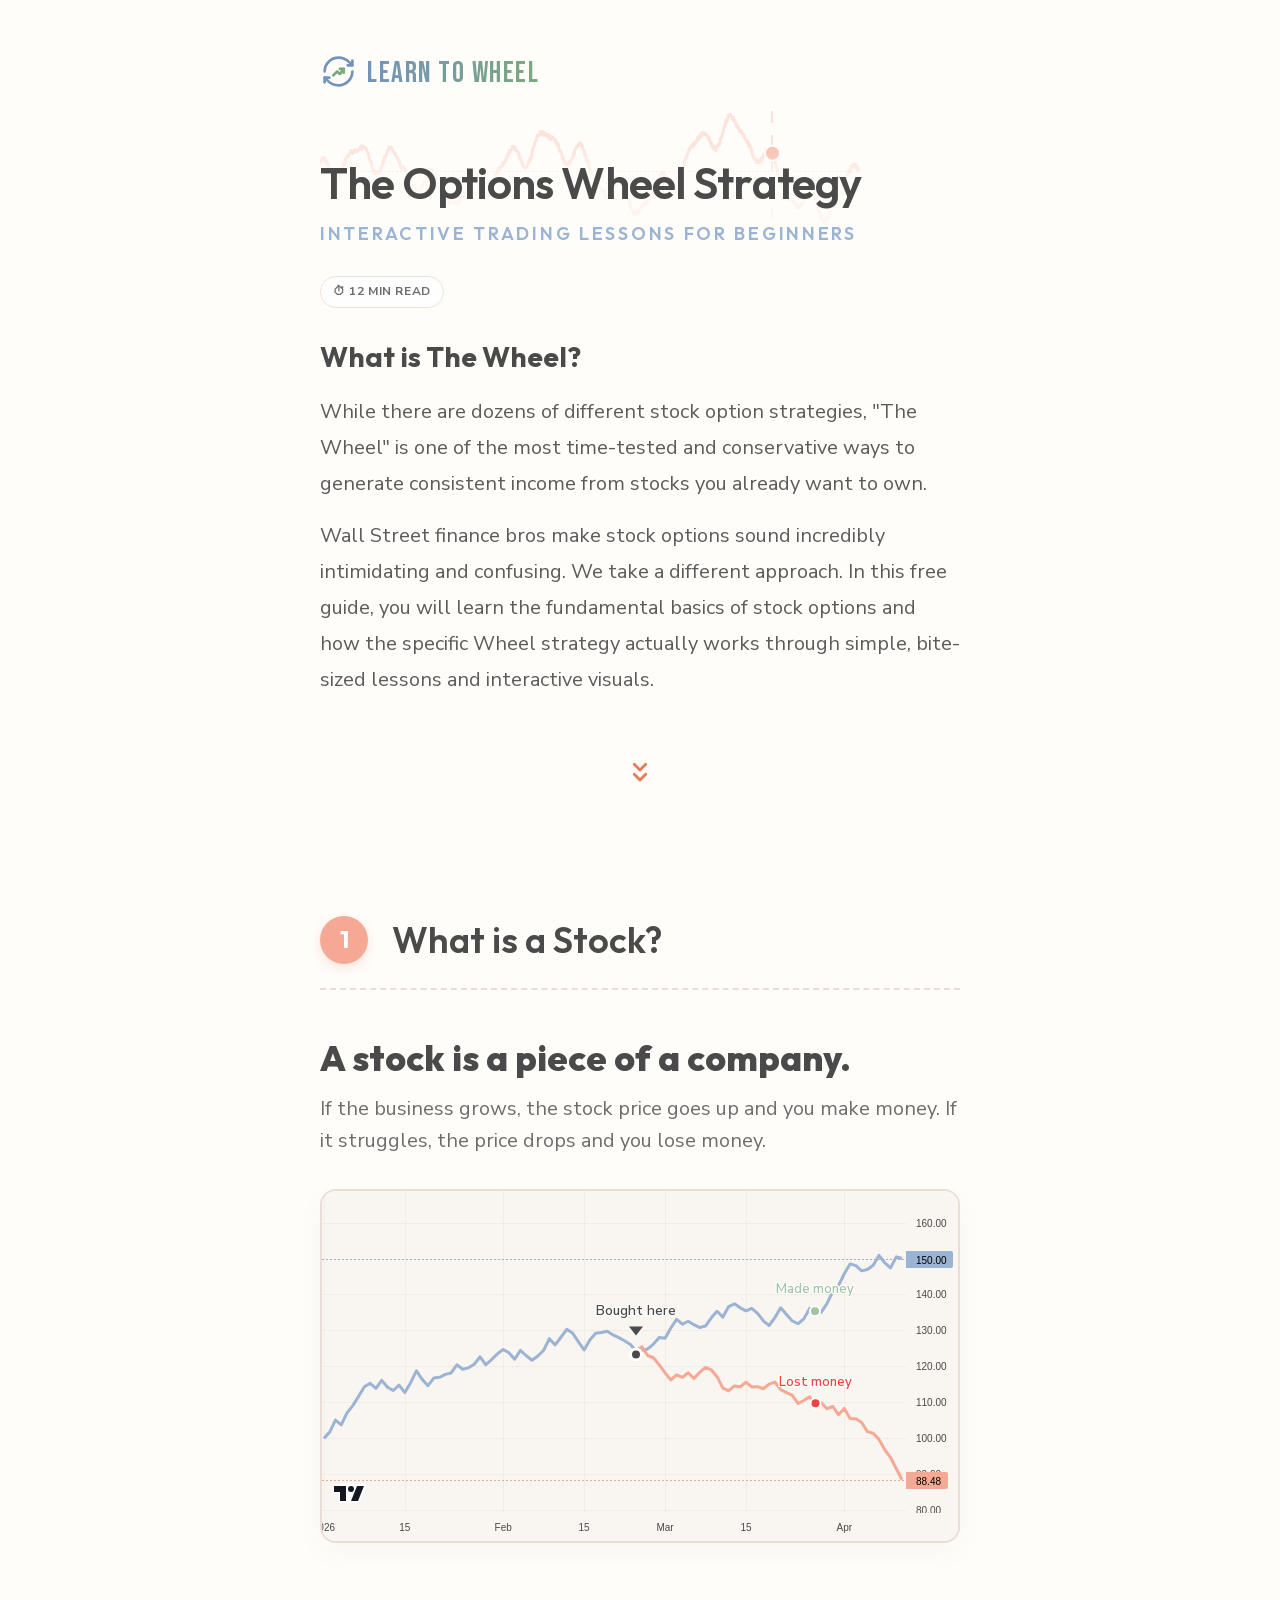
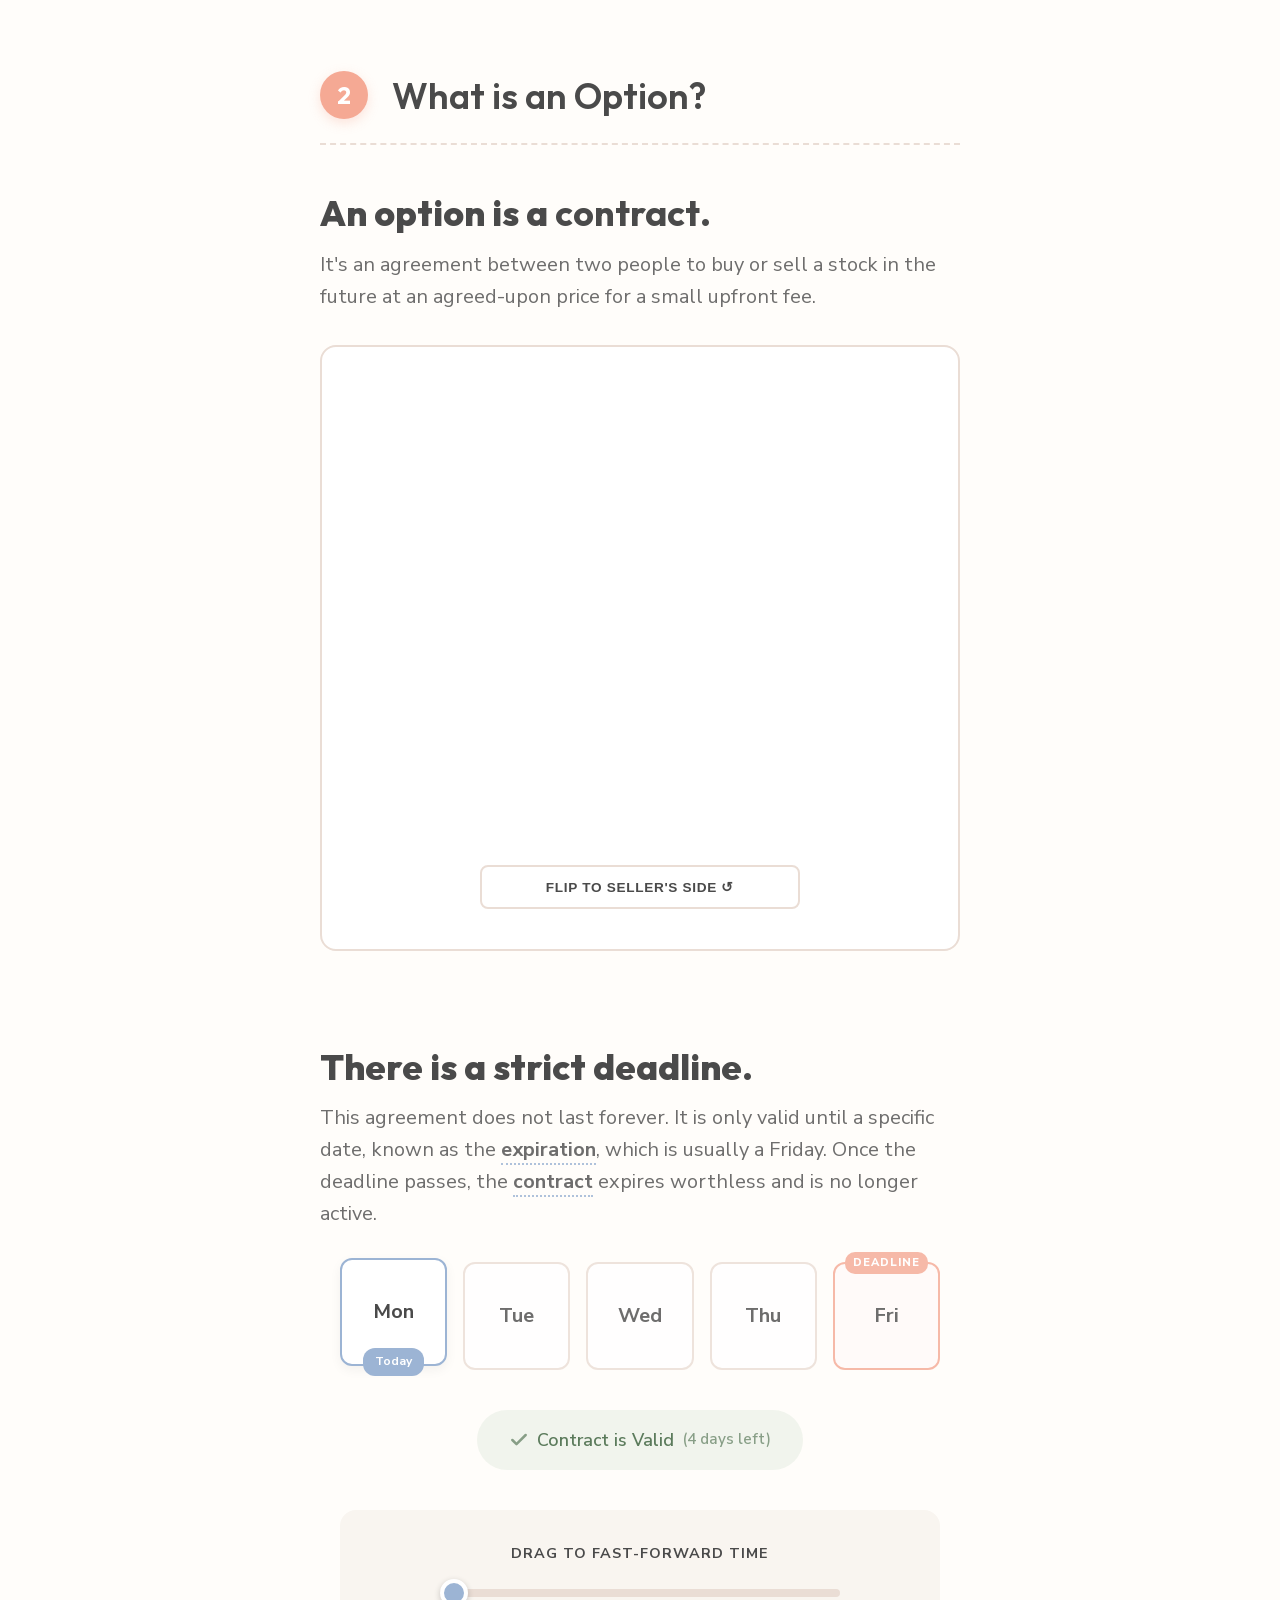
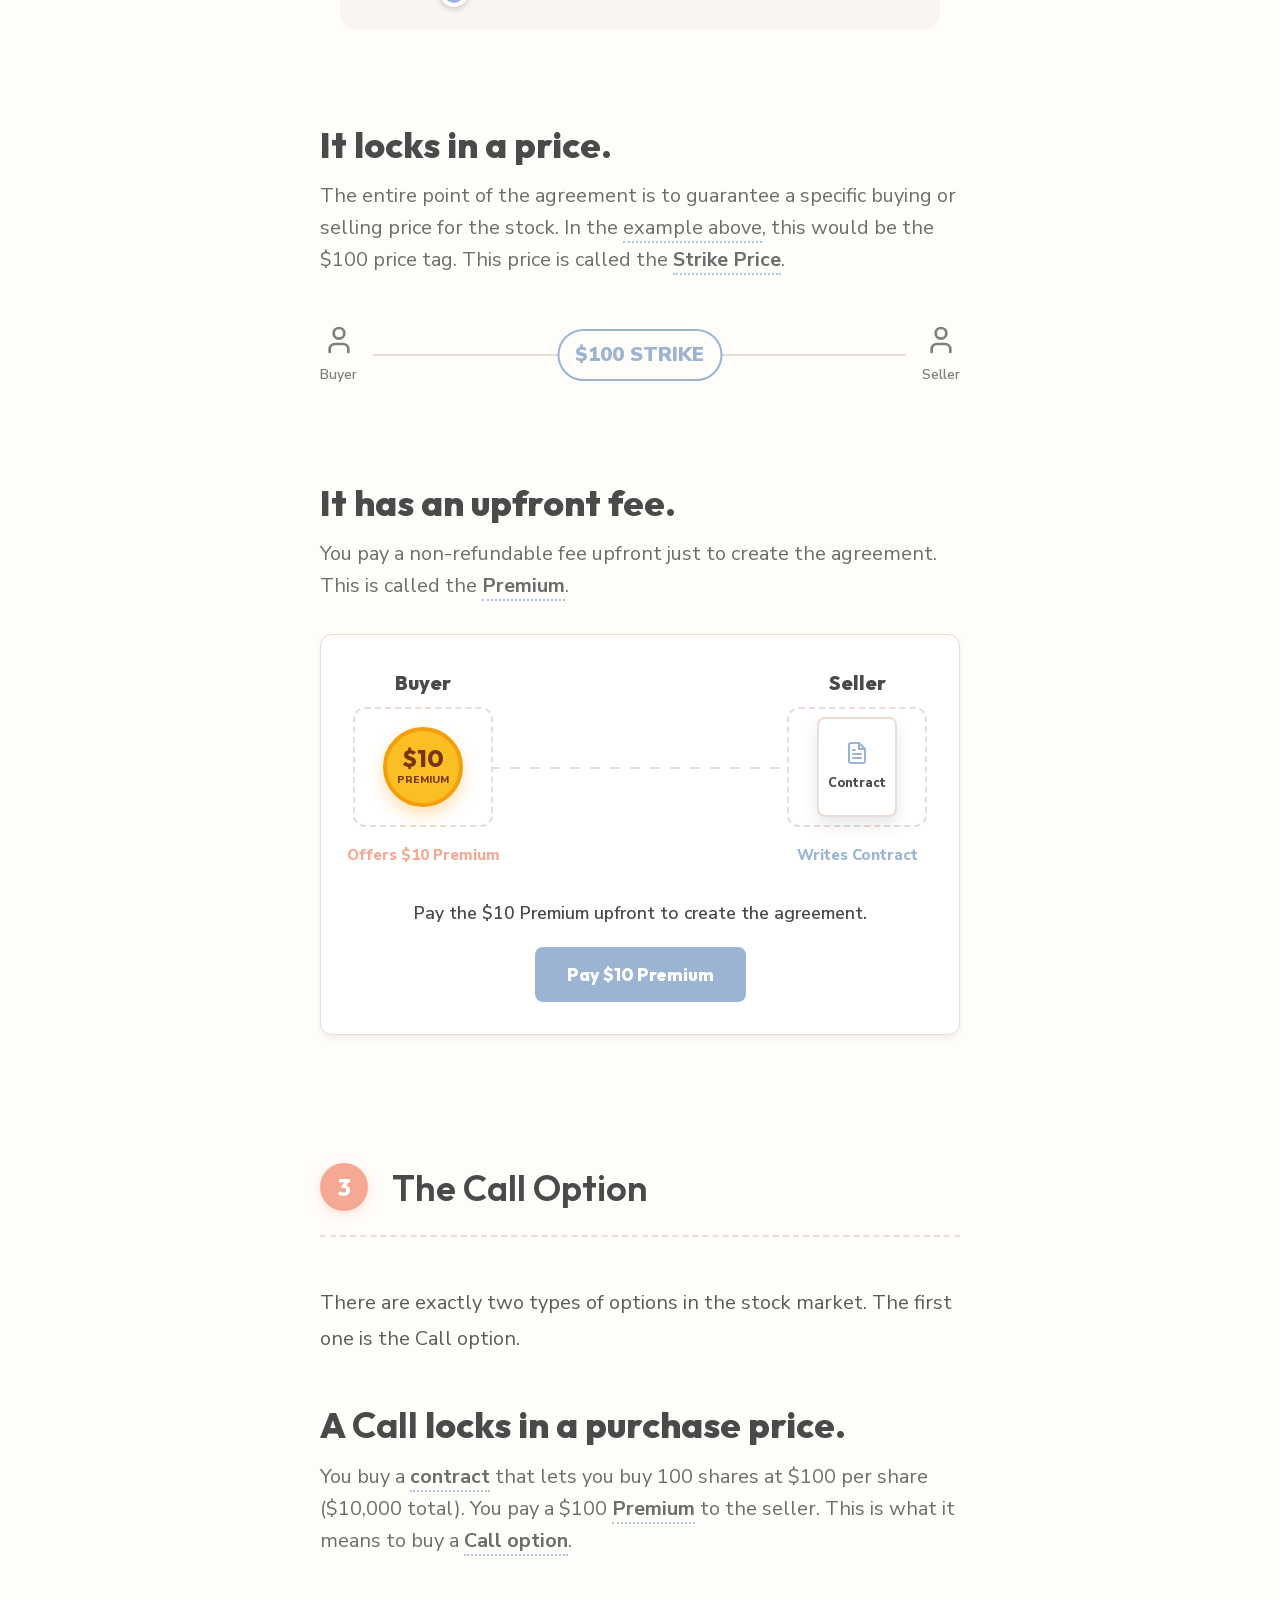
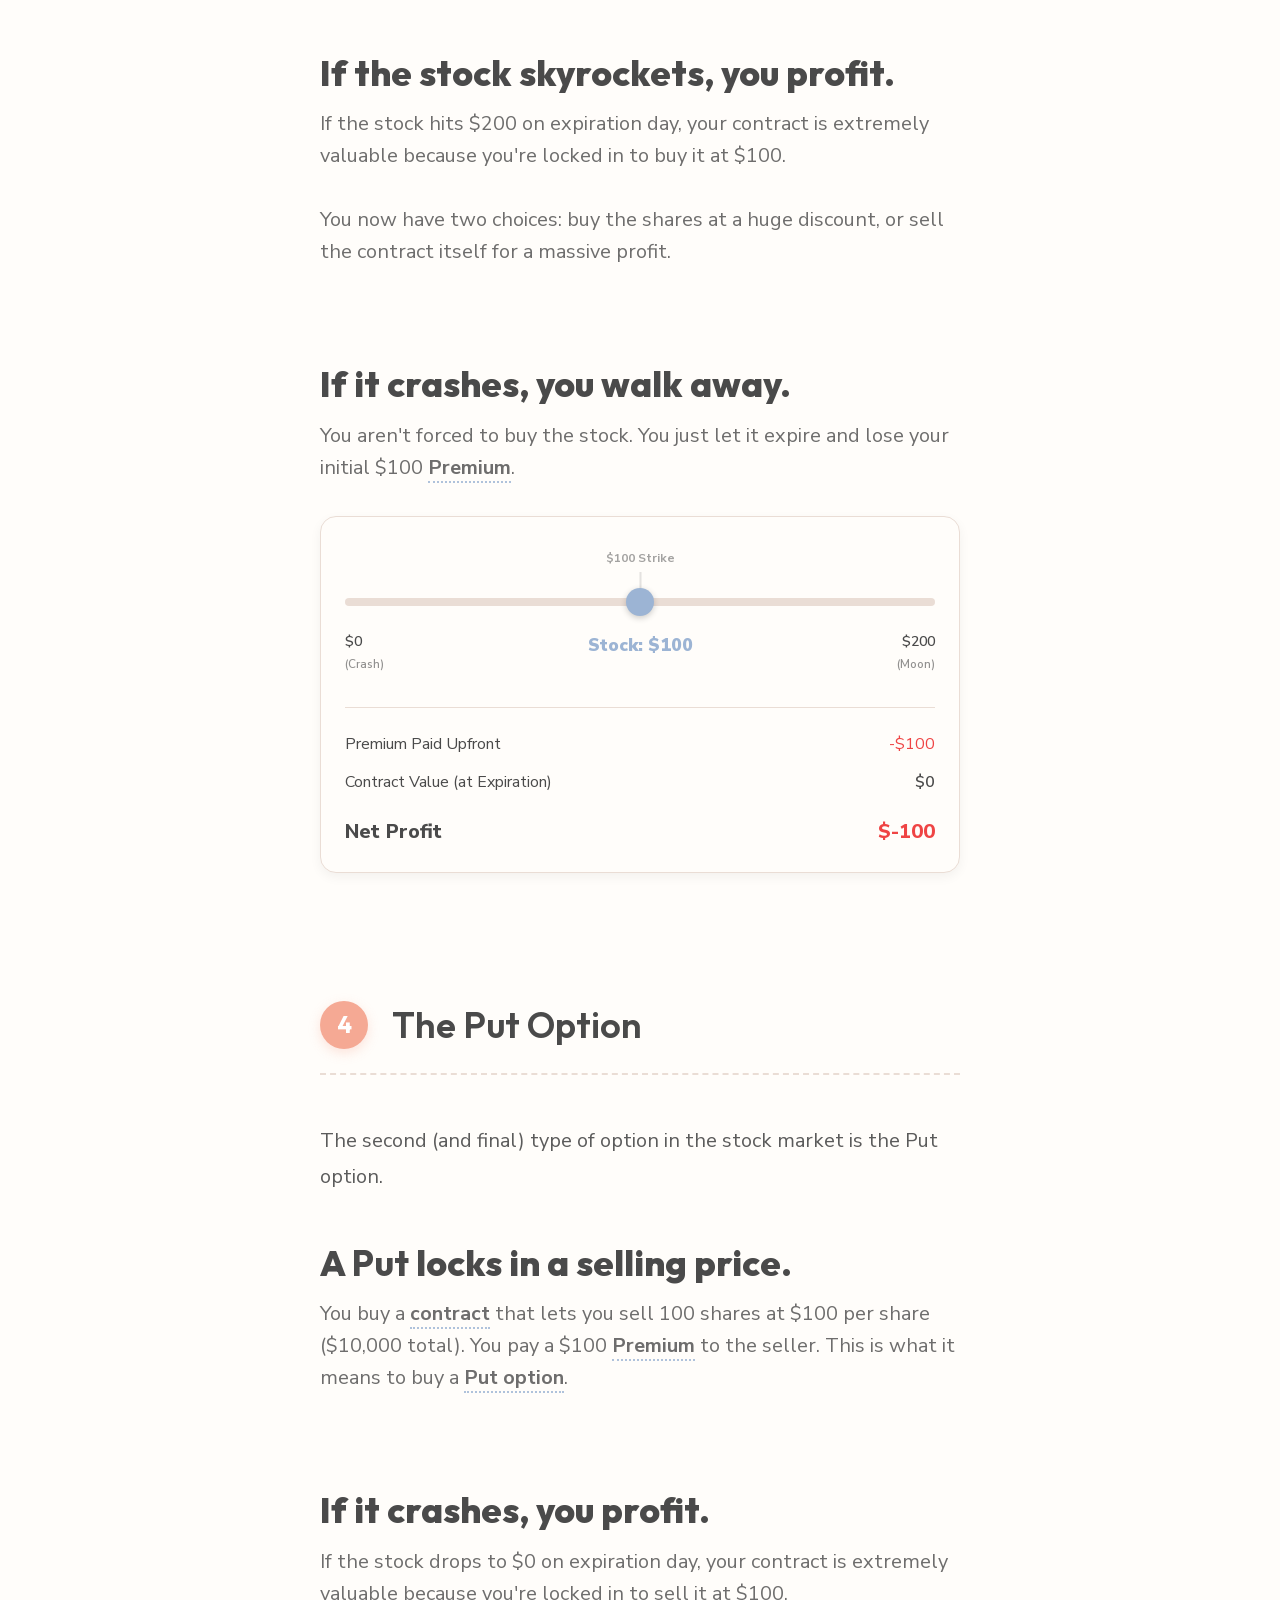
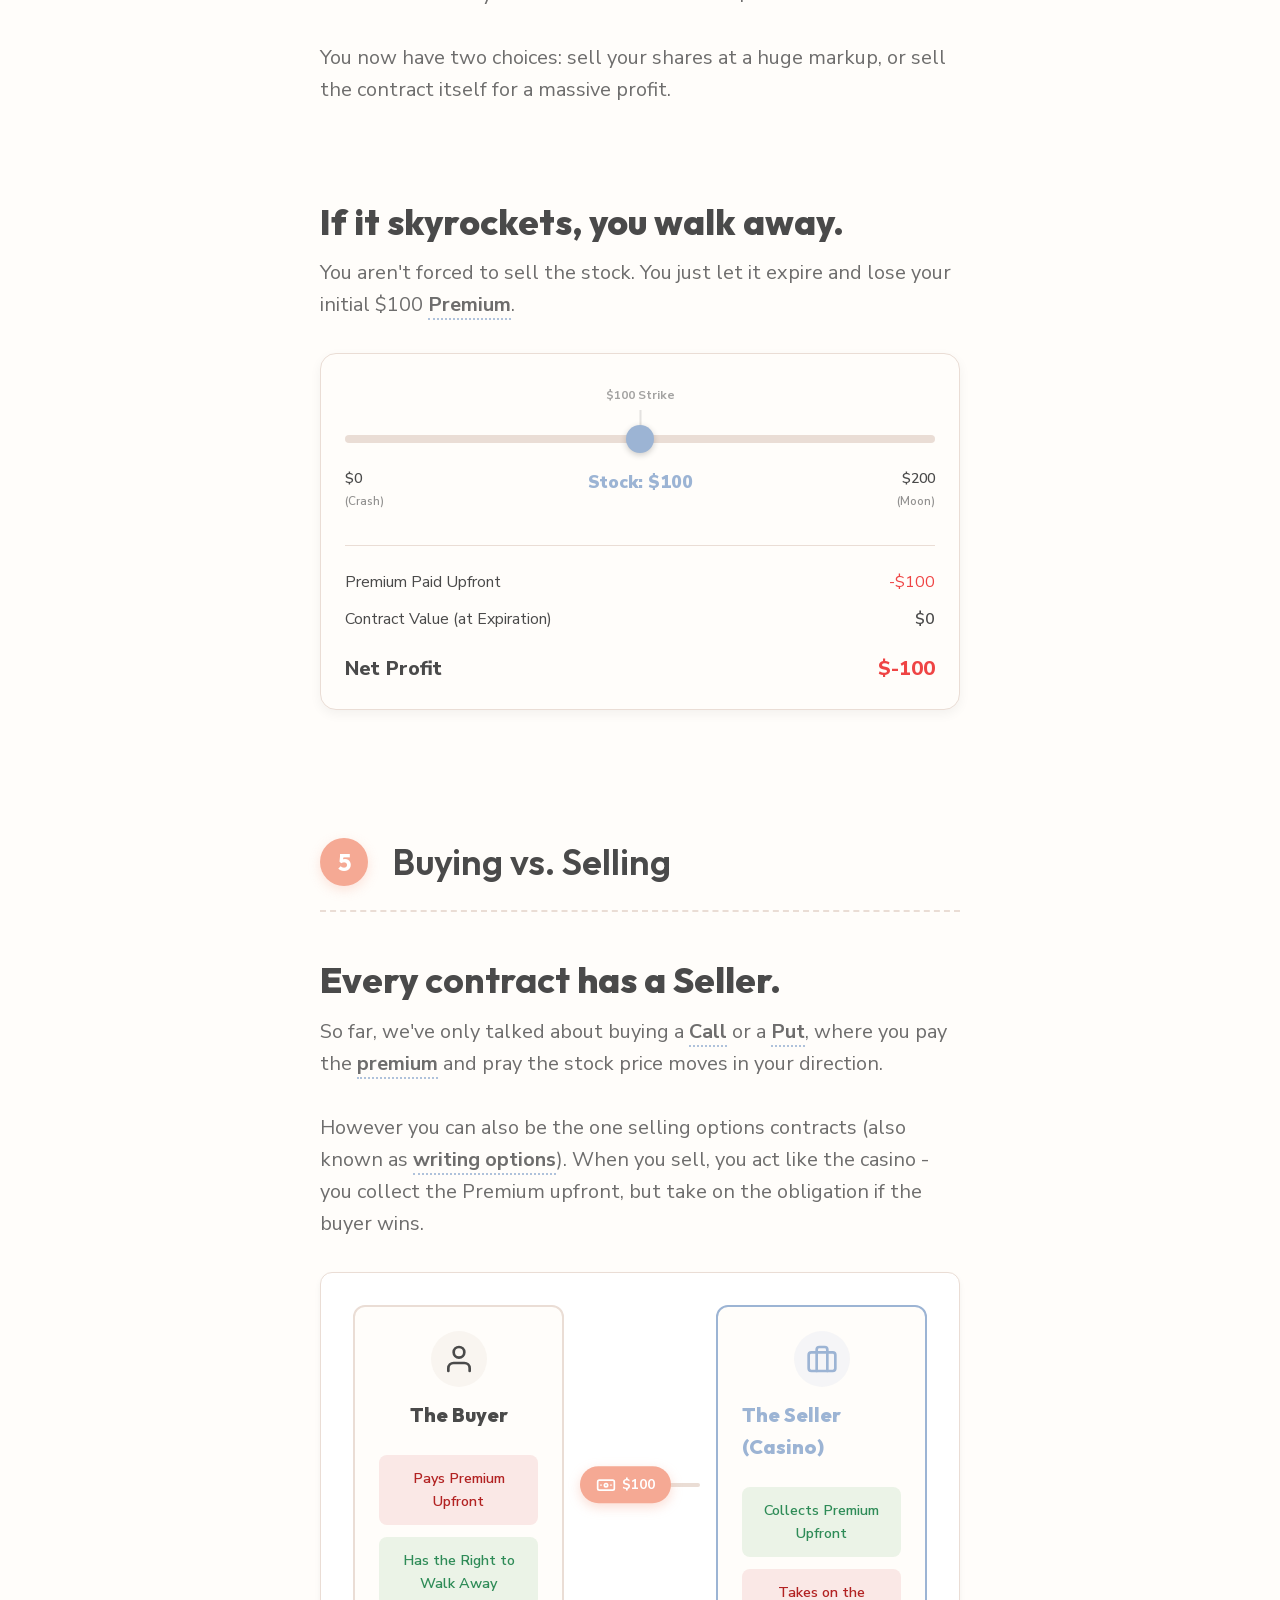
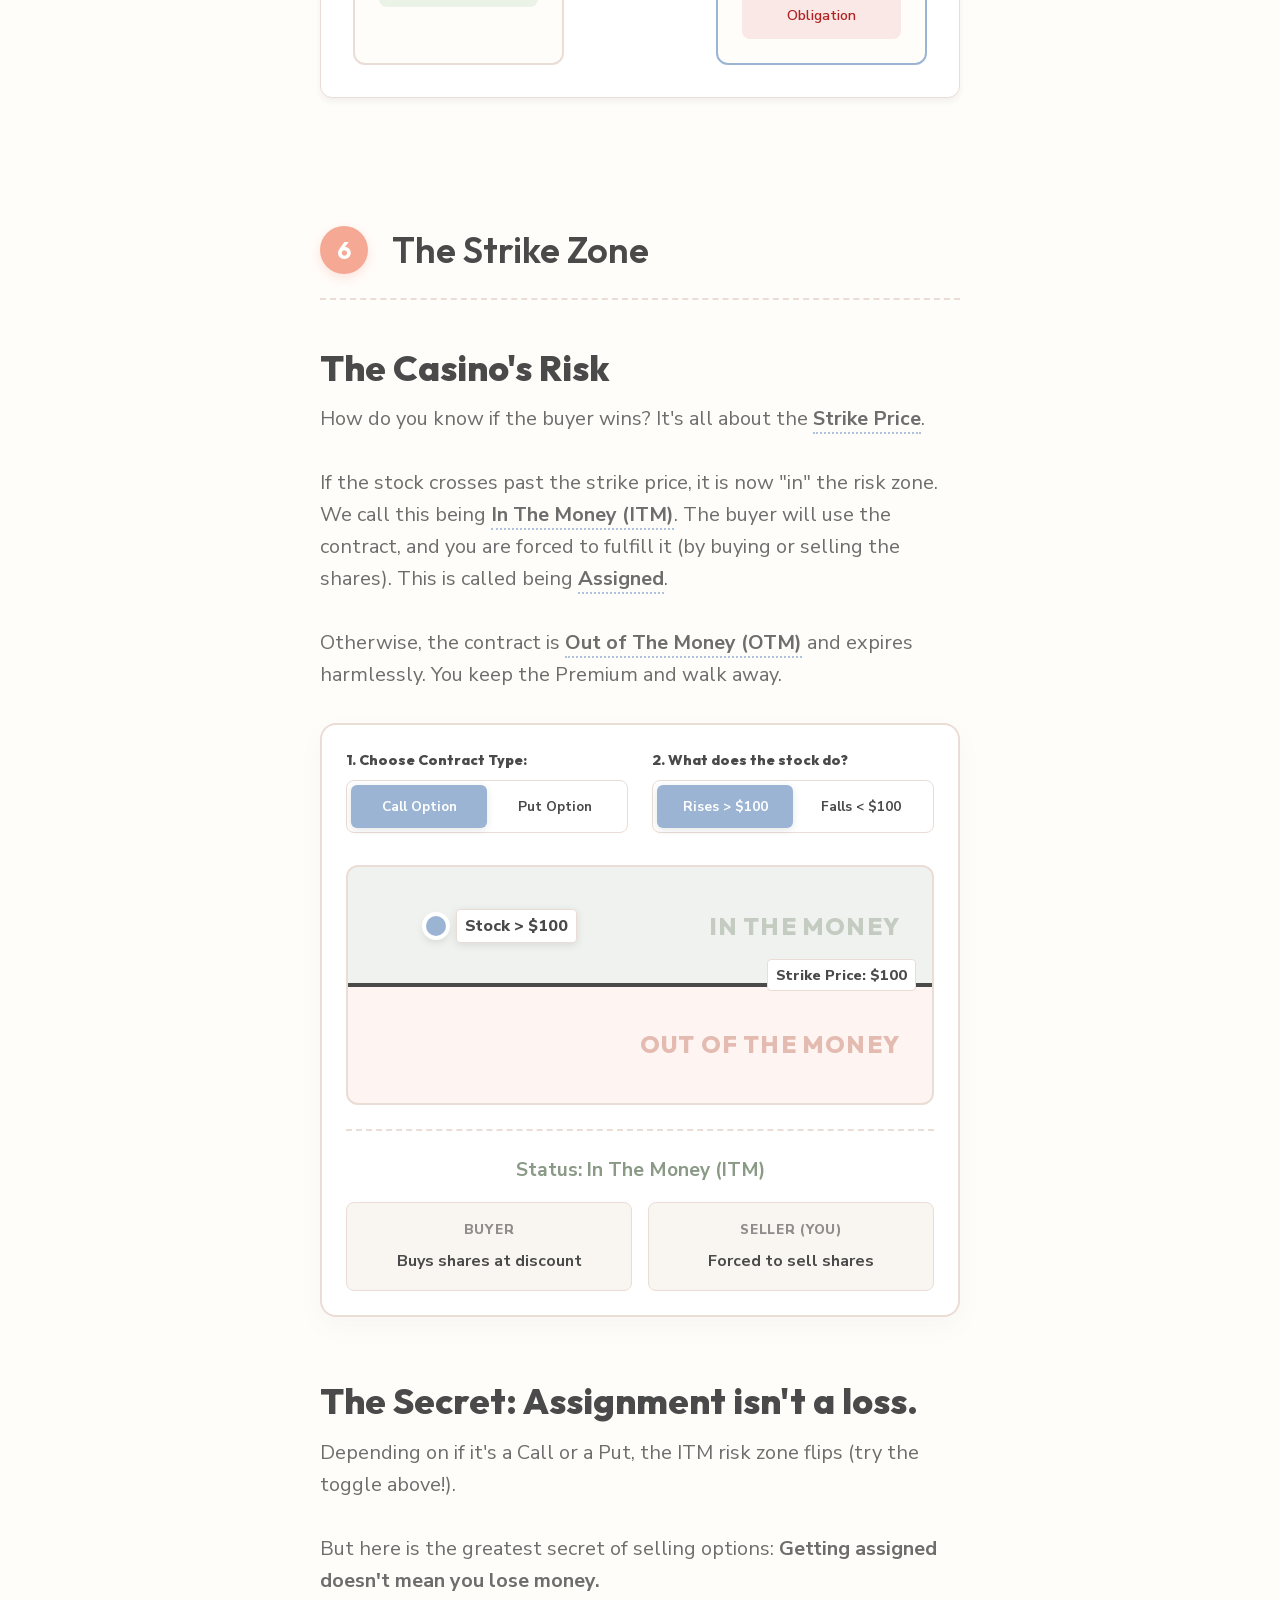
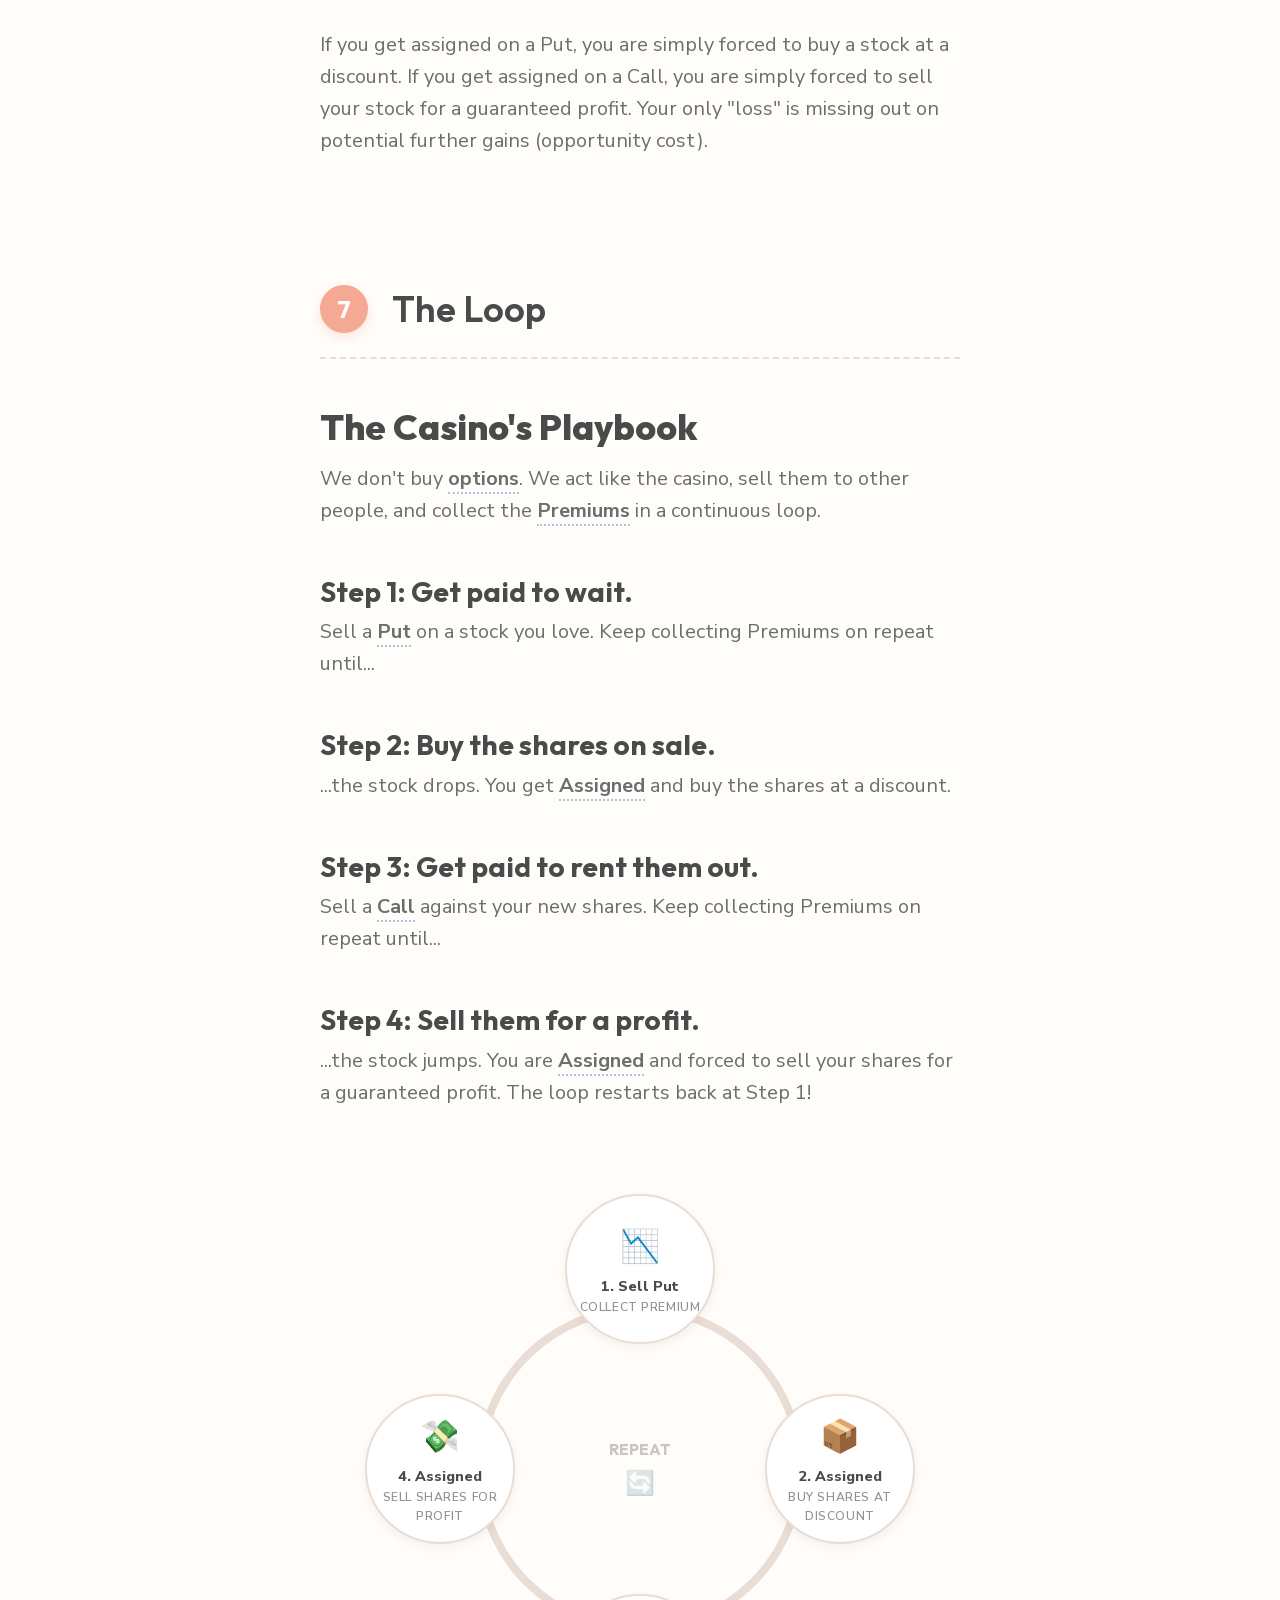
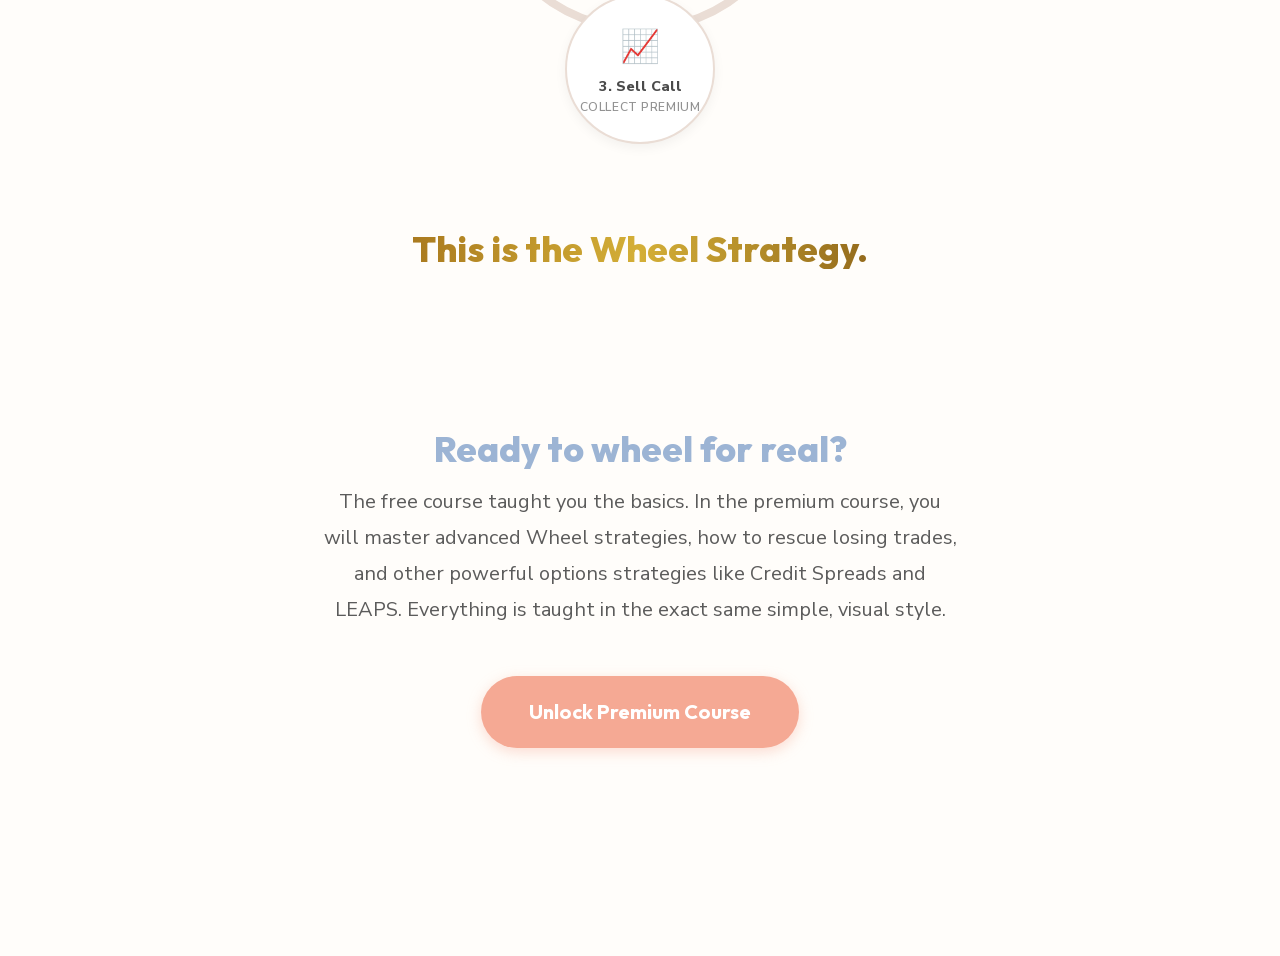
<file: index.html>
<!DOCTYPE html><html lang="en" class="outfit_111fb964-module__2Tb6wa__variable nunito_sans_1c223a0d-module__OYh0xa__variable"><head><meta charSet="utf-8"/><meta name="viewport" content="width=device-width, initial-scale=1"/><link rel="preload" href="/_next/static/media/0c89a48fa5027cee-s.p.2cyn07wtgehh0.woff2" as="font" crossorigin="" type="font/woff2"/><link rel="preload" href="/_next/static/media/1b99372b3eaef0c8-s.p.1gsd1jahc5dg_.woff2" as="font" crossorigin="" type="font/woff2"/><link rel="preload" href="/_next/static/media/f141b5b7abe57afc-s.p.380f-mwhk0aej.woff2" as="font" crossorigin="" type="font/woff2"/><link rel="preload" href="/_next/static/media/fabcf92ba1ccea36-s.p.1w_qz2ahumqmz.woff2" as="font" crossorigin="" type="font/woff2"/><link rel="stylesheet" href="/_next/static/chunks/1w3o21wi19sbp.css" data-precedence="next"/><link rel="stylesheet" href="/_next/static/chunks/13rpguy-182g8.css" data-precedence="next"/><link rel="preload" as="script" fetchPriority="low" href="/_next/static/chunks/310vm2bl3xxpt.js"/><script src="/_next/static/chunks/19mx3mg6lkumu.js" async=""></script><script src="/_next/static/chunks/3byuobrkyz9bj.js" async=""></script><script src="/_next/static/chunks/1eh83f1trsv72.js" async=""></script><script src="/_next/static/chunks/turbopack-2ts_dc91w-it6.js" async=""></script><script src="/_next/static/chunks/3fntmmi971322.js" async="" crossorigin=""></script><script src="/_next/static/chunks/22i43cg4l4-dq.js" async="" crossorigin=""></script><script src="/_next/static/chunks/44iw41dfmmmu-.js" async="" crossorigin=""></script><title>The Options Wheel Strategy | Interactive Course for Beginners</title><meta name="description" content="Learn the fundamental basics of stock options and master the time-tested Wheel strategy using simple, bite-sized interactive visuals."/><meta property="og:title" content="The Options Wheel Strategy | Interactive Course for Beginners"/><meta property="og:description" content="Learn the fundamental basics of stock options and master the time-tested Wheel strategy using simple, bite-sized interactive visuals."/><meta property="og:url" content="https://learntowheel.github.io"/><meta property="og:site_name" content="Learn to Wheel"/><meta property="og:type" content="website"/><meta name="twitter:card" content="summary_large_image"/><meta name="twitter:title" content="The Options Wheel Strategy | Interactive Course for Beginners"/><meta name="twitter:description" content="Learn the fundamental basics of stock options and master the time-tested Wheel strategy using simple, bite-sized interactive visuals."/><link rel="icon" href="/favicon.ico?favicon.2vob68tjqpejf.ico" sizes="256x256" type="image/x-icon"/><meta name="next-size-adjust" content=""/><script src="/_next/static/chunks/0cz1d0mv5g_q7.js" noModule=""></script></head><body><div hidden=""><!--$--><!--/$--></div><main class="page-module___8aEwW__main"><div class="page-module___8aEwW__container"><header style="margin-bottom:4rem;display:flex;justify-content:flex-start;align-items:center;position:relative;z-index:10"><div class="Logo-module__wacNiq__logoContainer bebas_neue_af2b8d71-module__kp4OnG__className" style="font-size:1.85rem"><span class="Logo-module__wacNiq__profitCycleIcon"><svg class="Logo-module__wacNiq__spinOnly" viewBox="0 0 24 24" fill="none" stroke="var(--primary-dark)" stroke-width="1.75" stroke-linecap="round" stroke-linejoin="round"><path d="M3 12a9 9 0 0 1 9-9 9.75 9.75 0 0 1 6.74 2.74L21 8"></path><path d="M21 5v3h-3"></path><path d="M21 12a9 9 0 0 1-9 9 9.75 9.75 0 0 1-6.74-2.74L3 16"></path><path d="M6 16H3v3"></path></svg><svg class="Logo-module__wacNiq__absoluteInner" viewBox="0 0 24 24" fill="none" stroke-width="2" stroke-linecap="round" stroke-linejoin="round"><path d="M8 15l3-3 2 2 3-4" stroke="var(--secondary-dark)"></path><polyline points="13 10 16 10 16 13" stroke="var(--secondary-dark)"></polyline></svg></span><span class="Logo-module__wacNiq__bebasText"><span style="background-image:linear-gradient(90deg, var(--primary-dark), var(--secondary-dark));-webkit-background-clip:text;-webkit-text-fill-color:transparent">LEARN TO WHEEL</span></span></div></header><div class="page-module___8aEwW__header" data-section-index="0"><div style="position:relative;padding-top:3rem;margin-top:-3rem;padding-bottom:0.5rem;display:inline-block"><div class="HeroBackgroundChart-module__PZmBnq__container"></div><div style="position:relative;z-index:1;pointer-events:none"><h1 class="page-module___8aEwW__mainTitle" style="margin-bottom:0">The Options Wheel Strategy<br/><small class="page-module___8aEwW__subTitle">Interactive Trading Lessons for Beginners</small></h1></div></div><div style="position:relative;z-index:1"><div class="page-module___8aEwW__metaRow" style="margin-top:1.5rem"><span class="page-module___8aEwW__metaBadge">⏱ 12 MIN READ</span></div><h2 class="page-module___8aEwW__whyTitle">What is The Wheel?</h2><p class="page-module___8aEwW__intro" style="margin-top:0">While there are dozens of different stock option strategies, &quot;The Wheel&quot; is one of the most time-tested and conservative ways to generate consistent income from stocks you already want to own.</p><p class="page-module___8aEwW__intro">Wall Street finance bros make stock options sound incredibly intimidating and confusing. We take a different approach. In this free guide, you will learn the fundamental basics of stock options and how the specific Wheel strategy actually works through simple, bite-sized lessons and interactive visuals.</p></div><div class="page-module___8aEwW__scrollArrow" style="position:relative;z-index:10;pointer-events:none"><svg width="28" height="16" viewBox="0 0 24 14" fill="none" stroke="currentColor" stroke-width="2.5" stroke-linecap="round" stroke-linejoin="round"><polyline points="7 2 12 7 17 2"></polyline></svg><svg width="28" height="16" viewBox="0 0 24 14" fill="none" stroke="currentColor" stroke-width="2.5" stroke-linecap="round" stroke-linejoin="round" style="margin-top:-6px"><polyline points="7 2 12 7 17 2"></polyline></svg></div></div><div class="page-module___8aEwW__lesson" data-section-index="1"><div class="page-module___8aEwW__lessonHeader"><div class="page-module___8aEwW__lessonNumber">1</div><h2 class="page-module___8aEwW__lessonTitle">What is a Stock?</h2></div><div class="page-module___8aEwW__lightSection"><h1 class="page-module___8aEwW__hugeTitle">A stock is a piece of a company.</h1><p class="page-module___8aEwW__shortDesc">If the business grows, the stock price goes up and you make money. If it struggles, the price drops and you lose money.</p><div class="StockChart-module__gfmm5G__chartPlaceholder" style="position:relative"><div class="StockChart-module__gfmm5G__chartContainer"></div></div></div></div><div class="page-module___8aEwW__lesson" data-section-index="2"><div class="page-module___8aEwW__lessonHeader"><div class="page-module___8aEwW__lessonNumber">2</div><h2 class="page-module___8aEwW__lessonTitle">What is an Option?</h2></div><div class="page-module___8aEwW__lightSection" id="contract"><h1 class="page-module___8aEwW__hugeTitle">An option is a <a href="#contract" class="page-module___8aEwW__termLink"><strong>contract</strong></a>.</h1><p class="page-module___8aEwW__shortDesc">It&#x27;s an agreement between two people to buy or sell a stock in the future at an agreed-upon price for a small upfront fee.</p><div class="ContractIllustration-module__WPVCGG__container"><div class="ContractIllustration-module__WPVCGG__flipWrapper"><div class="ContractIllustration-module__WPVCGG__flipper "><div class="ContractIllustration-module__WPVCGG__documentFront"><div><div class="ContractIllustration-module__WPVCGG__docHeader">THE AGREEMENT</div><div class="ContractIllustration-module__WPVCGG__plainText">&quot;I am paying you <strong class="ContractIllustration-module__WPVCGG__secondaryHighlight">$10</strong> today for the right to buy your stock for exactly <strong class="ContractIllustration-module__WPVCGG__secondaryHighlight">$100</strong> anytime before <strong class="ContractIllustration-module__WPVCGG__secondaryHighlight">Friday</strong>, no matter what the market does.<br/><br/>I can walk away at any time. But either way, my $10 fee is non-refundable.&quot;</div></div><div class="ContractIllustration-module__WPVCGG__signature">- The Buyer</div></div><div class="ContractIllustration-module__WPVCGG__documentBack"><div><div class="ContractIllustration-module__WPVCGG__docHeader">THE AGREEMENT</div><div class="ContractIllustration-module__WPVCGG__plainText">&quot;I accept your <strong class="ContractIllustration-module__WPVCGG__accentHighlight">$10</strong> today. In exchange, if you decide to buy my stock anytime before <strong class="ContractIllustration-module__WPVCGG__accentHighlight">Friday</strong>, I am forced to sell it to you for exactly <strong class="ContractIllustration-module__WPVCGG__accentHighlight">$100</strong>, no matter what the market does.<br/><br/>Whether you buy the stock or walk away, I get to keep the $10 fee as profit.&quot;</div></div><div class="ContractIllustration-module__WPVCGG__signature">- The Seller</div></div></div></div><div class="ContractIllustration-module__WPVCGG__buttonContainer"><button class="ContractIllustration-module__WPVCGG__flipButton">Flip to <!-- -->Seller&#x27;s<!-- --> Side ↺</button></div></div></div><div class="page-module___8aEwW__lightSection" id="expiration"><h1 class="page-module___8aEwW__hugeTitle">There is a strict deadline.</h1><p class="page-module___8aEwW__shortDesc">This agreement does not last forever. It is only valid until a specific date, known as the <a href="#expiration" class="page-module___8aEwW__termLink"><strong>expiration</strong></a>, which is usually a Friday. Once the deadline passes, the <a href="#contract" class="page-module___8aEwW__termLink"><strong>contract</strong></a> expires worthless and is no longer active.</p><div class="CalendarGraphic-module__MNz3eG__container"><div class="CalendarGraphic-module__MNz3eG__calendarRow"><div class="CalendarGraphic-module__MNz3eG__dayCard CalendarGraphic-module__MNz3eG__active "><div class="CalendarGraphic-module__MNz3eG__dayName">Mon</div><div class="CalendarGraphic-module__MNz3eG__todayPill">Today</div></div><div class="CalendarGraphic-module__MNz3eG__dayCard CalendarGraphic-module__MNz3eG__future "><div class="CalendarGraphic-module__MNz3eG__dayName">Tue</div></div><div class="CalendarGraphic-module__MNz3eG__dayCard CalendarGraphic-module__MNz3eG__future "><div class="CalendarGraphic-module__MNz3eG__dayName">Wed</div></div><div class="CalendarGraphic-module__MNz3eG__dayCard CalendarGraphic-module__MNz3eG__future "><div class="CalendarGraphic-module__MNz3eG__dayName">Thu</div></div><div class="CalendarGraphic-module__MNz3eG__dayCard CalendarGraphic-module__MNz3eG__future CalendarGraphic-module__MNz3eG__deadlineCard"><div class="CalendarGraphic-module__MNz3eG__dayName">Fri</div><div class="CalendarGraphic-module__MNz3eG__deadlineLabel">DEADLINE</div></div></div><div class="CalendarGraphic-module__MNz3eG__contractStatus"><div class="CalendarGraphic-module__MNz3eG__statusActive"><span class="CalendarGraphic-module__MNz3eG__icon"><svg width="20" height="20" viewBox="0 0 24 24" fill="none" stroke="currentColor" stroke-width="3" stroke-linecap="round" stroke-linejoin="round"><polyline points="20 6 9 17 4 12"></polyline></svg></span>Contract is Valid <span>(<!-- -->4<!-- --> days left)</span></div></div><div class="CalendarGraphic-module__MNz3eG__controls"><div class="CalendarGraphic-module__MNz3eG__instruction">Drag to fast-forward time</div><input type="range" min="0" max="4" class="CalendarGraphic-module__MNz3eG__slider" value="0"/></div></div></div><div class="page-module___8aEwW__lightSection" id="strike"><h1 class="page-module___8aEwW__hugeTitle">It locks in a price.</h1><p class="page-module___8aEwW__shortDesc">The entire point of the agreement is to guarantee a specific buying or selling price for the stock. In the <a href="#contract" class="page-module___8aEwW__termLink">example above</a>, this would be the $100 price tag. This price is called the <a href="#strike" class="page-module___8aEwW__termLink"><strong>Strike Price</strong></a>.</p><div style="display:flex;align-items:center;justify-content:center;margin:3rem 0 1rem;width:100%"><div style="display:flex;flex-direction:column;align-items:center;opacity:0.7"><svg width="32" height="32" viewBox="0 0 24 24" fill="none" stroke="currentColor" stroke-width="2" stroke-linecap="round" stroke-linejoin="round"><path d="M19 21v-2a4 4 0 0 0-4-4H9a4 4 0 0 0-4 4v2"></path><circle cx="12" cy="7" r="4"></circle></svg><span style="font-size:0.875rem;font-weight:600;margin-top:0.5rem">Buyer</span></div><div style="flex:1;height:2px;background:var(--border);margin:0 1rem;position:relative"><div style="position:absolute;top:50%;left:50%;transform:translate(-50%, -50%);background:var(--background);padding:0.5rem 1rem;border:2px solid var(--primary);border-radius:100px;color:var(--primary);font-weight:900;font-size:1.25rem;white-space:nowrap">$100 STRIKE</div></div><div style="display:flex;flex-direction:column;align-items:center;opacity:0.7"><svg width="32" height="32" viewBox="0 0 24 24" fill="none" stroke="currentColor" stroke-width="2" stroke-linecap="round" stroke-linejoin="round"><path d="M19 21v-2a4 4 0 0 0-4-4H9a4 4 0 0 0-4 4v2"></path><circle cx="12" cy="7" r="4"></circle></svg><span style="font-size:0.875rem;font-weight:600;margin-top:0.5rem">Seller</span></div></div></div><div class="page-module___8aEwW__lightSection" id="premium"><h1 class="page-module___8aEwW__hugeTitle">It has an upfront fee.</h1><p class="page-module___8aEwW__shortDesc">You pay a non-refundable fee upfront just to create the agreement. This is called the <a href="#premium" class="page-module___8aEwW__termLink"><strong>Premium</strong></a>.</p><div class="PremiumAnimation-module__PAbwiG__container"><div class="PremiumAnimation-module__PAbwiG__desk"><div class="PremiumAnimation-module__PAbwiG__zone undefined"><div class="PremiumAnimation-module__PAbwiG__zoneTitle">Buyer</div><div class="PremiumAnimation-module__PAbwiG__zoneBox" style="border-color:var(--border)"></div><div class="PremiumAnimation-module__PAbwiG__successLabel" style="color:var(--accent)">Offers $10 Premium</div></div><div class="PremiumAnimation-module__PAbwiG__zone undefined"><div class="PremiumAnimation-module__PAbwiG__zoneTitle">Seller</div><div class="PremiumAnimation-module__PAbwiG__zoneBox" style="border-color:var(--border)"></div><div class="PremiumAnimation-module__PAbwiG__successLabel" style="color:var(--primary)">Writes Contract</div></div><div class="PremiumAnimation-module__PAbwiG__movingLayer"><div class="PremiumAnimation-module__PAbwiG__coin "><div class="PremiumAnimation-module__PAbwiG__coinInner"><span class="PremiumAnimation-module__PAbwiG__coinAmount">$10</span><span class="PremiumAnimation-module__PAbwiG__coinLabel">Premium</span></div></div><div class="PremiumAnimation-module__PAbwiG__contract "><svg width="24" height="24" viewBox="0 0 24 24" fill="none" stroke="currentColor" stroke-width="2" stroke-linecap="round" stroke-linejoin="round"><path d="M14 2H6a2 2 0 0 0-2 2v16a2 2 0 0 0 2 2h12a2 2 0 0 0 2-2V8z"></path><polyline points="14 2 14 8 20 8"></polyline><line x1="16" y1="13" x2="8" y2="13"></line><line x1="16" y1="17" x2="8" y2="17"></line><polyline points="10 9 9 9 8 9"></polyline></svg><span>Contract</span></div></div></div><div class="PremiumAnimation-module__PAbwiG__controls"><div class="PremiumAnimation-module__PAbwiG__instruction"><span>Pay the $10 Premium upfront to create the agreement.</span></div><button class="PremiumAnimation-module__PAbwiG__payButton">Pay $10 Premium</button></div></div></div></div><div class="page-module___8aEwW__lesson" data-section-index="3" id="call-option"><div class="page-module___8aEwW__lessonHeader"><div class="page-module___8aEwW__lessonNumber">3</div><h2 class="page-module___8aEwW__lessonTitle">The Call Option</h2></div><p class="page-module___8aEwW__intro" style="margin-top:0;margin-bottom:3rem">There are exactly two types of options in the stock market. The first one is the Call option.</p><div class="page-module___8aEwW__lightSection"><h1 class="page-module___8aEwW__hugeTitle">A <a href="#call-option" class="page-module___8aEwW__termLink"><strong>Call</strong></a> locks in a purchase price.</h1><p class="page-module___8aEwW__shortDesc">You buy a <a href="#contract" class="page-module___8aEwW__termLink"><strong>contract</strong></a> that lets you buy 100 shares at $100 per share ($10,000 total). You pay a $100 <a href="#premium" class="page-module___8aEwW__termLink"><strong>Premium</strong></a> to the seller. This is what it means to buy a <a href="#call-option" class="page-module___8aEwW__termLink"><strong>Call option</strong></a>.</p></div><div class="page-module___8aEwW__lightSection"><h1 class="page-module___8aEwW__hugeTitle">If the stock skyrockets, you profit.</h1><p class="page-module___8aEwW__shortDesc">If the stock hits $200 on expiration day, your contract is extremely valuable because you&#x27;re locked in to buy it at $100.<br/><br/>You now have two choices: buy the shares at a huge discount, or sell the contract itself for a massive profit.</p></div><div class="page-module___8aEwW__lightSection"><h1 class="page-module___8aEwW__hugeTitle">If it crashes, you walk away.</h1><p class="page-module___8aEwW__shortDesc">You aren&#x27;t forced to buy the stock. You just let it expire and lose your initial $100 <a href="#premium" class="page-module___8aEwW__termLink"><strong>Premium</strong></a>.</p><div class="ProfitVisualizer-module__V8PuKa__container"><div class="ProfitVisualizer-module__V8PuKa__sliderWrapper"><div class="ProfitVisualizer-module__V8PuKa__strikeMarkerContainer"><div class="ProfitVisualizer-module__V8PuKa__strikeMarkerLabel">$100 Strike</div><div class="ProfitVisualizer-module__V8PuKa__strikeMarkerLine"></div></div><input type="range" min="0" max="200" step="1" class="ProfitVisualizer-module__V8PuKa__slider" value="100"/><div class="ProfitVisualizer-module__V8PuKa__sliderLabels"><span>$0<br/><small style="opacity:0.6">(Crash)</small></span><span class="ProfitVisualizer-module__V8PuKa__currentPriceLabel">Stock: $<!-- -->100</span><span style="text-align:right">$200<br/><small style="opacity:0.6">(Moon)</small></span></div></div><div class="ProfitVisualizer-module__V8PuKa__metrics"><div class="ProfitVisualizer-module__V8PuKa__metricRow"><span>Premium Paid Upfront</span><span class="ProfitVisualizer-module__V8PuKa__negative">-$100</span></div><div class="ProfitVisualizer-module__V8PuKa__metricRow"><span>Contract Value (at Expiration)</span><strong>$<!-- -->0</strong></div><div class="ProfitVisualizer-module__V8PuKa__metricRow ProfitVisualizer-module__V8PuKa__profitRow"><span>Net Profit</span><span class="ProfitVisualizer-module__V8PuKa__negative">$<!-- -->-100</span></div></div></div></div></div><div class="page-module___8aEwW__lesson" data-section-index="4" id="put-option"><div class="page-module___8aEwW__lessonHeader"><div class="page-module___8aEwW__lessonNumber">4</div><h2 class="page-module___8aEwW__lessonTitle">The Put Option</h2></div><p class="page-module___8aEwW__intro" style="margin-top:0;margin-bottom:3rem">The second (and final) type of option in the stock market is the Put option.</p><div class="page-module___8aEwW__lightSection"><h1 class="page-module___8aEwW__hugeTitle">A <a href="#put-option" class="page-module___8aEwW__termLink"><strong>Put</strong></a> locks in a selling price.</h1><p class="page-module___8aEwW__shortDesc">You buy a <a href="#contract" class="page-module___8aEwW__termLink"><strong>contract</strong></a> that lets you sell 100 shares at $100 per share ($10,000 total). You pay a $100 <a href="#premium" class="page-module___8aEwW__termLink"><strong>Premium</strong></a> to the seller. This is what it means to buy a <a href="#put-option" class="page-module___8aEwW__termLink"><strong>Put option</strong></a>.</p></div><div class="page-module___8aEwW__lightSection"><h1 class="page-module___8aEwW__hugeTitle">If it crashes, you profit.</h1><p class="page-module___8aEwW__shortDesc">If the stock drops to $0 on expiration day, your contract is extremely valuable because you&#x27;re locked in to sell it at $100.<br/><br/>You now have two choices: sell your shares at a huge markup, or sell the contract itself for a massive profit.</p></div><div class="page-module___8aEwW__lightSection"><h1 class="page-module___8aEwW__hugeTitle">If it skyrockets, you walk away.</h1><p class="page-module___8aEwW__shortDesc">You aren&#x27;t forced to sell the stock. You just let it expire and lose your initial $100 <a href="#premium" class="page-module___8aEwW__termLink"><strong>Premium</strong></a>.</p><div class="ProfitVisualizer-module__V8PuKa__container"><div class="ProfitVisualizer-module__V8PuKa__sliderWrapper"><div class="ProfitVisualizer-module__V8PuKa__strikeMarkerContainer"><div class="ProfitVisualizer-module__V8PuKa__strikeMarkerLabel">$100 Strike</div><div class="ProfitVisualizer-module__V8PuKa__strikeMarkerLine"></div></div><input type="range" min="0" max="200" step="1" class="ProfitVisualizer-module__V8PuKa__slider" value="100"/><div class="ProfitVisualizer-module__V8PuKa__sliderLabels"><span>$0<br/><small style="opacity:0.6">(Crash)</small></span><span class="ProfitVisualizer-module__V8PuKa__currentPriceLabel">Stock: $<!-- -->100</span><span style="text-align:right">$200<br/><small style="opacity:0.6">(Moon)</small></span></div></div><div class="ProfitVisualizer-module__V8PuKa__metrics"><div class="ProfitVisualizer-module__V8PuKa__metricRow"><span>Premium Paid Upfront</span><span class="ProfitVisualizer-module__V8PuKa__negative">-$100</span></div><div class="ProfitVisualizer-module__V8PuKa__metricRow"><span>Contract Value (at Expiration)</span><strong>$<!-- -->0</strong></div><div class="ProfitVisualizer-module__V8PuKa__metricRow ProfitVisualizer-module__V8PuKa__profitRow"><span>Net Profit</span><span class="ProfitVisualizer-module__V8PuKa__negative">$<!-- -->-100</span></div></div></div></div></div><div class="page-module___8aEwW__lesson" data-section-index="5"><div class="page-module___8aEwW__lessonHeader"><div class="page-module___8aEwW__lessonNumber">5</div><h2 class="page-module___8aEwW__lessonTitle">Buying vs. Selling</h2></div><div class="page-module___8aEwW__lightSection" id="seller"><h1 class="page-module___8aEwW__hugeTitle">Every <a href="#contract" class="page-module___8aEwW__termLink"><strong>contract</strong></a> has a Seller.</h1><p class="page-module___8aEwW__shortDesc">So far, we&#x27;ve only talked about buying a <a href="#call-option" class="page-module___8aEwW__termLink"><strong>Call</strong></a> or a <a href="#put-option" class="page-module___8aEwW__termLink"><strong>Put</strong></a>, where you pay the <a href="#premium" class="page-module___8aEwW__termLink"><strong>premium</strong></a> and pray the stock price moves in your direction.<br/><br/>However you can also be the one selling options contracts (also known as <a href="#seller" class="page-module___8aEwW__termLink"><strong>writing options</strong></a>). When you sell, you act like the casino - you collect the Premium upfront, but take on the obligation if the buyer wins.</p><div class="CasinoVisualizer-module__WJ7QnG__wrapper"><div class="CasinoVisualizer-module__WJ7QnG__visualizerContainer"><div class="CasinoVisualizer-module__WJ7QnG__sideCard"><div class="CasinoVisualizer-module__WJ7QnG__cardHeader"><div class="CasinoVisualizer-module__WJ7QnG__iconBox"><svg width="32" height="32" viewBox="0 0 24 24" fill="none" stroke="currentColor" stroke-width="2" stroke-linecap="round" stroke-linejoin="round"><path d="M20 21v-2a4 4 0 0 0-4-4H8a4 4 0 0 0-4 4v2"></path><circle cx="12" cy="7" r="4"></circle></svg></div><div class="CasinoVisualizer-module__WJ7QnG__role">The Buyer</div></div><div class="CasinoVisualizer-module__WJ7QnG__cardBody"><div class="CasinoVisualizer-module__WJ7QnG__actionNegative">Pays Premium Upfront</div><div class="CasinoVisualizer-module__WJ7QnG__actionPositive">Has the Right to Walk Away</div></div></div><div class="CasinoVisualizer-module__WJ7QnG__animationTrack"><div class="CasinoVisualizer-module__WJ7QnG__trackLine"></div><div class="CasinoVisualizer-module__WJ7QnG__slidingChip"><svg width="20" height="20" viewBox="0 0 24 24" fill="none" stroke="currentColor" stroke-width="2" stroke-linecap="round" stroke-linejoin="round" style="margin-right:6px"><rect x="2" y="6" width="20" height="12" rx="2"></rect><circle cx="12" cy="12" r="2"></circle><path d="M6 12h.01M18 12h.01"></path></svg> $100</div></div><div class="CasinoVisualizer-module__WJ7QnG__sideCard" style="border-color:var(--primary)"><div class="CasinoVisualizer-module__WJ7QnG__cardHeader"><div class="CasinoVisualizer-module__WJ7QnG__iconBox" style="color:var(--primary);background-color:rgba(156, 180, 212, 0.1)"><svg width="32" height="32" viewBox="0 0 24 24" fill="none" stroke="currentColor" stroke-width="2" stroke-linecap="round" stroke-linejoin="round"><rect x="2" y="7" width="20" height="14" rx="2" ry="2"></rect><path d="M16 21V5a2 2 0 0 0-2-2h-4a2 2 0 0 0-2 2v16"></path></svg></div><div class="CasinoVisualizer-module__WJ7QnG__role" style="color:var(--primary)">The Seller (Casino)</div></div><div class="CasinoVisualizer-module__WJ7QnG__cardBody"><div class="CasinoVisualizer-module__WJ7QnG__actionPositive">Collects Premium Upfront</div><div class="CasinoVisualizer-module__WJ7QnG__actionNegative">Takes on the Obligation</div></div></div></div></div></div></div><div class="page-module___8aEwW__lesson" data-section-index="6"><div class="page-module___8aEwW__lessonHeader"><div class="page-module___8aEwW__lessonNumber">6</div><h2 class="page-module___8aEwW__lessonTitle">The Strike Zone</h2></div><div class="page-module___8aEwW__lightSection"><h1 class="page-module___8aEwW__hugeTitle">The Casino&#x27;s Risk</h1><p class="page-module___8aEwW__shortDesc">How do you know if the buyer wins? It&#x27;s all about the <a href="#strike" class="page-module___8aEwW__termLink"><strong>Strike Price</strong></a>.<br/><br/>If the stock crosses past the strike price, it is now &quot;in&quot; the risk zone. We call this being <span id="itm"><a href="#itm" class="page-module___8aEwW__termLink"><strong>In The Money (ITM)</strong></a></span>. The buyer will use the contract, and you are forced to fulfill it (by buying or selling the shares). This is called being <span id="assignment"><a href="#assignment" class="page-module___8aEwW__termLink"><strong>Assigned</strong></a></span>.<br/><br/>Otherwise, the contract is <span id="otm"><a href="#otm" class="page-module___8aEwW__termLink"><strong>Out of The Money (OTM)</strong></a></span> and expires harmlessly. You keep the Premium and walk away.</p><div class="StrikeZoneVisualizer-module__Z2UuCW__container"><div class="StrikeZoneVisualizer-module__Z2UuCW__controls"><div class="StrikeZoneVisualizer-module__Z2UuCW__toggleGroup"><div class="StrikeZoneVisualizer-module__Z2UuCW__label">1. Choose Contract Type:</div><div class="StrikeZoneVisualizer-module__Z2UuCW__buttonRow"><button class="StrikeZoneVisualizer-module__Z2UuCW__btnActive">Call Option</button><button class="StrikeZoneVisualizer-module__Z2UuCW__btn">Put Option</button></div></div><div class="StrikeZoneVisualizer-module__Z2UuCW__toggleGroup"><div class="StrikeZoneVisualizer-module__Z2UuCW__label">2. What does the stock do?</div><div class="StrikeZoneVisualizer-module__Z2UuCW__buttonRow"><button class="StrikeZoneVisualizer-module__Z2UuCW__btnActive">Rises &gt; $100</button><button class="StrikeZoneVisualizer-module__Z2UuCW__btn">Falls &lt; $100</button></div></div></div><div class="StrikeZoneVisualizer-module__Z2UuCW__chartArea"><div class="StrikeZoneVisualizer-module__Z2UuCW__zoneWrapper"><div class="StrikeZoneVisualizer-module__Z2UuCW__zone StrikeZoneVisualizer-module__Z2UuCW__zoneITM">IN THE MONEY</div><div class="StrikeZoneVisualizer-module__Z2UuCW__zone StrikeZoneVisualizer-module__Z2UuCW__zoneOTM">OUT OF THE MONEY</div><div class="StrikeZoneVisualizer-module__Z2UuCW__strikeLine"><span class="StrikeZoneVisualizer-module__Z2UuCW__strikeLabel">Strike Price: $100</span></div><div class="StrikeZoneVisualizer-module__Z2UuCW__stockDot" style="top:25%;background-color:var(--primary)"><span class="StrikeZoneVisualizer-module__Z2UuCW__dotLabel">Stock <!-- -->&gt; $100</span></div></div></div><div class="StrikeZoneVisualizer-module__Z2UuCW__outcomeBox"><div class="StrikeZoneVisualizer-module__Z2UuCW__outcomeHeader"><strong style="color:#8a9a86">Status: <!-- -->In The Money (ITM)</strong></div><div class="StrikeZoneVisualizer-module__Z2UuCW__outcomeGrid"><div class="StrikeZoneVisualizer-module__Z2UuCW__outcomeCard"><div class="StrikeZoneVisualizer-module__Z2UuCW__outcomeTitle">Buyer</div><div class="StrikeZoneVisualizer-module__Z2UuCW__outcomeAction">Buys shares at discount</div></div><div class="StrikeZoneVisualizer-module__Z2UuCW__outcomeCard"><div class="StrikeZoneVisualizer-module__Z2UuCW__outcomeTitle">Seller (You)</div><div class="StrikeZoneVisualizer-module__Z2UuCW__outcomeAction">Forced to sell shares</div></div></div></div></div><div style="margin-top:4rem"><h1 class="page-module___8aEwW__hugeTitle">The Secret: Assignment isn&#x27;t a loss.</h1><p class="page-module___8aEwW__shortDesc">Depending on if it&#x27;s a Call or a Put, the ITM risk zone flips (try the toggle above!).<br/><br/>But here is the greatest secret of selling options: <strong>Getting assigned doesn&#x27;t mean you lose money.</strong><br/><br/>If you get assigned on a Put, you are simply forced to buy a stock at a discount. If you get assigned on a Call, you are simply forced to sell your stock for a guaranteed profit. Your only &quot;loss&quot; is missing out on potential further gains (opportunity cost).</p></div></div></div><div class="page-module___8aEwW__lesson" data-section-index="7"><div class="page-module___8aEwW__lessonHeader"><div class="page-module___8aEwW__lessonNumber">7</div><h2 class="page-module___8aEwW__lessonTitle">The Loop</h2></div><div class="page-module___8aEwW__lightSection"><h1 class="page-module___8aEwW__hugeTitle">The Casino&#x27;s Playbook</h1><p class="page-module___8aEwW__shortDesc">We don&#x27;t buy <a href="#contract" class="page-module___8aEwW__termLink"><strong>options</strong></a>. We act like the casino, sell them to other people, and collect the <a href="#premium" class="page-module___8aEwW__termLink"><strong>Premiums</strong></a> in a continuous loop.</p><h2 class="page-module___8aEwW__stepHeader">Step 1: Get paid to wait.</h2><p class="page-module___8aEwW__shortDesc">Sell a <a href="#put-option" class="page-module___8aEwW__termLink"><strong>Put</strong></a> on a stock you love. Keep collecting Premiums on repeat until...</p><h2 class="page-module___8aEwW__stepHeader">Step 2: Buy the shares on sale.</h2><p class="page-module___8aEwW__shortDesc">...the stock drops. You get <a href="#assignment" class="page-module___8aEwW__termLink"><strong>Assigned</strong></a> and buy the shares at a discount.</p><h2 class="page-module___8aEwW__stepHeader">Step 3: Get paid to rent them out.</h2><p class="page-module___8aEwW__shortDesc">Sell a <a href="#call-option" class="page-module___8aEwW__termLink"><strong>Call</strong></a> against your new shares. Keep collecting Premiums on repeat until...</p><h2 class="page-module___8aEwW__stepHeader">Step 4: Sell them for a profit.</h2><p class="page-module___8aEwW__shortDesc">...the stock jumps. You are <a href="#assignment" class="page-module___8aEwW__termLink"><strong>Assigned</strong></a> and forced to sell your shares for a guaranteed profit. The loop restarts back at Step 1!</p><div style="margin-top:6rem"><div class="WheelVisualizer-module__gFQUeG__container"><div class="WheelVisualizer-module__gFQUeG__wheelWrapper"><svg class="WheelVisualizer-module__gFQUeG__svgBackground" viewBox="0 0 400 400" preserveAspectRatio="xMidYMid meet"><defs><linearGradient id="wheelGradient" x1="0%" y1="0%" x2="100%" y2="100%"><stop offset="0%" stop-color="var(--primary)" stop-opacity="1"></stop><stop offset="50%" stop-color="var(--secondary)" stop-opacity="1"></stop><stop offset="100%" stop-color="var(--accent)" stop-opacity="1"></stop></linearGradient><marker id="arrowhead" markerWidth="10" markerHeight="7" refX="9" refY="3.5" orient="auto"><polygon points="0 0, 10 3.5, 0 7" fill="var(--primary)"></polygon></marker></defs><circle cx="200" cy="200" r="160" stroke="var(--border)" stroke-width="8" fill="none"></circle><circle cx="200" cy="200" r="160" stroke="url(#wheelGradient)" stroke-width="8" fill="none" class="WheelVisualizer-module__gFQUeG__animatedRing"></circle></svg><div class="WheelVisualizer-module__gFQUeG__node WheelVisualizer-module__gFQUeG__nodeTop"><div class="WheelVisualizer-module__gFQUeG__nodeIcon">📉</div><div class="WheelVisualizer-module__gFQUeG__nodeText">1. Sell Put</div><div class="WheelVisualizer-module__gFQUeG__nodeSubText">Collect Premium</div></div><div class="WheelVisualizer-module__gFQUeG__node WheelVisualizer-module__gFQUeG__nodeRight"><div class="WheelVisualizer-module__gFQUeG__nodeIcon">📦</div><div class="WheelVisualizer-module__gFQUeG__nodeText">2. Assigned</div><div class="WheelVisualizer-module__gFQUeG__nodeSubText">Buy Shares at Discount</div></div><div class="WheelVisualizer-module__gFQUeG__node WheelVisualizer-module__gFQUeG__nodeBottom"><div class="WheelVisualizer-module__gFQUeG__nodeIcon">📈</div><div class="WheelVisualizer-module__gFQUeG__nodeText">3. Sell Call</div><div class="WheelVisualizer-module__gFQUeG__nodeSubText">Collect Premium</div></div><div class="WheelVisualizer-module__gFQUeG__node WheelVisualizer-module__gFQUeG__nodeLeft"><div class="WheelVisualizer-module__gFQUeG__nodeIcon">💸</div><div class="WheelVisualizer-module__gFQUeG__nodeText">4. Assigned</div><div class="WheelVisualizer-module__gFQUeG__nodeSubText">Sell Shares for Profit</div></div><div class="WheelVisualizer-module__gFQUeG__centerText"><strong>REPEAT</strong><br/><span style="font-size:1.5rem">🔄</span></div></div></div></div><h1 class="page-module___8aEwW__hugeTitle page-module___8aEwW__goldenText" style="text-align:center;margin-top:6rem">This is the Wheel Strategy.</h1></div></div><div class="page-module___8aEwW__lesson" data-section-index="8" style="margin-top:10rem;text-align:center;margin-bottom:10rem"><h2 class="page-module___8aEwW__hugeTitle" style="color:var(--primary);margin-bottom:1rem">Ready to wheel for real?</h2><p class="page-module___8aEwW__intro" style="margin-top:0;margin-bottom:3rem">The free course taught you the basics. In the premium course, you will master advanced Wheel strategies, how to rescue losing trades, and other powerful options strategies like Credit Spreads and LEAPS. Everything is taught in the exact same simple, visual style.</p><a class="page-module___8aEwW__ctaButton" style="display:inline-block" href="/course">Unlock Premium Course</a></div></div></main><!--$--><!--/$--><script src="/_next/static/chunks/310vm2bl3xxpt.js" id="_R_" async=""></script><script>(self.__next_f=self.__next_f||[]).push([0])</script><script>self.__next_f.push([1,"1:\"$Sreact.fragment\"\n2:I[39756,[\"/_next/static/chunks/3fntmmi971322.js\"],\"default\"]\n3:I[37457,[\"/_next/static/chunks/3fntmmi971322.js\"],\"default\"]\n4:I[19604,[\"/_next/static/chunks/3fntmmi971322.js\",\"/_next/static/chunks/22i43cg4l4-dq.js\",\"/_next/static/chunks/44iw41dfmmmu-.js\"],\"default\"]\n5:I[65231,[\"/_next/static/chunks/3fntmmi971322.js\",\"/_next/static/chunks/22i43cg4l4-dq.js\",\"/_next/static/chunks/44iw41dfmmmu-.js\"],\"default\"]\n16:I[68027,[\"/_next/static/chunks/3fntmmi971322.js\"],\"default\",1]\n:HL[\"/_next/static/chunks/1w3o21wi19sbp.css\",\"style\"]\n:HL[\"/_next/static/media/0c89a48fa5027cee-s.p.2cyn07wtgehh0.woff2\",\"font\",{\"crossOrigin\":\"\",\"type\":\"font/woff2\"}]\n:HL[\"/_next/static/media/1b99372b3eaef0c8-s.p.1gsd1jahc5dg_.woff2\",\"font\",{\"crossOrigin\":\"\",\"type\":\"font/woff2\"}]\n:HL[\"/_next/static/media/f141b5b7abe57afc-s.p.380f-mwhk0aej.woff2\",\"font\",{\"crossOrigin\":\"\",\"type\":\"font/woff2\"}]\n:HL[\"/_next/static/media/fabcf92ba1ccea36-s.p.1w_qz2ahumqmz.woff2\",\"font\",{\"crossOrigin\":\"\",\"type\":\"font/woff2\"}]\n:HL[\"/_next/static/chunks/13rpguy-182g8.css\",\"style\"]\n0:{\"P\":null,\"c\":[\"\",\"\"],\"q\":\"\",\"i\":false,\"f\":[[[\"\",{\"children\":[\"__PAGE__\",{},\"$undefined\",\"$undefined\",4608]},\"$undefined\",\"$undefined\",4624],[[\"$\",\"$1\",\"c\",{\"children\":[[[\"$\",\"link\",\"0\",{\"rel\":\"stylesheet\",\"href\":\"/_next/static/chunks/1w3o21wi19sbp.css\",\"precedence\":\"next\",\"crossOrigin\":\"$undefined\",\"nonce\":\"$undefined\"}],[\"$\",\"script\",\"script-0\",{\"src\":\"/_next/static/chunks/3fntmmi971322.js\",\"async\":true,\"nonce\":\"$undefined\"}]],[\"$\",\"html\",null,{\"lang\":\"en\",\"className\":\"outfit_111fb964-module__2Tb6wa__variable nunito_sans_1c223a0d-module__OYh0xa__variable\",\"children\":[\"$\",\"body\",null,{\"children\":[\"$\",\"$L2\",null,{\"parallelRouterKey\":\"children\",\"error\":\"$undefined\",\"errorStyles\":\"$undefined\",\"errorScripts\":\"$undefined\",\"template\":[\"$\",\"$L3\",null,{}],\"templateStyles\":\"$undefined\",\"templateScripts\":\"$undefined\",\"notFound\":[[[\"$\",\"title\",null,{\"children\":\"404: This page could not be found.\"}],[\"$\",\"div\",null,{\"style\":{\"fontFamily\":\"system-ui,\\\"Segoe UI\\\",Roboto,Helvetica,Arial,sans-serif,\\\"Apple Color Emoji\\\",\\\"Segoe UI Emoji\\\"\",\"height\":\"100vh\",\"textAlign\":\"center\",\"display\":\"flex\",\"flexDirection\":\"column\",\"alignItems\":\"center\",\"justifyContent\":\"center\"},\"children\":[\"$\",\"div\",null,{\"children\":[[\"$\",\"style\",null,{\"dangerouslySetInnerHTML\":{\"__html\":\"body{color:#000;background:#fff;margin:0}.next-error-h1{border-right:1px solid rgba(0,0,0,.3)}@media (prefers-color-scheme:dark){body{color:#fff;background:#000}.next-error-h1{border-right:1px solid rgba(255,255,255,.3)}}\"}}],[\"$\",\"h1\",null,{\"className\":\"next-error-h1\",\"style\":{\"display\":\"inline-block\",\"margin\":\"0 20px 0 0\",\"padding\":\"0 23px 0 0\",\"fontSize\":24,\"fontWeight\":500,\"verticalAlign\":\"top\",\"lineHeight\":\"49px\"},\"children\":404}],[\"$\",\"div\",null,{\"style\":{\"display\":\"inline-block\"},\"children\":[\"$\",\"h2\",null,{\"style\":{\"fontSize\":14,\"fontWeight\":400,\"lineHeight\":\"49px\",\"margin\":0},\"children\":\"This page could not be found.\"}]}]]}]}]],[]],\"forbidden\":\"$undefined\",\"unauthorized\":\"$undefined\"}]}]}]]}],{\"children\":[[\"$\",\"$1\",\"c\",{\"children\":[[\"$\",\"main\",null,{\"className\":\"page-module___8aEwW__main\",\"children\":[[\"$\",\"$L4\",null,{}],[\"$\",\"div\",null,{\"className\":\"page-module___8aEwW__container\",\"children\":[[\"$\",\"header\",null,{\"style\":{\"marginBottom\":\"4rem\",\"display\":\"flex\",\"justifyContent\":\"flex-start\",\"alignItems\":\"center\",\"position\":\"relative\",\"zIndex\":10},\"children\":[\"$\",\"div\",null,{\"className\":\"Logo-module__wacNiq__logoContainer bebas_neue_af2b8d71-module__kp4OnG__className\",\"style\":{\"fontSize\":\"1.85rem\"},\"children\":[[\"$\",\"span\",null,{\"className\":\"Logo-module__wacNiq__profitCycleIcon\",\"children\":[[\"$\",\"svg\",null,{\"className\":\"Logo-module__wacNiq__spinOnly\",\"viewBox\":\"0 0 24 24\",\"fill\":\"none\",\"stroke\":\"var(--primary-dark)\",\"strokeWidth\":1.75,\"strokeLinecap\":\"round\",\"strokeLinejoin\":\"round\",\"children\":[[\"$\",\"path\",null,{\"d\":\"M3 12a9 9 0 0 1 9-9 9.75 9.75 0 0 1 6.74 2.74L21 8\"}],[\"$\",\"path\",null,{\"d\":\"M21 5v3h-3\"}],[\"$\",\"path\",null,{\"d\":\"M21 12a9 9 0 0 1-9 9 9.75 9.75 0 0 1-6.74-2.74L3 16\"}],[\"$\",\"path\",null,{\"d\":\"M6 16H3v3\"}]]}],[\"$\",\"svg\",null,{\"className\":\"Logo-module__wacNiq__absoluteInner\",\"viewBox\":\"0 0 24 24\",\"fill\":\"none\",\"strokeWidth\":2,\"strokeLinecap\":\"round\",\"strokeLinejoin\":\"round\",\"children\":[[\"$\",\"path\",null,{\"d\":\"M8 15l3-3 2 2 3-4\",\"stroke\":\"var(--secondary-dark)\"}],[\"$\",\"polyline\",null,{\"points\":\"13 10 16 10 16 13\",\"stroke\":\"var(--secondary-dark)\"}]]}]]}],[\"$\",\"span\",null,{\"className\":\"Logo-module__wacNiq__bebasText\",\"children\":[\"$\",\"span\",null,{\"style\":{\"backgroundImage\":\"linear-gradient(90deg, var(--primary-dark), var(--secondary-dark))\",\"WebkitBackgroundClip\":\"text\",\"WebkitTextFillColor\":\"transparent\"},\"children\":\"LEARN TO WHEEL\"}]}]]}]}],[\"$\",\"div\",null,{\"className\":\"page-module___8aEwW__header\",\"data-section-index\":\"0\",\"children\":[[\"$\",\"div\",null,{\"style\":{\"position\":\"relative\",\"paddingTop\":\"3rem\",\"marginTop\":\"-3rem\",\"paddingBottom\":\"0.5rem\",\"display\":\"inline-block\"},\"children\":[[\"$\",\"$L5\",null,{}],[\"$\",\"div\",null,{\"style\":{\"position\":\"relative\",\"zIndex\":1,\"pointerEvents\":\"none\"},\"children\":[\"$\",\"h1\",null,{\"className\":\"page-module___8aEwW__mainTitle\",\"style\":{\"marginBottom\":0},\"children\":[\"The Options Wheel Strategy\",[\"$\",\"br\",null,{}],[\"$\",\"small\",null,{\"className\":\"page-module___8aEwW__subTitle\",\"children\":\"Interactive Trading Lessons for Beginners\"}]]}]}]]}],[\"$\",\"div\",null,{\"style\":{\"position\":\"relative\",\"zIndex\":1},\"children\":[[\"$\",\"div\",null,{\"className\":\"page-module___8aEwW__metaRow\",\"style\":{\"marginTop\":\"1.5rem\"},\"children\":[\"$\",\"span\",null,{\"className\":\"page-module___8aEwW__metaBadge\",\"children\":\"⏱ 12 MIN READ\"}]}],[\"$\",\"h2\",null,{\"className\":\"page-module___8aEwW__whyTitle\",\"children\":\"What is The Wheel?\"}],\"$L6\",\"$L7\"]}],\"$L8\"]}],\"$L9\",\"$La\",\"$Lb\",\"$Lc\",\"$Ld\",\"$Le\",\"$Lf\",\"$L10\"]}]]}],[\"$L11\",\"$L12\",\"$L13\"],\"$L14\"]}],{},null,false,null]},null,false,null],\"$L15\",false]],\"m\":\"$undefined\",\"G\":[\"$16\",[\"$L17\"]],\"S\":true,\"h\":null,\"r\":\"$undefined\",\"s\":\"$undefined\",\"a\":\"$undefined\",\"l\":\"$undefined\",\"p\":\"$undefined\",\"d\":\"$undefined\",\"b\":\"53qKNPYQQY8IsgBdNbM33\"}\n18:I[435,[\"/_next/static/chunks/3fntmmi971322.js\",\"/_next/static/chunks/22i43cg4l4-dq.js\",\"/_next/static/chunks/44iw41dfmmmu-.js\"],\"default\"]\n19:I[56874,[\"/_next/static/chunks/3fntmmi971322.js\",\"/_next/static/chunks/22i43cg4l4-dq.js\",\"/_next/static/chunks/44iw41dfmmmu-.js\"],\"default\"]\n1a:I[29861,[\"/_next/static/chunks/3fntmmi971322.js\",\"/_next/static/chunks/22i43cg4l4-dq.js\",\"/_next/static/chunks/44iw41dfmmmu-.js\"],\"default\"]\n1d:I[20145,[\"/_next/static/chunks/3fntmmi971322.js\",\"/_next/static/chunks/22i43cg4l4-dq.js\",\"/_next/static/chunks/44iw41dfmmmu-.js\"],\"default\"]\n1e:I[51451,[\"/_next/static/chunks/3fntmmi971322.js\",\"/_next/static/chunks/22i43cg4l4-dq.js\",\"/_next/static/chunks/44iw41dfmmmu-.js\"],\"default\"]\n1f:I[28550,[\"/_next/static/chunks/3fntmmi971322.js\",\"/_next/static/chunks/22i43cg4l4-dq.js\",\"/_next/static/chunks/44iw41dfmmmu-.js\"],\"default\"]\n20:I[38252,[\"/_next/static/chunks/3fntmmi971322.js\",\"/_next/static/chunks/22i43cg4l4-dq.js\",\"/_next/static/chunks/44iw41dfmmmu-.js\"],\"default\"]\n21:I[22016,[\"/_next/static/chunks/3fntmmi971322.js\",\"/_next/static/chunks/22i43cg4l4-dq.js\",\"/_next/static/chunks/44iw41dfmmmu-.js\"],\"\"]\n22:I[97367,[\"/_next/static/chunks/3fntmmi971322.js\"],\"OutletBoundary\"]\n23:\"$Sreact.suspense\"\n25:I[97367,[\"/_next/static/chunks/3fntmmi971322.js\"],\"ViewportBoundary\"]\n27:I[97367,[\"/_next/static/chunks/3fntmmi971322.js\"],\"MetadataBoundary\"]\n6:[\"$\",\"p\",null,{\"className\":\"page-module___8aEwW__intro\",\"style\":{\"marginTop\":\"0\"},\"children\":\"While there are dozens of different stock option strategies, \\\"The Wheel\\\" is one of the most time-tested and conservative ways to generate consistent income from stocks you already want to own.\"}]\n7:[\"$\",\"p\",null,{\"className\":\"page-module___8aEwW__intro\",\"children\":\"Wall Street finance bros make stock options sound incredibly intimidating and confusing. We take a different approach. In this free guide, you will learn the fundamental basics of stock options and how the specific Wheel strategy actually works through simple, bite-sized lessons and interactive visuals.\"}]\n8:[\"$\",\"div\",null,{\"className\":\"page-module___8aEwW__scrollArrow\",\"style\":{\"position\":\"relative\",\"zIndex\":10,\"pointerEvents\":\"none\"},\"children\":[[\"$\",\"svg\",null,{\"width\":\"28\",\"height\":\"16\",\"viewBox\":\"0 0 24 14\",\"fill\":\"none\",\"stroke\":\"currentColor\",\"strokeWidth\":\"2.5\",\"strokeLinecap\":\"round\",\"strokeLinejoin\":\"round\",\"children\":[\"$\",\"polyline\",null,{\"points\":\"7 2 12 7 17 2\"}]}],[\"$\",\"svg\",null,{\"width\":\"28\",\"height\":\"16\",\"viewBox\":\"0 0 24 14\",\"fill\":\"none\",\"stroke\":\"currentColor\",\"strokeWidth\":\"2.5\",\"strokeLinecap\":\"round\",\"strokeLinejoin\":\"round\",\"style\":{\"marginTop\":\"-6px\"},\"children\":[\"$\",\"polyline\",null,{\"points\":\"7 2 12 7 17 2\"}]}]]}]\n9:[\"$\",\"div\",null,{\"className\":\"page-module___8aEwW__lesson\",\"data-section-index\":\"1\",\"children\":[[\"$\",\"div\",null,{\"className\":\"page-module___8aEwW__lessonHeader\",\"children\":[[\"$\",\"div\",null,{\"className\":\"page-module___8aEwW__lessonNumber\",\"children\":\"1\"}],[\"$\",\"h2\",null,{\"className\":\"page-module___8aEwW__lessonTitle\",\"children\":\"What is a Stock?\"}]]}],[\"$\",\"div\",null,{\"className\":\"page-module___8aEwW__lightSection\",\"children\":[[\"$\",\"h1\",null,{\"className\":\"page-module___8aEwW__hugeTitle\",\"children\":\"A stock is a piece of a company.\"}],[\"$\",\"p\",null,{\"className\":\"page-module___8aEwW__shortDesc\",\"children\":\"If the business grows, the stock price goes up and you make money. If it struggles, the price drops and you lose money.\"}],[\"$\",\"$L18\",null,{}]]}]]}]\na:[\"$\",\"div\",null,{\"className\":\"page-module___8aEwW__lesson\",\"data-section-index\":\"2\",\"children\":[[\"$\",\"div\",null,{\"className\":\"page-module___8aEwW__lessonHeader\",\"children\":[[\"$\",\"div\",null,{\"className\":\"page-module___8aEwW__lessonNumber\",\"children\":\"2\"}],[\"$\",\"h2\",null,{\"className\":\"page-module___8aEwW__lessonTitle\",\"children\":\"What is an Option?\"}]]}],[\"$\",\"div\",null,{\"className\":\"page-module___8aEwW__lightSection\",\"id\":\"contract\",\"children\":[[\"$\",\"h1\",null,{\"className\":\"page-module___8aEwW__hugeTitle\",\"children\":[\"An option is a \",[\"$\",\"a\",null,{\"href\":\"#contract\",\"className\":\"page-module___8aEwW__termLink\",\"children\":[\"$\",\"strong\",null,{\"children\":\"contract\"}]}],\".\"]}],[\"$\",\"p\",null,{\"className\":\"page-module___8aEwW__shortDesc\",\"children\":\"It's an agreement between two people to buy or sell a stock in the future at an agreed-upon price for a small upfront fee.\"}],[\"$\",\"$L19\",null,{}]]}],[\"$\",\"div\",null,{\"className\":\"page-module___8aEwW__lightSection\",\"id\":\"expiration\",\"children\":[[\"$\",\"h1\",null,{\"className\":\"page-module___8aEwW__hugeTitle\",\"children\":\"There is a strict deadline.\"}],[\"$\",\"p\",null,{\"className\":\"page-module___8aEwW__shortDesc\",\"children\":[\"This agreement does not last forever. It is only valid until a specific date, known as the \",[\"$\",\"a\",null,{\"href\":\"#expiration\",\"className\":\"page-module___8aEwW__termLink\",\"children\":[\"$\",\"strong\",null,{\"children\":\"expiration\"}]}],\", which is usually a Friday. Once the deadline passes, the \",[\"$\",\"a\",null,{\"href\":\"#contract\",\"className\":\"page-module___8aEwW__termLink\",\"children\":[\"$\",\"strong\",null,{\"children\":\"contract\"}]}],\" expires worthless and is no longer active.\"]}],[\"$\",\"$L1a\",null,{}]]}],[\"$\",\"div\",null,{\"className\":\"page-module___8aEwW__lightSection\",\"id\":\"strike\",\"children\":[[\"$\",\"h1\",null,{\"className\":\"page-module___8aEwW__hugeTitle\",\"children\":\"It locks in a price.\"}],[\"$\",\"p\",null,{\"className\":\"page-module___8aEwW__shortDesc\",\"children\":[\"The entire point of the agreement is to guarantee a specific buying or selling price for the stock. In the \",[\"$\",\"a\",null,{\"href\":\"#contract\",\"className\":\"page-module___8aEwW__termLink\",\"children\":\"example above\"}],\", this would be the $100 price tag. This price is called the \",[\"$\",\"a\",null,{\"href\":\"#strike\",\"className\":\"page-module___8aEwW__termLink\",\"children\":[\"$\",\"strong\",null,{\"children\":\"Strike Price\"}]}],\".\"]}],[\"$\",\"div\",null,{\"style\":{\"display\":\"flex\",\"alignItems\":\"center\",\"justifyContent\":\"center\",\"margin\":\"3rem 0 1rem\",\"width\":\"100%\"},\"children\":[[\"$\",\"div\",null,{\"style\":{\"display\":\"flex\",\"flexDirection\":\"column\",\"alignItems\":\"center\",\"opacity\":0.7},\"children\":[[\"$\",\"svg\",null,{\"width\":\"32\",\"height\":\"32\",\"viewBox\":\"0 0 24 24\",\"fill\":\"none\",\"stroke\":\"currentColor\",\"strokeWidth\":\"2\",\"strokeLinecap\":\"round\",\"strokeLinejoin\":\"round\",\"children\":[[\"$\",\"path\",null,{\"d\":\"M19 21v-2a4 4 0 0 0-4-4H9a4 4 0 0 0-4 4v2\"}],[\"$\",\"circle\",null,{\"cx\":\"12\",\"cy\":\"7\",\"r\":\"4\"}]]}],[\"$\",\"span\",null,{\"style\":{\"fontSize\":\"0.875rem\",\"fontWeight\":\"600\",\"marginTop\":\"0.5rem\"},\"children\":\"Buyer\"}]]}],[\"$\",\"div\",null,{\"style\":{\"flex\":1,\"height\":\"2px\",\"background\":\"var(--border)\",\"margin\":\"0 1rem\",\"position\":\"relative\"},\"children\":[\"$\",\"div\",null,{\"style\":{\"position\":\"absolute\",\"top\":\"50%\",\"left\":\"50%\",\"transform\":\"translate(-50%, -50%)\",\"background\":\"var(--background)\",\"padding\":\"0.5rem 1rem\",\"border\":\"2px solid var(--primary)\",\"borderRadius\":\"100px\",\"color\":\"var(--primary)\",\"fontWeight\":\"900\",\"fontSize\":\"1.25rem\",\"whiteSpace\":\"nowrap\"},\"children\":\"$$100 STRIKE\"}]}],[\"$\",\"div\",null,{\"style\":{\"display\":\"flex\",\"flexDirection\":\"column\",\"alignItems\":\"center\",\"opacity\":0.7},\"children\":[[\"$\",\"svg\",null,{\"width\":\"32\",\"height\":\"32\",\"viewBox\":\"0 0 24 24\",\"fill\":\"none\",\"stroke\":\"currentColor\",\"strokeWidth\":\"2\",\"strokeLinecap\":\"round\",\"strokeLinejoin\":\"round\",\"children\":[[\"$\",\"path\",null,{\"d\":\"M19 21v-2a4 4 0 0 0-4-4H9a4 4 0 0 0-4 4v2\"}],[\"$\",\"circle\",null,{\"cx\":\"12\",\"cy\":\"7\",\"r\":\"4\"}]]}],[\"$\",\"span\",null,{\"style\":{\"fontSize\":\"0.875rem\",\"fontWeight\":\"600\",\"marginTop\":\"0.5rem\"},\"children\":\"Seller\"}]]}]]}]]}],[\"$\",\"div\",null,{\"className\":\"page-module___8aEwW__lightSection\",\"id\":\"premium\",\"children\":[[\"$\",\"h1\",null,{\"className\":\"page-module___8aEwW__hugeTitle\",\"children\":\"It has an upfront fee.\"}],[\"$\",\"p\",null,{\"className\":\"page-module___8aEwW__shortDesc\",\"children\":[\"You pay a non-refundable fee upfront just to create the agreement. This is called the \",[\"$\",\"a\",null,{\"href\":\"#premium\",\"className\":\"page-module___8aEwW__termLink\",\"children\":\"$L1b\"}],\".\"]}],\"$L1c\"]}]]}]\nb:[\"$\",\"div\",null,{\"className\":\"page-module___8aEwW__lesson\",\"data-section-index\":\"3\",\"id\":\"call-option\",\"children\":[[\"$\",\"div\",null,{\"className\":\"page-module___8aEwW__lessonHeader\",\"children\":[[\"$\",\"div\",null,{\"className\":\"page-module___8aEwW__lessonNumber\",\"children\":\"3\"}],[\"$\",\"h2\",null,{\"className\":\"page-module___8aEwW__lessonTitle\",\"children\":\"The Call Option\"}]]}],[\"$\",\"p\",null,{\"className\":\"page-module___8aEwW__intro\",\"style\":{\"marginTop\":\"0\",\"marginBottom\":\"3rem\"},\"children\":\"There are exactly two types of options in the stock market. The first one is the Call option.\"}],[\"$\",\"div\",null,{\"className\":\"page-module___8aEwW__lightSection\",\"children\":[[\"$\",\"h1\",null,{\"className\":\"page-module___8aEwW__hugeTitle\",\"children\":[\"A \",[\"$\",\"a\",null,{\"href\":\"#call-option\",\"className\":\"page-module___8aEwW__termLink\",\"children\":[\"$\",\"strong\",null,{\"children\":\"Call\"}]}],\" locks in a purchase price.\"]}],[\"$\",\"p\",null,{\"className\":\"page-module___8aEwW__shortDesc\",\"children\":[\"You buy a \",[\"$\",\"a\",null,{\"href\":\"#contract\",\"className\":\"page-module___8aEwW__termLink\",\"children\":[\"$\",\"strong\",null,{\"children\":\"contract\"}]}],\" that lets you buy 100 shares at $100 per share ($10,000 total). You pay a $100 \",[\"$\",\"a\",null,{\"href\":\"#premium\",\"className\":\"page-module___8aEwW__termLink\",\"children\":[\"$\",\"strong\",null,{\"children\":\"Premium\"}]}],\" to the seller. This is what it means to buy a \",[\"$\",\"a\",null,{\"href\":\"#call-option\",\"className\":\"page-module___8aEwW__termLink\",\"children\":[\"$\",\"strong\",null,{\"children\":\"Call option\"}]}],\".\"]}]]}],[\"$\",\"div\",null,{\"className\":\"page-module___8aEwW__lightSection\",\"children\":[[\"$\",\"h1\",null,{\"className\":\"page-module___8aEwW__hugeTitle\",\"children\":\"If the stock skyrockets, you profit.\"}],[\"$\",\"p\",null,{\"className\":\"page-module___8aEwW__shortDesc\",\"children\":[\"If the stock hits $200 on expiration day, your contract is extremely valuable because you're locked in to buy it at $100.\",[\"$\",\"br\",null,{}],[\"$\",\"br\",null,{}],\"You now have two choices: buy the shares at a huge discount, or sell the contract itself for a massive profit.\"]}]]}],[\"$\",\"div\",null,{\"className\":\"page-module___8aEwW__lightSection\",\"children\":[[\"$\",\"h1\",null,{\"className\":\"page-module___8aEwW__hugeTitle\",\"children\":\"If it crashes, you walk away.\"}],[\"$\",\"p\",null,{\"className\":\"page-module___8aEwW__shortDesc\",\"children\":[\"You aren't forced to buy the stock. You just let it expire and lose your initial $100 \",[\"$\",\"a\",null,{\"href\":\"#premium\",\"className\":\"page-module___8aEwW__termLink\",\"children\":[\"$\",\"strong\",null,{\"children\":\"Premium\"}]}],\".\"]}],[\"$\",\"$L1d\",null,{\"type\":\"call\"}]]}]]}]\nc:[\"$\",\"div\",null,{\"className\":\"page-module___8aEwW__lesson\",\"data-section-index\":\"4\",\"id\":\"put-option\",\"children\":[[\"$\",\"div\",null,{\"className\":\"page-module___8aEwW__lessonHeader\",\"children\":[[\"$\",\"div\",null,{\"className\":\"page-module___8aEwW__lessonNumber\",\"children\":\"4\"}],[\"$\",\"h2\",null,{\"className\":\"page-module___8aEwW__lessonTitle\",\"children\":\"The Put Option\"}]]}],[\"$\",\"p\",null,{\"className\":\"page-module___8aEwW__intro\",\"style\":{\"marginTop\":\"0\",\"marginBottom\":\"3rem\"},\"children\":\"The second (and final) type of option in the stock market is the Put option.\"}],[\"$\",\"div\",null,{\"className\":\"page-module___8aEwW__lightSection\",\"children\":[[\"$\",\"h1\",null,{\"className\":\"page-module___8aEwW__hugeTitle\",\"children\":[\"A \",[\"$\",\"a\",null,{\"href\":\"#put-option\",\"className\":\"page-module___8aEwW__termLink\",\"children\":[\"$\",\"strong\",null,{\"children\":\"Put\"}]}],\" locks in a selling price.\"]}],[\"$\",\"p\",null,{\"className\":\"page-module___8aEwW__shortDesc\",\"children\":[\"You buy a \",[\"$\",\"a\",null,{\"href\":\"#contract\",\"className\":\"page-module___8aEwW__termLink\",\"children\":[\"$\",\"strong\",null,{\"children\":\"contract\"}]}],\" that lets you sell 100 shares at $100 per share ($10,000 total). You pay a $100 \",[\"$\",\"a\",null,{\"href\":\"#premium\",\"className\":\"page-module___8aEwW__termLink\",\"children\":[\"$\",\"strong\",null,{\"children\":\"Premium\"}]}],\" to the seller. This is what it means to buy a \",[\"$\",\"a\",null,{\"href\":\"#put-option\",\"className\":\"page-module___8aEwW__termLink\",\"children\":[\"$\",\"strong\",null,{\"children\":\"Put option\"}]}],\".\"]}]]}],[\"$\",\"div\",null,{\"className\":\"page-module___8aEwW__lightSection\",\"children\":[[\"$\",\"h1\",null,{\"className\":\"page-module___8aEwW__hugeTitle\",\"children\":\"If it crashes, you profit.\"}],[\"$\",\"p\",null,{\"className\":\"page-module___8aEwW__shortDesc\",\"children\":[\"If the stock drops to $0 on expiration day, your contract is extremely valuable because you're locked in to sell it at $100.\",[\"$\",\"br\",null,{}],[\"$\",\"br\",null,{}],\"You now have two choices: sell your shares at a huge markup, or sell the contract itself for a massive profit.\"]}]]}],[\"$\",\"div\",null,{\"className\":\"page-module___8aEwW__lightSection\",\"children\":[[\"$\",\"h1\",null,{\"className\":\"page-module___8aEwW__hugeTitle\",\"children\":\"If it skyrockets, you walk away.\"}],[\"$\",\"p\",null,{\"className\":\"page-module___8aEwW__shortDesc\",\"children\":[\"You aren't forced to sell the stock. You just let it expire and lose your initial $100 \",[\"$\",\"a\",null,{\"href\":\"#premium\",\"className\":\"page-module___8aEwW__termLink\",\"children\":[\"$\",\"strong\",null,{\"children\":\"Premium\"}]}],\".\"]}],[\"$\",\"$L1d\",null,{\"type\":\"put\"}]]}]]}]\nd:[\"$\",\"div\",null,{\"className\":\"page-module___8aEwW__lesson\",\"data-section-index\":\"5\",\"children\":[[\"$\",\"div\",null,{\"className\":\"page-module___8aEwW__lessonHeader\",\"children\":[[\"$\",\"div\",null,{\"className\":\"page-module___8aEwW__lessonNumber\",\"children\":\"5\"}],[\"$\",\"h2\",null,{\"className\":\"page-module___8aEwW__lessonTitle\",\"children\":\"Buying vs. Selling\"}]]}],[\"$\",\"div\",null,{\"className\":\"page-module___8aEwW__lightSection\",\"id\":\"seller\",\"children\":[[\"$\",\"h1\",null,{\"className\":\"page-module___8aEwW__hugeTitle\",\"children\":[\"Every \",[\"$\",\"a\",null,{\"href\":\"#contract\",\"className\":\"page-module___8aEwW__termLink\",\"children\":[\"$\",\"strong\",null,{\"children\":\"contract\"}]}],\" has a Seller.\"]}],[\"$\",\"p\",null,{\"className\":\"page-module___8aEwW__shortDesc\",\"children\":[\"So far, we've only talked about buying a \",[\"$\",\"a\",null,{\"href\":\"#call-option\",\"className\":\"page-module___8aEwW__termLink\",\"children\":[\"$\",\"strong\",null,{\"children\":\"Call\"}]}],\" or a \",[\"$\",\"a\",null,{\"href\":\"#put-option\",\"className\":\"page-module___8aEwW__termLink\",\"children\":[\"$\",\"strong\",null,{\"children\":\"Put\"}]}],\", where you pay the \",[\"$\",\"a\",null,{\"href\":\"#premium\",\"className\":\"page-module___8aEwW__termLink\",\"children\":[\"$\",\"strong\",null,{\"children\":\"premium\"}]}],\" and pray the stock price moves in your direction.\",[\"$\",\"br\",null,{}],[\"$\",\"br\",null,{}],\"However you can also be the one selling options contracts (also known as \",[\"$\",\"a\",null,{\"href\":\"#seller\",\"className\":\"page-module___8aEwW__termLink\",\"children\":[\"$\",\"strong\",null,{\"children\":\"writing options\"}]}],\"). When you sell, you act like the casino - you collect the Premium upfront, but take on the obligation if the buyer wins.\"]}],[\"$\",\"$L1e\",null,{}]]}]]}]\ne:[\"$\",\"div\",null,{\"className\":\"page-module___8aEwW__lesson\",\"data-section-index\":\"6\",\"children\":[[\"$\",\"div\",null,{\"className\":\"page-module___8aEwW__lessonHeader\",\"children\":[[\"$\",\"div\",null,{\"className\":\"page-module___8aEwW__lessonNumber\",\"children\":\"6\"}],[\"$\",\"h2\",null,{\"className\":\"page-module___8aEwW__lessonTitle\",\"children\":\"The Strike Zone\"}]]}],[\"$\",\"div\",null,{\"className\":\"page-module___8aEwW__lightSection\",\"children\":[[\"$\",\"h1\",null,{\"className\":\"page-module___8aEwW__hugeTitle\",\"children\":\"The Casino's Risk\"}],[\"$\",\"p\",null,{\"className\":\"page-module___8aEwW__shortDesc\",\"children\":[\"How do you know if the buyer wins? It's all about the \",[\"$\",\"a\",null,{\"href\":\"#strike\",\"className\":\"page-module___8aEwW__termLink\",\"children\":[\"$\",\"strong\",null,{\"children\":\"Strike Price\"}]}],\".\",[\"$\",\"br\",null,{}],[\"$\",\"br\",null,{}],\"If the stock crosses past the strike price, it is now \\\"in\\\" the risk zone. We call this being \",[\"$\",\"span\",null,{\"id\":\"itm\",\"children\":[\"$\",\"a\",null,{\"href\":\"#itm\",\"className\":\"page-module___8aEwW__termLink\",\"children\":[\"$\",\"strong\",null,{\"children\":\"In The Money (ITM)\"}]}]}],\". The buyer will use the contract, and you are forced to fulfill it (by buying or selling the shares). This is called being \",[\"$\",\"span\",null,{\"id\":\"assignment\",\"children\":[\"$\",\"a\",null,{\"href\":\"#assignment\",\"className\":\"page-module___8aEwW__termLink\",\"children\":[\"$\",\"strong\",null,{\"children\":\"Assigned\"}]}]}],\".\",[\"$\",\"br\",null,{}],[\"$\",\"br\",null,{}],\"Otherwise, the contract is \",[\"$\",\"span\",null,{\"id\":\"otm\",\"children\":[\"$\",\"a\",null,{\"href\":\"#otm\",\"className\":\"page-module___8aEwW__termLink\",\"children\":[\"$\",\"strong\",null,{\"children\":\"Out of The Money (OTM)\"}]}]}],\" and expires harmlessly. You keep the Premium and walk away.\"]}],[\"$\",\"$L1f\",null,{}],[\"$\",\"div\",null,{\"style\":{\"marginTop\":\"4rem\"},\"children\":[[\"$\",\"h1\",null,{\"className\":\"page-module___8aEwW__hugeTitle\",\"children\":\"The Secret: Assignment isn't a loss.\"}],[\"$\",\"p\",null,{\"className\":\"page-module___8aEwW__shortDesc\",\"children\":[\"Depending on if it's a Call or a Put, the ITM risk zone flips (try the toggle above!).\",[\"$\",\"br\",null,{}],[\"$\",\"br\",null,{}],\"But here is the greatest secret of selling options: \",[\"$\",\"strong\",null,{\"children\":\"Getting assigned doesn't mean you lose money.\"}],[\"$\",\"br\",null,{}],[\"$\",\"br\",null,{}],\"If you get assigned on a Put, you are simply forced to buy a stock at a discount. If you get assigned on a Call, you are simply forced to sell your stock for a guaranteed profit. Your only \\\"loss\\\" is missing out on potential further gains (opportunity cost).\"]}]]}]]}]]}]\nf:[\"$\",\"div\",null,{\"className\":\"page-module___8aEwW__lesson\",\"data-section-index\":\"7\",\"children\":[[\"$\",\"div\",null,{\"className\":\"page-module___8aEwW__lessonHeader\",\"children\":[[\"$\",\"div\",null,{\"className\":\"page-module___8aEwW__lessonNumber\",\"children\":\"7\"}],[\"$\",\"h2\",null,{\"className\":\"page-module___8aEwW__lessonTitle\",\"children\":\"The Loop\"}]]}],[\"$\",\"div\",null,{\"className\":\"page-module___8aEwW__lightSection\",\"children\":[[\"$\",\"h1\",null,{\"className\":\"page-module___8aEwW__hugeTitle\",\"children\":\"The Casino's Playbook\"}],[\"$\",\"p\",null,{\"className\":\"page-module___8aEwW__shortDesc\",\"children\":[\"We don't buy \",[\"$\",\"a\",null,{\"href\":\"#contract\",\"className\":\"page-module___8aEwW__termLink\",\"children\":[\"$\",\"strong\",null,{\"children\":\"options\"}]}],\". We act like the casino, sell them to other people, and collect the \",[\"$\",\"a\",null,{\"href\":\"#premium\",\"className\":\"page-module___8aEwW__termLink\",\"children\":[\"$\",\"strong\",null,{\"children\":\"Premiums\"}]}],\" in a continuous loop.\"]}],[\"$\",\"h2\",null,{\"className\":\"page-module___8aEwW__stepHeader\",\"children\":\"Step 1: Get paid to wait.\"}],[\"$\",\"p\",null,{\"className\":\"page-module___8aEwW__shortDesc\",\"children\":[\"Sell a \",[\"$\",\"a\",null,{\"href\":\"#put-option\",\"className\":\"page-module___8aEwW__termLink\",\"children\":[\"$\",\"strong\",null,{\"children\":\"Put\"}]}],\" on a stock you love. Keep collecting Premiums on repeat until...\"]}],[\"$\",\"h2\",null,{\"className\":\"page-module___8aEwW__stepHeader\",\"children\":\"Step 2: Buy the shares on sale.\"}],[\"$\",\"p\",null,{\"className\":\"page-module___8aEwW__shortDesc\",\"children\":[\"...the stock drops. You get \",[\"$\",\"a\",null,{\"href\":\"#assignment\",\"className\":\"page-module___8aEwW__termLink\",\"children\":[\"$\",\"strong\",null,{\"children\":\"Assigned\"}]}],\" and buy the shares at a discount.\"]}],[\"$\",\"h2\",null,{\"className\":\"page-module___8aEwW__stepHeader\",\"children\":\"Step 3: Get paid to rent them out.\"}],[\"$\",\"p\",null,{\"className\":\"page-module___8aEwW__shortDesc\",\"children\":[\"Sell a \",[\"$\",\"a\",null,{\"href\":\"#call-option\",\"className\":\"page-module___8aEwW__termLink\",\"children\":[\"$\",\"strong\",null,{\"children\":\"Call\"}]}],\" against your new shares. Keep collecting Premiums on repeat until...\"]}],[\"$\",\"h2\",null,{\"className\":\"page-module___8aEwW__stepHeader\",\"children\":\"Step 4: Sell them for a profit.\"}],[\"$\",\"p\",null,{\"className\":\"page-module___8aEwW__shortDesc\",\"children\":[\"...the stock jumps. You are \",[\"$\",\"a\",null,{\"href\":\"#assignment\",\"className\":\"page-module___8aEwW__termLink\",\"children\":[\"$\",\"strong\",null,{\"children\":\"Assigned\"}]}],\" and forced to sell your shares for a guaranteed profit. The loop restarts back at Step 1!\"]}],[\"$\",\"div\",null,{\"style\":{\"marginTop\":\"6rem\"},\"children\":[\"$\",\"$L20\",null,{}]}],[\"$\",\"h1\",null,{\"className\":\"page-module___8aEwW__hugeTitle page-module___8aEwW__goldenText\",\"style\":{\"textAlign\":\"center\",\"marginTop\":\"6rem\"},\"children\":\"This is the Wheel Strategy.\"}]]}]]}]\n10:[\"$\",\"div\",null,{\"className\":\"page-module___8aEwW__lesson\",\"data-section-index\":\"8\",\"style\":{\"marginTop\":\"10rem\",\"textAlign\":\"center\",\"marginBottom\":\"10rem\"},\"children\":[[\"$\",\"h2\",null,{\"className\":\"page-module___8aEwW__hugeTitle\",\"style\":{\"color\":\"var(--primary)\",\"marginBottom\":\"1rem\"},\"children\":\"Ready to wheel for real?\"}],[\"$\",\"p\",null,{\"className\":\"page-module___8aEwW__intro\",\"style\":{\"marginTop\":\"0\",\"marginBottom\":\"3rem\"},\"children\":\"The free course taught you the basics. In the premium course, you will master advanced Wheel strategies, how to rescue losing trades, and other powerful options strategies like Credit Spreads and LEAPS. Everything is taught in the exact same simple, visual style.\"}],[\"$\",\"$L21\",null,{\"href\":\"/course\",\"className\":\"page-module___8aEwW__ctaButton\",\"style\":{\"display\":\"inline-block\"},\"children\":\"Unlock Premium Course\"}]]}]\n11:[\"$\",\"link\",\"0\",{\"rel\":\"stylesheet\",\"href\":\"/_next/static/chunks/13rpguy-182g8.css\",\"precedence\":\"next\",\"crossOrigin\":\"$undefined\",\"nonce\":\"$undefined\"}]\n12:[\"$\",\"script\",\"script-0\",{\"src\":\"/_next/static/chunks/22i43cg4l4-dq.js\",\"async\":true,\"nonce\":\"$undefined\"}]\n13:[\"$\",\"script\",\"script-1\",{\"src\":\"/_next/static/chunks/44iw41dfmmmu-.js\",\"async\":true,\"nonce\":\"$undefined\"}]\n14:[\"$\",\"$L22\",null,{\"children\":[\"$\",\"$23\",null,{\"name\":\"Next.MetadataOutlet\",\"children\":\"$@24\"}]}]\n15:[\"$\",\"$1\",\"h\",{\"children\":[null,[\"$\",\"$L25\",null,{\"children\":\"$L26\"}],[\"$\",\"div\",null,{\"hidden\":true,\"children\":[\"$\",\"$L27\",null,{\"children\":[\"$\",\"$23\",null,{\"name\":\"Next.Metadata\",\"children\":\"$L28\"}]}]}],[\"$\",\"meta\",null,{\"name\":\"next-size-adjust\",\"content\":\"\"}]]}]\n17:[\"$\",\"link\",\"0\",{\"rel\":\"stylesheet\",\"href\":\"/_next/static/chunks/1w3o21wi19sbp.css\",\"precedence\":\"next\",\"crossOrigin\":\"$undefined\",\"nonce\":\"$undefined\"}]\n29:I[42438,[\"/_next/static/chunks/3fntmmi971322.js\",\"/_next/static/chunks/22i43cg4l4-dq.js\",\"/_next/static/chunks/44iw41dfmmmu-.js\"],\"default\"]\n1b:[\"$\",\"strong\",null,{\"children\":\"Premium\"}]\n1c:[\"$\",\"$L29\",null,{}]\n26:[[\"$\",\"meta\",\"0\",{\"charSet\":\"utf-8\"}],[\"$\",\"meta\",\"1\",{\"name\":\"viewport\",\"content\":\"width=device-width, initial-scale=1\"}]]\n2a:I[27201,[\"/_next/static/chunks/3fntmmi971322.js\"],\"IconMark\"]\n24:null\n28:[[\"$\",\"title\",\"0\",{\"children\":\"The Options Wheel Strategy | Interactive Course for Beginners\"}],[\"$\",\"meta\",\"1\",{\"name\":\"description\",\"content\":\"Learn the fundamental basics of stock options and master the time-tested Wheel strategy using simple, bite-sized interactive visuals.\"}],[\"$\",\"meta\",\"2\",{\"property\":\"og:title\",\"content\":\"The Options Wheel Strategy | Interactive Course for Beginners\"}],[\"$\",\"meta\",\"3\",{\"property\":\"og:description\",\"content\":\"Learn the fundamental basics of stock options and master the time-tested Wheel strategy using simple, bite-sized interactive visuals.\"}],[\"$\",\"meta\",\"4\",{\"property\":\"og:url\",\"content\":\"https://learntowheel.github.io\"}],[\"$\",\"meta\",\"5\",{\"property\":\"og:site_name\",\"content\":\"Learn to Wheel\"}],[\"$\",\"meta\",\"6\",{\"property\":\"og:type\",\"content\":\"website\"}],[\"$\",\"meta\",\"7\",{\"name\":\"twitter:card\",\"content\":\"summary_large_image\"}],[\"$\",\"meta\",\"8\",{\"name\":\"twitter:title\",\"content\":\"The Options Wheel Strategy | Interactive Course for Beginners\"}],[\"$\",\"meta\",\"9\",{\"name\":\"twitter:description\",\"content\":\"Learn the fundamental basics of stock options and master the time-tested Wheel strategy using simple, bite-sized interactive visuals.\"}],[\"$\",\"link\",\"10\",{\"rel\":\"icon\",\"href\":\"/favicon.ico?favicon.2vob68tjqpejf.ico\",\"sizes\":\"256x256\",\"type\":\"image/x-icon\"}],[\"$\",\"$L2a\",\"11\",{}]]\n"])</script></body></html>
</file>
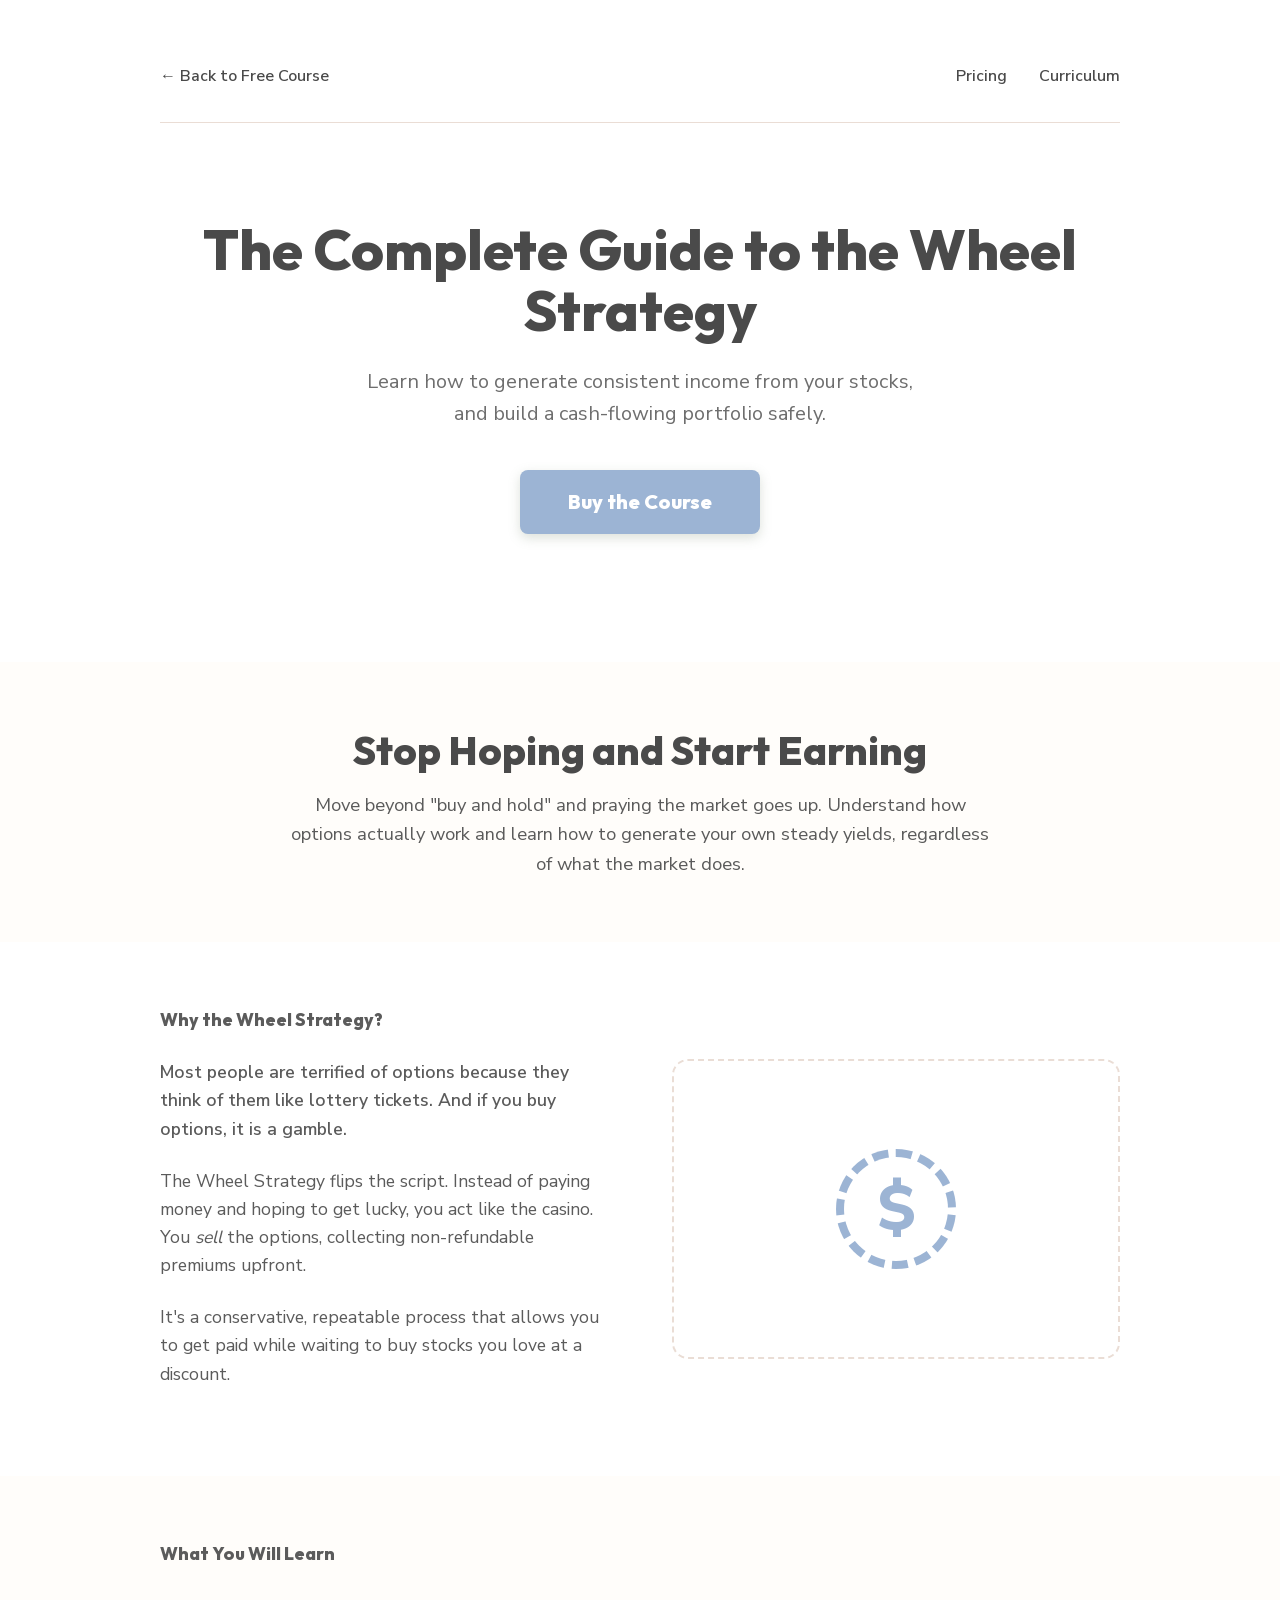
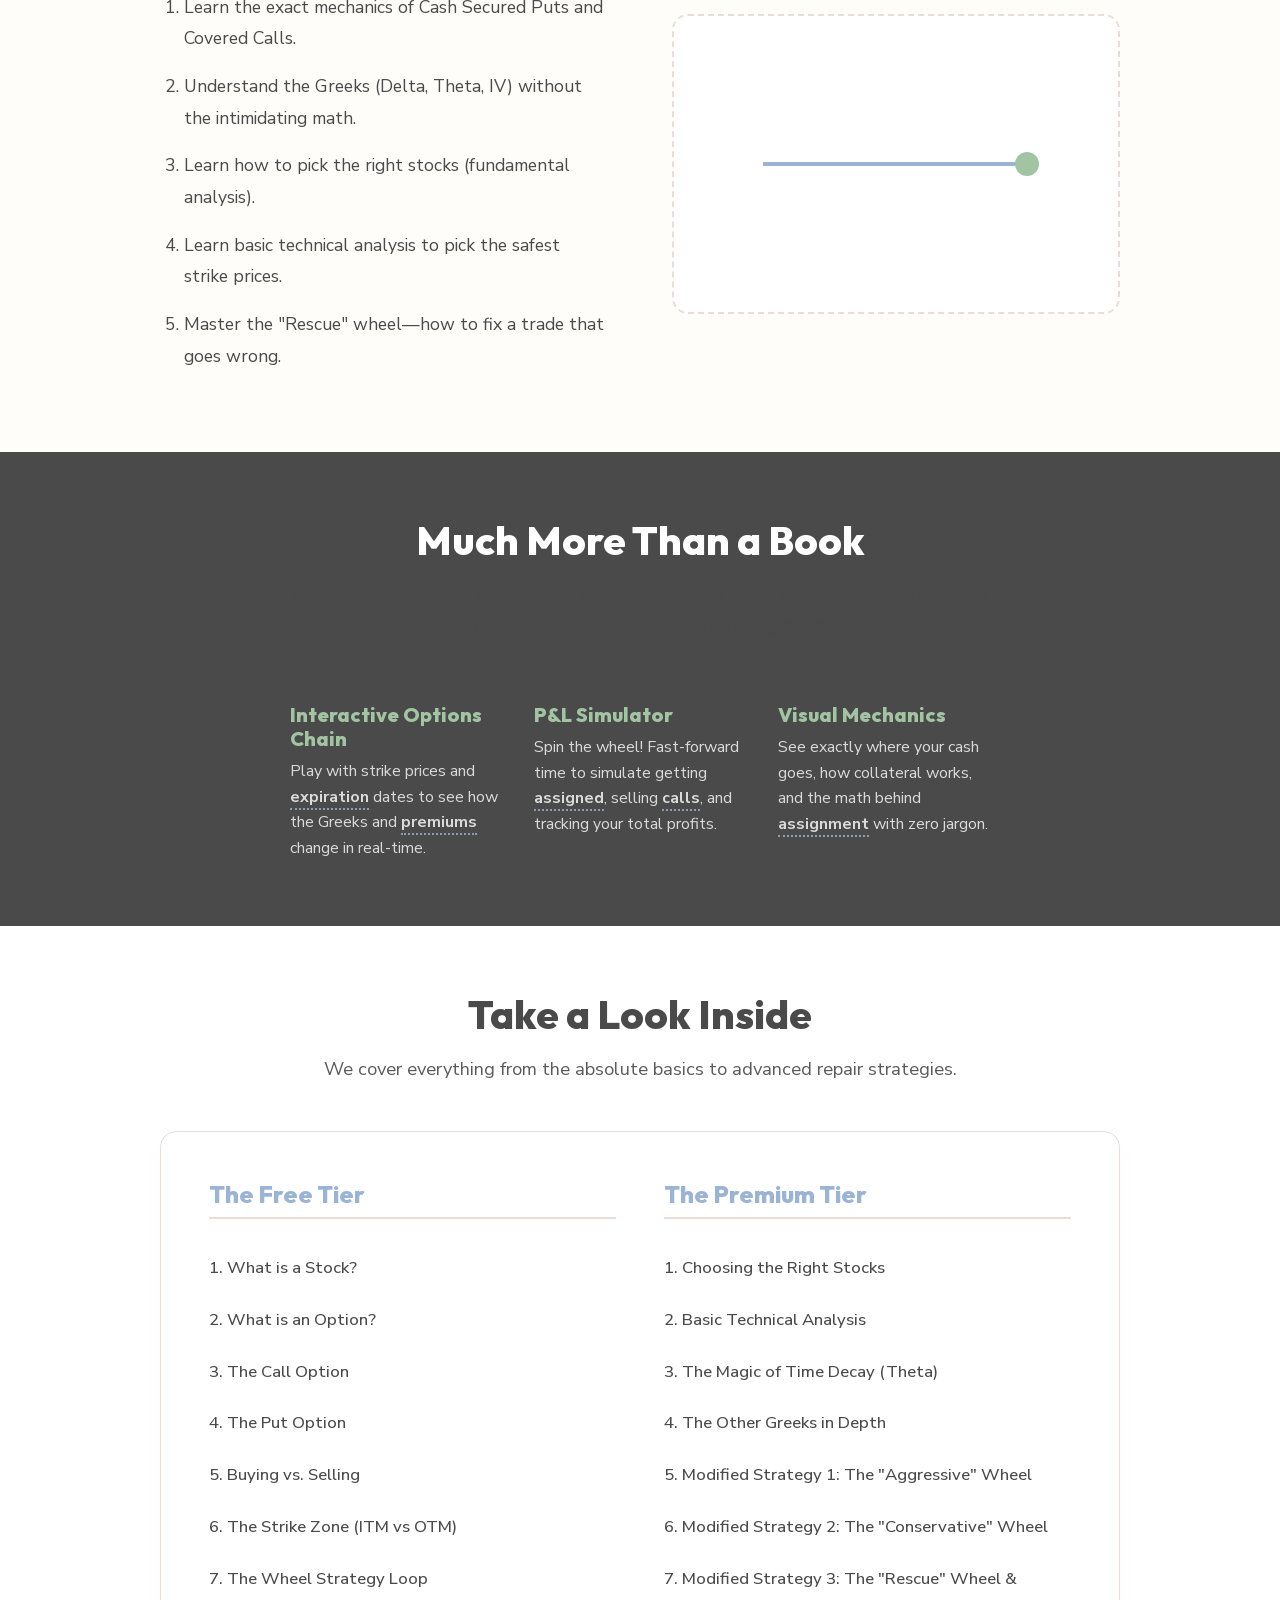
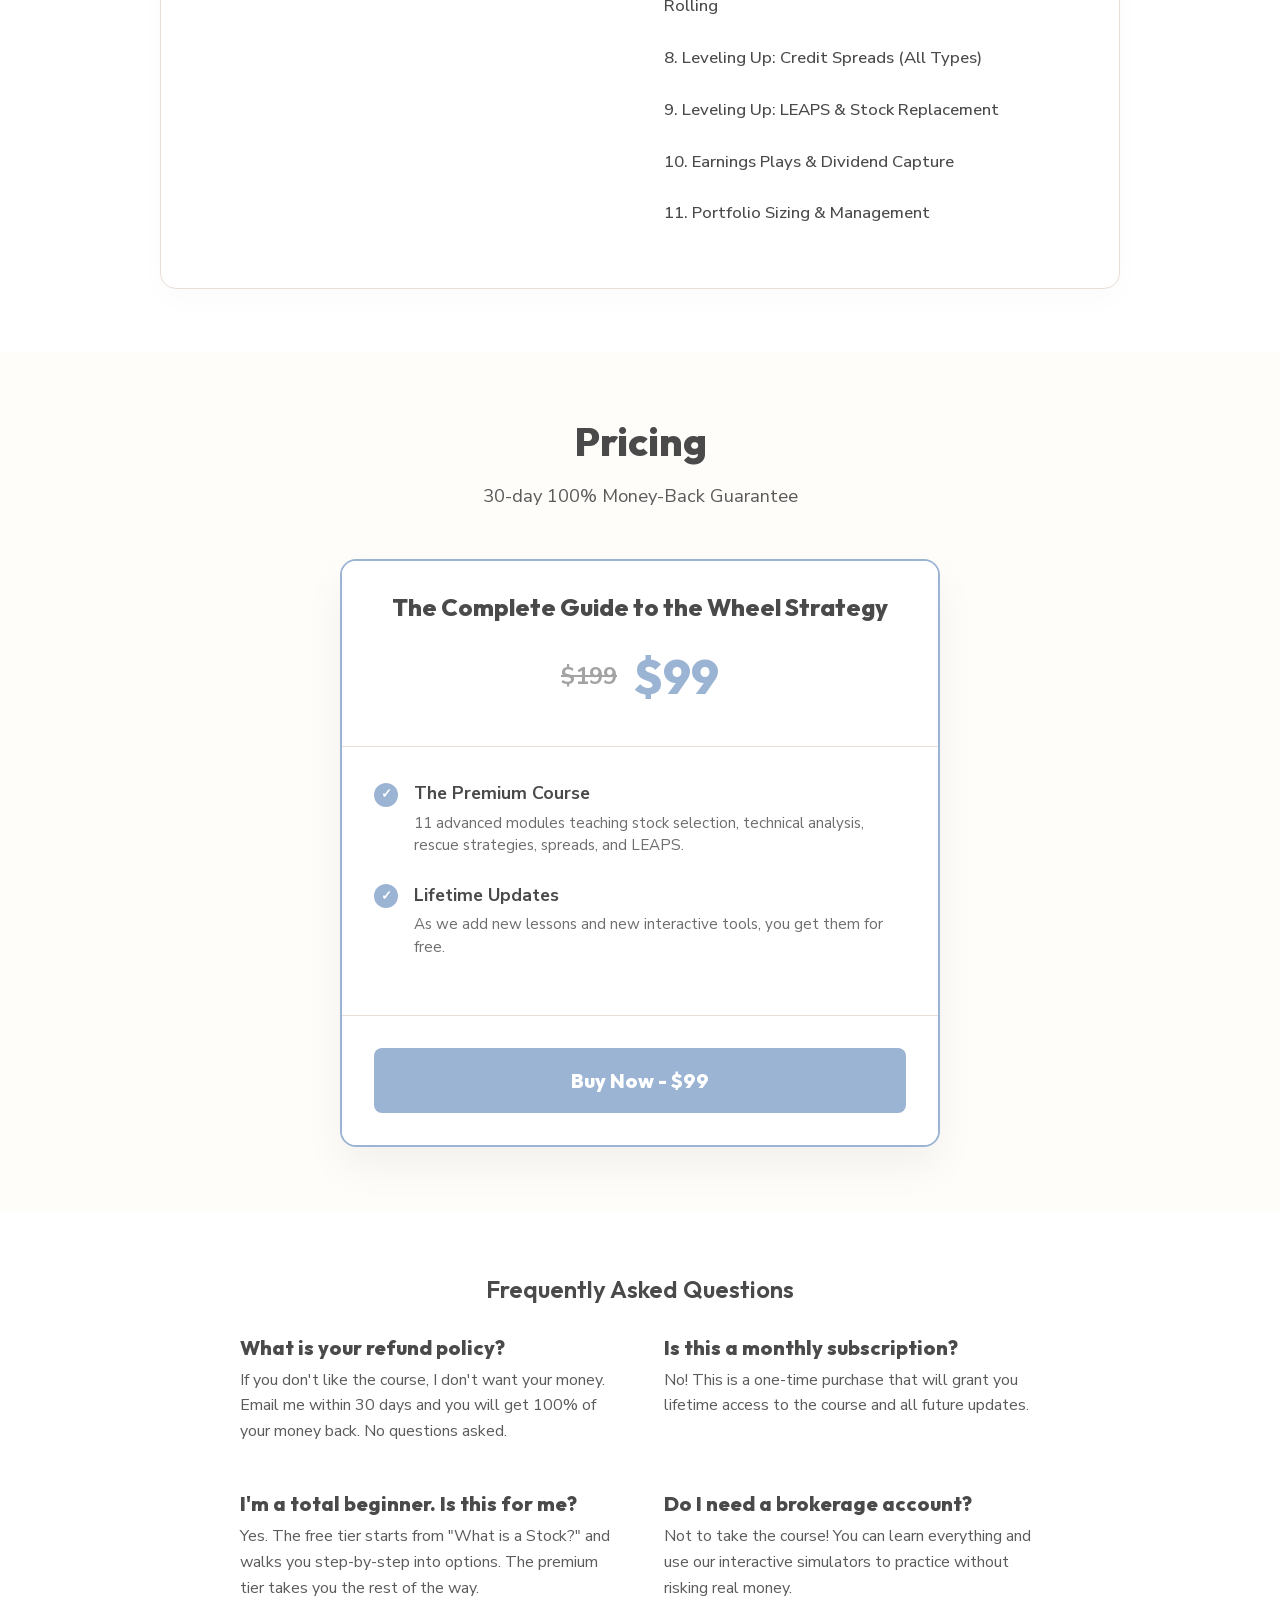
<file: course.html>
<!DOCTYPE html><html lang="en" class="outfit_111fb964-module__2Tb6wa__variable nunito_sans_1c223a0d-module__OYh0xa__variable"><head><meta charSet="utf-8"/><meta name="viewport" content="width=device-width, initial-scale=1"/><link rel="preload" href="/_next/static/media/1b99372b3eaef0c8-s.p.1gsd1jahc5dg_.woff2" as="font" crossorigin="" type="font/woff2"/><link rel="preload" href="/_next/static/media/f141b5b7abe57afc-s.p.380f-mwhk0aej.woff2" as="font" crossorigin="" type="font/woff2"/><link rel="stylesheet" href="/_next/static/chunks/1w3o21wi19sbp.css" data-precedence="next"/><link rel="stylesheet" href="/_next/static/chunks/2f_iohtnbggqs.css" data-precedence="next"/><link rel="preload" as="script" fetchPriority="low" href="/_next/static/chunks/310vm2bl3xxpt.js"/><script src="/_next/static/chunks/19mx3mg6lkumu.js" async=""></script><script src="/_next/static/chunks/3byuobrkyz9bj.js" async=""></script><script src="/_next/static/chunks/1eh83f1trsv72.js" async=""></script><script src="/_next/static/chunks/turbopack-2ts_dc91w-it6.js" async=""></script><script src="/_next/static/chunks/3fntmmi971322.js" async="" crossorigin=""></script><script src="/_next/static/chunks/2ycjgczpa6q7e.js" async="" crossorigin=""></script><title>The Options Wheel Strategy | Interactive Course for Beginners</title><meta name="description" content="Learn the fundamental basics of stock options and master the time-tested Wheel strategy using simple, bite-sized interactive visuals."/><meta property="og:title" content="The Options Wheel Strategy | Interactive Course for Beginners"/><meta property="og:description" content="Learn the fundamental basics of stock options and master the time-tested Wheel strategy using simple, bite-sized interactive visuals."/><meta property="og:url" content="https://learntowheel.github.io"/><meta property="og:site_name" content="Learn to Wheel"/><meta property="og:type" content="website"/><meta name="twitter:card" content="summary_large_image"/><meta name="twitter:title" content="The Options Wheel Strategy | Interactive Course for Beginners"/><meta name="twitter:description" content="Learn the fundamental basics of stock options and master the time-tested Wheel strategy using simple, bite-sized interactive visuals."/><link rel="icon" href="/favicon.ico?favicon.2vob68tjqpejf.ico" sizes="256x256" type="image/x-icon"/><meta name="next-size-adjust" content=""/><script src="/_next/static/chunks/0cz1d0mv5g_q7.js" noModule=""></script></head><body><div hidden=""><!--$--><!--/$--></div><main class="page-module__0tVBlq__main"><div class="page-module__0tVBlq__bar" style="background-color:var(--surface)"><div class="page-module__0tVBlq__column"><div class="page-module__0tVBlq__header"><div class="page-module__0tVBlq__headerLeft"><a href="/">← Back to Free Course</a></div><div class="page-module__0tVBlq__headerRight"><a href="#pricing">Pricing</a><a href="#contents">Curriculum</a></div></div><div class="page-module__0tVBlq__heroSection"><h1 class="page-module__0tVBlq__title">The Complete Guide to the Wheel Strategy</h1><p class="page-module__0tVBlq__subTitle">Learn how to generate consistent income from your stocks,<br class="page-module__0tVBlq__desktopOnly"/>and build a cash-flowing portfolio safely.</p><a href="#pricing" class="page-module__0tVBlq__ctaButton">Buy the Course</a></div></div></div><div class="page-module__0tVBlq__bar"><div class="page-module__0tVBlq__column"><div class="page-module__0tVBlq__centerSection"><h2>Stop Hoping and Start Earning</h2><p>Move beyond &quot;buy and hold&quot; and praying the market goes up. Understand how options actually work and learn how to generate your own steady yields, regardless of what the market does.</p></div></div></div><div class="page-module__0tVBlq__bar" style="background-color:var(--surface)"><div class="page-module__0tVBlq__column"><div class="page-module__0tVBlq__twoCol"><div class="page-module__0tVBlq__colLeft"><p class="page-module__0tVBlq__headP">Why the Wheel Strategy?</p><p class="page-module__0tVBlq__keyFact">Most people are terrified of options because they think of them like lottery tickets. And if you buy options, it is a gamble.</p><p>The Wheel Strategy flips the script. Instead of paying money and hoping to get lucky, you act like the casino. You <em>sell</em> the options, collecting non-refundable premiums upfront.</p><p>It&#x27;s a conservative, repeatable process that allows you to get paid while waiting to buy stocks you love at a discount.</p></div><div class="page-module__0tVBlq__colRight"><div class="page-module__0tVBlq__graphicPlaceholder"><div class="page-module__0tVBlq__casinoChip">$</div></div></div></div></div></div><div class="page-module__0tVBlq__bar"><div class="page-module__0tVBlq__column"><div class="page-module__0tVBlq__twoCol"><div class="page-module__0tVBlq__colLeft"><p class="page-module__0tVBlq__headP">What You Will Learn</p><ol class="page-module__0tVBlq__learningList"><li>Learn the exact mechanics of Cash Secured Puts and Covered Calls.</li><li>Understand the Greeks (Delta, Theta, IV) without the intimidating math.</li><li>Learn how to pick the right stocks (fundamental analysis).</li><li>Learn basic technical analysis to pick the safest strike prices.</li><li>Master the &quot;Rescue&quot; wheel—how to fix a trade that goes wrong.</li></ol></div><div class="page-module__0tVBlq__colRight"><div class="page-module__0tVBlq__graphicPlaceholder"><div style="width:60%;height:4px;background:var(--primary);position:relative"><div style="position:absolute;top:-10px;right:-10px;width:24px;height:24px;border-radius:50%;background:var(--secondary)"></div></div></div></div></div></div></div><div class="page-module__0tVBlq__bar" style="background-color:var(--foreground);color:white"><div class="page-module__0tVBlq__column"><div class="page-module__0tVBlq__centerSection"><h2 style="color:white">Much More Than a Book</h2><p class="page-module__0tVBlq__subTitle">Interactive lessons, playable simulators, and visual Option Chains allow you to truly explore how options work without risking a dime.</p><div class="page-module__0tVBlq__featuresGrid"><div class="page-module__0tVBlq__feature"><h3>Interactive Options Chain</h3><p>Play with strike prices and <a href="/#expiration" target="_blank" rel="noopener noreferrer" class="page-module__0tVBlq__termLink"><strong>expiration</strong></a> dates to see how the Greeks and <a href="/#premium" target="_blank" rel="noopener noreferrer" class="page-module__0tVBlq__termLink"><strong>premiums</strong></a> change in real-time.</p></div><div class="page-module__0tVBlq__feature"><h3>P&amp;L Simulator</h3><p>Spin the wheel! Fast-forward time to simulate getting <a href="/#assignment" target="_blank" rel="noopener noreferrer" class="page-module__0tVBlq__termLink"><strong>assigned</strong></a>, selling <a href="/#call-option" target="_blank" rel="noopener noreferrer" class="page-module__0tVBlq__termLink"><strong>calls</strong></a>, and tracking your total profits.</p></div><div class="page-module__0tVBlq__feature"><h3>Visual Mechanics</h3><p>See exactly where your cash goes, how collateral works, and the math behind <a href="/#assignment" target="_blank" rel="noopener noreferrer" class="page-module__0tVBlq__termLink"><strong>assignment</strong></a> with zero jargon.</p></div></div></div></div></div><div class="page-module__0tVBlq__bar" id="contents" style="background-color:var(--surface)"><div class="page-module__0tVBlq__column"><div class="page-module__0tVBlq__centerSection"><h2>Take a Look Inside</h2><p class="page-module__0tVBlq__subTitle">We cover everything from the absolute basics to advanced repair strategies.</p></div><div class="page-module__0tVBlq__curriculumGrid"><div class="page-module__0tVBlq__curriculumCol"><h3 class="page-module__0tVBlq__curriculumTitle">The Free Tier</h3><ul class="page-module__0tVBlq__curriculumList"><li>1. What is a Stock?</li><li>2. What is an Option?</li><li>3. The Call Option</li><li>4. The Put Option</li><li>5. Buying vs. Selling</li><li>6. The Strike Zone (ITM vs OTM)</li><li>7. The Wheel Strategy Loop</li></ul></div><div class="page-module__0tVBlq__curriculumCol"><h3 class="page-module__0tVBlq__curriculumTitle">The Premium Tier</h3><ul class="page-module__0tVBlq__curriculumList"><li>1. Choosing the Right Stocks</li><li>2. Basic Technical Analysis</li><li>3. The Magic of Time Decay (Theta)</li><li>4. The Other Greeks in Depth</li><li>5. Modified Strategy 1: The &quot;Aggressive&quot; Wheel</li><li>6. Modified Strategy 2: The &quot;Conservative&quot; Wheel</li><li>7. Modified Strategy 3: The &quot;Rescue&quot; Wheel &amp; Rolling</li><li>8. Leveling Up: Credit Spreads (All Types)</li><li>9. Leveling Up: LEAPS &amp; Stock Replacement</li><li>10. Earnings Plays &amp; Dividend Capture</li><li>11. Portfolio Sizing &amp; Management</li></ul></div></div></div></div><div class="page-module__0tVBlq__bar" id="pricing"><div class="page-module__0tVBlq__column"><div class="page-module__0tVBlq__centerSection"><h2>Pricing</h2><p>30-day 100% Money-Back Guarantee</p></div><div class="page-module__0tVBlq__pricingCard"><div class="page-module__0tVBlq__pricingHeader"><h3>The Complete Guide to the Wheel Strategy</h3><div class="page-module__0tVBlq__priceContainer"><span class="page-module__0tVBlq__priceCrossed">$199</span><span class="page-module__0tVBlq__priceFinal">$99</span></div></div><div class="page-module__0tVBlq__pricingFeatures"><div class="page-module__0tVBlq__pricingItem"><div class="page-module__0tVBlq__check">✓</div><div><strong>The Premium Course</strong><p>11 advanced modules teaching stock selection, technical analysis, rescue strategies, spreads, and LEAPS.</p></div></div><div class="page-module__0tVBlq__pricingItem"><div class="page-module__0tVBlq__check">✓</div><div><strong>Lifetime Updates</strong><p>As we add new lessons and new interactive tools, you get them for free.</p></div></div></div><div class="page-module__0tVBlq__checkoutSection"><button class="page-module__0tVBlq__buyButton">Buy Now - $99</button></div></div></div></div><div class="page-module__0tVBlq__bar" style="background-color:var(--surface)"><div class="page-module__0tVBlq__column"><h2 class="page-module__0tVBlq__centerSection" style="margin-bottom:2rem">Frequently Asked Questions</h2><div class="page-module__0tVBlq__faqGrid"><div class="page-module__0tVBlq__faqItem"><h4>What is your refund policy?</h4><p>If you don&#x27;t like the course, I don&#x27;t want your money. Email me within 30 days and you will get 100% of your money back. No questions asked.</p></div><div class="page-module__0tVBlq__faqItem"><h4>Is this a monthly subscription?</h4><p>No! This is a one-time purchase that will grant you lifetime access to the course and all future updates.</p></div><div class="page-module__0tVBlq__faqItem"><h4>I&#x27;m a total beginner. Is this for me?</h4><p>Yes. The free tier starts from &quot;What is a Stock?&quot; and walks you step-by-step into options. The premium tier takes you the rest of the way.</p></div><div class="page-module__0tVBlq__faqItem"><h4>Do I need a brokerage account?</h4><p>Not to take the course! You can learn everything and use our interactive simulators to practice without risking real money.</p></div></div></div></div></main><!--$--><!--/$--><script src="/_next/static/chunks/310vm2bl3xxpt.js" id="_R_" async=""></script><script>(self.__next_f=self.__next_f||[]).push([0])</script><script>self.__next_f.push([1,"1:\"$Sreact.fragment\"\n2:I[39756,[\"/_next/static/chunks/3fntmmi971322.js\"],\"default\"]\n3:I[37457,[\"/_next/static/chunks/3fntmmi971322.js\"],\"default\"]\n4:I[47257,[\"/_next/static/chunks/3fntmmi971322.js\"],\"ClientPageRoot\"]\n5:I[33623,[\"/_next/static/chunks/3fntmmi971322.js\",\"/_next/static/chunks/2ycjgczpa6q7e.js\"],\"default\"]\n8:I[97367,[\"/_next/static/chunks/3fntmmi971322.js\"],\"OutletBoundary\"]\n9:\"$Sreact.suspense\"\nc:I[97367,[\"/_next/static/chunks/3fntmmi971322.js\"],\"ViewportBoundary\"]\ne:I[97367,[\"/_next/static/chunks/3fntmmi971322.js\"],\"MetadataBoundary\"]\n10:I[68027,[\"/_next/static/chunks/3fntmmi971322.js\"],\"default\",1]\n:HL[\"/_next/static/chunks/1w3o21wi19sbp.css\",\"style\"]\n:HL[\"/_next/static/media/1b99372b3eaef0c8-s.p.1gsd1jahc5dg_.woff2\",\"font\",{\"crossOrigin\":\"\",\"type\":\"font/woff2\"}]\n:HL[\"/_next/static/media/f141b5b7abe57afc-s.p.380f-mwhk0aej.woff2\",\"font\",{\"crossOrigin\":\"\",\"type\":\"font/woff2\"}]\n:HL[\"/_next/static/chunks/2f_iohtnbggqs.css\",\"style\"]\nb:X\n0:{\"P\":null,\"c\":[\"\",\"course\"],\"q\":\"\",\"i\":false,\"f\":[[[\"\",{\"children\":[\"course\",{\"children\":[\"__PAGE__\",{},\"$undefined\",\"$undefined\",4608]},\"$undefined\",\"$undefined\",4608]},\"$undefined\",\"$undefined\",4624],[[\"$\",\"$1\",\"c\",{\"children\":[[[\"$\",\"link\",\"0\",{\"rel\":\"stylesheet\",\"href\":\"/_next/static/chunks/1w3o21wi19sbp.css\",\"precedence\":\"next\",\"crossOrigin\":\"$undefined\",\"nonce\":\"$undefined\"}],[\"$\",\"script\",\"script-0\",{\"src\":\"/_next/static/chunks/3fntmmi971322.js\",\"async\":true,\"nonce\":\"$undefined\"}]],[\"$\",\"html\",null,{\"lang\":\"en\",\"className\":\"outfit_111fb964-module__2Tb6wa__variable nunito_sans_1c223a0d-module__OYh0xa__variable\",\"children\":[\"$\",\"body\",null,{\"children\":[\"$\",\"$L2\",null,{\"parallelRouterKey\":\"children\",\"error\":\"$undefined\",\"errorStyles\":\"$undefined\",\"errorScripts\":\"$undefined\",\"template\":[\"$\",\"$L3\",null,{}],\"templateStyles\":\"$undefined\",\"templateScripts\":\"$undefined\",\"notFound\":[[[\"$\",\"title\",null,{\"children\":\"404: This page could not be found.\"}],[\"$\",\"div\",null,{\"style\":{\"fontFamily\":\"system-ui,\\\"Segoe UI\\\",Roboto,Helvetica,Arial,sans-serif,\\\"Apple Color Emoji\\\",\\\"Segoe UI Emoji\\\"\",\"height\":\"100vh\",\"textAlign\":\"center\",\"display\":\"flex\",\"flexDirection\":\"column\",\"alignItems\":\"center\",\"justifyContent\":\"center\"},\"children\":[\"$\",\"div\",null,{\"children\":[[\"$\",\"style\",null,{\"dangerouslySetInnerHTML\":{\"__html\":\"body{color:#000;background:#fff;margin:0}.next-error-h1{border-right:1px solid rgba(0,0,0,.3)}@media (prefers-color-scheme:dark){body{color:#fff;background:#000}.next-error-h1{border-right:1px solid rgba(255,255,255,.3)}}\"}}],[\"$\",\"h1\",null,{\"className\":\"next-error-h1\",\"style\":{\"display\":\"inline-block\",\"margin\":\"0 20px 0 0\",\"padding\":\"0 23px 0 0\",\"fontSize\":24,\"fontWeight\":500,\"verticalAlign\":\"top\",\"lineHeight\":\"49px\"},\"children\":404}],[\"$\",\"div\",null,{\"style\":{\"display\":\"inline-block\"},\"children\":[\"$\",\"h2\",null,{\"style\":{\"fontSize\":14,\"fontWeight\":400,\"lineHeight\":\"49px\",\"margin\":0},\"children\":\"This page could not be found.\"}]}]]}]}]],[]],\"forbidden\":\"$undefined\",\"unauthorized\":\"$undefined\"}]}]}]]}],{\"children\":[[\"$\",\"$1\",\"c\",{\"children\":[null,[\"$\",\"$L2\",null,{\"parallelRouterKey\":\"children\",\"error\":\"$undefined\",\"errorStyles\":\"$undefined\",\"errorScripts\":\"$undefined\",\"template\":[\"$\",\"$L3\",null,{}],\"templateStyles\":\"$undefined\",\"templateScripts\":\"$undefined\",\"notFound\":\"$undefined\",\"forbidden\":\"$undefined\",\"unauthorized\":\"$undefined\"}]]}],{\"children\":[[\"$\",\"$1\",\"c\",{\"children\":[[\"$\",\"$L4\",null,{\"Component\":\"$5\",\"serverProvidedParams\":{\"searchParams\":{},\"params\":{},\"promises\":[\"$@6\",\"$@7\"]}}],[[\"$\",\"link\",\"0\",{\"rel\":\"stylesheet\",\"href\":\"/_next/static/chunks/2f_iohtnbggqs.css\",\"precedence\":\"next\",\"crossOrigin\":\"$undefined\",\"nonce\":\"$undefined\"}],[\"$\",\"script\",\"script-0\",{\"src\":\"/_next/static/chunks/2ycjgczpa6q7e.js\",\"async\":true,\"nonce\":\"$undefined\"}]],[\"$\",\"$L8\",null,{\"children\":[\"$\",\"$9\",null,{\"name\":\"Next.MetadataOutlet\",\"children\":\"$@a\"}]}]]}],{},null,false,null]},null,false,\"$b\"]},null,false,null],[\"$\",\"$1\",\"h\",{\"children\":[null,[\"$\",\"$Lc\",null,{\"children\":\"$Ld\"}],[\"$\",\"div\",null,{\"hidden\":true,\"children\":[\"$\",\"$Le\",null,{\"children\":[\"$\",\"$9\",null,{\"name\":\"Next.Metadata\",\"children\":\"$Lf\"}]}]}],[\"$\",\"meta\",null,{\"name\":\"next-size-adjust\",\"content\":\"\"}]]}],false]],\"m\":\"$undefined\",\"G\":[\"$10\",[[\"$\",\"link\",\"0\",{\"rel\":\"stylesheet\",\"href\":\"/_next/static/chunks/1w3o21wi19sbp.css\",\"precedence\":\"next\",\"crossOrigin\":\"$undefined\",\"nonce\":\"$undefined\"}]]],\"S\":true,\"h\":null,\"r\":\"$undefined\",\"s\":\"$undefined\",\"a\":\"$undefined\",\"l\":\"$undefined\",\"p\":\"$undefined\",\"d\":\"$undefined\",\"b\":\"53qKNPYQQY8IsgBdNbM33\"}\nb:C\n6:{}\n7:\"$0:f:0:1:1:children:1:children:0:props:children:0:props:serverProvidedParams:params\"\nd:[[\"$\",\"meta\",\"0\",{\"charSet\":\"utf-8\"}],[\"$\",\"meta\",\"1\",{\"name\":\"viewport\",\"content\":\"width=device-width, initial-scale=1\"}]]\n11:I[27201,[\"/_next/static/chunks/3fntmmi971322.js\"],\"IconMark\"]\na:null\nf:[[\"$\",\"title\",\"0\",{\"children\":\"The Options Wheel Strategy | Interactive Course for Beginners\"}],[\"$\",\"meta\",\"1\",{\"name\":\"description\",\"content\":\"Learn the fundamental basics of stock options and master the time-tested Wheel strategy using simple, bite-sized interactive visuals.\"}],[\"$\",\"meta\",\"2\",{\"property\":\"og:title\",\"content\":\"The Options Wheel Strategy | Interactive Course for Beginners\"}],[\"$\",\"meta\",\"3\",{\"property\":\"og:description\",\"content\":\"Learn the fundamental basics of stock options and master the time-tested Wheel strategy using simple, bite-sized interactive visuals.\"}],[\"$\",\"meta\",\"4\",{\"property\":\"og:url\",\"content\":\"https://learntowheel.github.io\"}],[\"$\",\"meta\",\"5\",{\"property\":\"og:site_name\",\"content\":\"Learn to Wheel\"}],[\"$\",\"meta\",\"6\",{\"property\":\"og:type\",\"content\":\"website\"}],[\"$\",\"meta\",\"7\",{\"name\":\"twitter:card\",\"content\":\"summary_large_image\"}],[\"$\",\"meta\",\"8\",{\"name\":\"twitter:title\",\"content\":\"The Options Wheel Strategy | Interactive Course for Beginners\"}],[\"$\",\"meta\",\"9\",{\"name\":\"twitter:description\",\"content\":\"Learn the fundamental basics of stock options and master the time-tested Wheel strategy using simple, bite-sized interactive visuals.\"}],[\"$\",\"link\",\"10\",{\"rel\":\"icon\",\"href\":\"/favicon.ico?favicon.2vob68tjqpejf.ico\",\"sizes\":\"256x256\",\"type\":\"image/x-icon\"}],[\"$\",\"$L11\",\"11\",{}]]\n"])</script></body></html>
</file>
<file: _next/static/chunks/1w3o21wi19sbp.css>
@font-face{font-family:Outfit;font-style:normal;font-weight:100 900;font-display:swap;src:url(../media/b2ea385cb5ae8625-s.1spbknb88wd48.woff2)format("woff2");unicode-range:U+100-2BA,U+2BD-2C5,U+2C7-2CC,U+2CE-2D7,U+2DD-2FF,U+304,U+308,U+329,U+1D00-1DBF,U+1E00-1E9F,U+1EF2-1EFF,U+2020,U+20A0-20AB,U+20AD-20C0,U+2113,U+2C60-2C7F,U+A720-A7FF}@font-face{font-family:Outfit;font-style:normal;font-weight:100 900;font-display:swap;src:url(../media/1b99372b3eaef0c8-s.p.1gsd1jahc5dg_.woff2)format("woff2");unicode-range:U+??,U+131,U+152-153,U+2BB-2BC,U+2C6,U+2DA,U+2DC,U+304,U+308,U+329,U+2000-206F,U+20AC,U+2122,U+2191,U+2193,U+2212,U+2215,U+FEFF,U+FFFD}@font-face{font-family:Outfit Fallback;src:local(Arial);ascent-override:100.18%;descent-override:26.05%;line-gap-override:0.0%;size-adjust:99.82%}.outfit_111fb964-module__2Tb6wa__className{font-family:Outfit,Outfit Fallback;font-style:normal}.outfit_111fb964-module__2Tb6wa__variable{--font-outfit:"Outfit", "Outfit Fallback"}
@font-face{font-family:Nunito Sans;font-style:normal;font-weight:200 1000;font-stretch:100%;font-display:swap;src:url(../media/f813d0b748b050e0-s.109ulqh0wub5u.woff2)format("woff2");unicode-range:U+460-52F,U+1C80-1C8A,U+20B4,U+2DE0-2DFF,U+A640-A69F,U+FE2E-FE2F}@font-face{font-family:Nunito Sans;font-style:normal;font-weight:200 1000;font-stretch:100%;font-display:swap;src:url(../media/dcd150d580a10316-s.02m2p-env-7db.woff2)format("woff2");unicode-range:U+301,U+400-45F,U+490-491,U+4B0-4B1,U+2116}@font-face{font-family:Nunito Sans;font-style:normal;font-weight:200 1000;font-stretch:100%;font-display:swap;src:url(../media/d261779aa92de579-s.0slsd4dj30esv.woff2)format("woff2");unicode-range:U+102-103,U+110-111,U+128-129,U+168-169,U+1A0-1A1,U+1AF-1B0,U+300-301,U+303-304,U+308-309,U+323,U+329,U+1EA0-1EF9,U+20AB}@font-face{font-family:Nunito Sans;font-style:normal;font-weight:200 1000;font-stretch:100%;font-display:swap;src:url(../media/24ce79ed121239f3-s.187m47s3z4syd.woff2)format("woff2");unicode-range:U+100-2BA,U+2BD-2C5,U+2C7-2CC,U+2CE-2D7,U+2DD-2FF,U+304,U+308,U+329,U+1D00-1DBF,U+1E00-1E9F,U+1EF2-1EFF,U+2020,U+20A0-20AB,U+20AD-20C0,U+2113,U+2C60-2C7F,U+A720-A7FF}@font-face{font-family:Nunito Sans;font-style:normal;font-weight:200 1000;font-stretch:100%;font-display:swap;src:url(../media/f141b5b7abe57afc-s.p.380f-mwhk0aej.woff2)format("woff2");unicode-range:U+??,U+131,U+152-153,U+2BB-2BC,U+2C6,U+2DA,U+2DC,U+304,U+308,U+329,U+2000-206F,U+20AC,U+2122,U+2191,U+2193,U+2212,U+2215,U+FEFF,U+FFFD}@font-face{font-family:Nunito Sans Fallback;src:local(Arial);ascent-override:99.71%;descent-override:34.82%;line-gap-override:0.0%;size-adjust:101.39%}.nunito_sans_1c223a0d-module__OYh0xa__className{font-family:Nunito Sans,Nunito Sans Fallback;font-style:normal}.nunito_sans_1c223a0d-module__OYh0xa__variable{--font-nunito:"Nunito Sans", "Nunito Sans Fallback"}
:root{--background:#fffdfa;--foreground:#4a4a4a;--primary:#9cb4d4;--primary-dark:#7393bd;--primary-light:#b8cbe3;--secondary:#a3c4a3;--secondary-dark:#7ca87c;--accent:#f5a994;--surface:#fff;--surface-hover:#f9f5f0;--border:#eaddd5;--bg-0:#fffdfa;--bg-1:#f2f6fb;--bg-2:#f7f3ee;--bg-3:#fdf0ec;--bg-4:#f2f6fb;--bg-5:#f0f7f0;--bg-6:#fdf0ec;--bg-7:#f9f5e8;--bg-8:#fffdfa;--font-heading:var(--font-outfit), sans-serif;--font-body:var(--font-nunito), sans-serif}@media (prefers-color-scheme:dark){:root{--background:#232225;--foreground:#f4ece6;--primary:#a7c1e6;--primary-light:#cddff4;--secondary:#b5d8b5;--accent:#ffbba7;--surface:#2d2b2f;--surface-hover:#38353a;--border:#464349;--bg-0:#232225;--bg-1:#21262d;--bg-2:#272522;--bg-3:#2d2422;--bg-4:#21262d;--bg-5:#212921;--bg-6:#2d2422;--bg-7:#282620;--bg-8:#232225}}html{height:100%}html,body{max-width:100vw;overflow-x:hidden}body{min-height:100%;color:var(--foreground);background-color:var(--background);font-family:var(--font-body);-webkit-font-smoothing:antialiased;-moz-osx-font-smoothing:grayscale;flex-direction:column;line-height:1.6;transition:background-color .3s,color .3s;display:flex}*{box-sizing:border-box;margin:0;padding:0}a{color:var(--primary);text-decoration:none;transition:color .2s}a:hover{color:var(--primary-light)}h1,h2,h3,h4,h5,h6{font-family:var(--font-heading);color:var(--foreground);margin-bottom:.5rem;font-weight:600;line-height:1.2}
</file>
<file: _next/static/chunks/13rpguy-182g8.css>
.page-module___8aEwW__main{background-color:var(--page-bg,var(--background));flex-direction:column;align-items:center;min-height:100svh;padding:3rem 1.5rem;transition:background-color 1.5s;display:flex}.page-module___8aEwW__container{width:100%;max-width:640px}.page-module___8aEwW__header{margin-bottom:5rem}.page-module___8aEwW__mainTitle{color:var(--foreground);letter-spacing:-.02em;text-shadow:0 0 24px var(--background), 0 0 12px var(--background), 0 0 4px var(--background);font-size:clamp(2rem,4.5vw,2.75rem);line-height:1.1}.page-module___8aEwW__subTitle{font-family:var(--font-heading);color:var(--primary);text-transform:uppercase;letter-spacing:.15em;text-shadow:0 0 16px var(--background), 0 0 8px var(--background), 0 0 4px var(--background);margin-top:1rem;font-size:clamp(.875rem,2vw,1.125rem);font-weight:600;display:block}.page-module___8aEwW__whyTitle{font-family:var(--font-heading);color:var(--foreground);margin-top:2rem;margin-bottom:1.25rem;font-size:1.75rem;font-weight:700}.page-module___8aEwW__intro{color:var(--foreground);opacity:.9;margin-top:1rem;font-size:1.25rem;line-height:1.8}.page-module___8aEwW__scrollArrow{color:#e8795a;flex-direction:column;align-items:center;gap:0;margin-top:4rem;display:flex}.page-module___8aEwW__scrollArrow svg:first-child{animation:1.8s ease-in-out infinite page-module___8aEwW__bounceDown}.page-module___8aEwW__scrollArrow svg:last-child{animation:1.8s ease-in-out .2s infinite page-module___8aEwW__bounceDown}@keyframes page-module___8aEwW__bounceDown{0%,to{opacity:.4;transform:translateY(0)}50%{opacity:1;transform:translateY(6px)}}.page-module___8aEwW__lesson{margin-top:8rem;position:relative}.page-module___8aEwW__lessonNumber{background-color:var(--accent);color:#fff;width:48px;height:48px;font-family:var(--font-heading);border-radius:50%;justify-content:center;align-items:center;margin-bottom:0;font-size:1.5rem;font-weight:700;display:flex;box-shadow:0 4px 12px #f5a9944d}.page-module___8aEwW__lessonTitle{color:var(--foreground);margin-bottom:0;font-size:clamp(1.75rem,4vw,2.25rem)}.page-module___8aEwW__section{margin-bottom:5rem}.page-module___8aEwW__section h3{color:var(--foreground);margin-bottom:1rem;font-size:1.75rem}.page-module___8aEwW__section p{color:var(--foreground);opacity:.9;margin-bottom:2rem;font-size:1.125rem;line-height:1.8}.page-module___8aEwW__interactiveBox{background-color:var(--surface);border:1px solid var(--border);border-radius:12px;margin-top:2rem;padding:1rem;box-shadow:0 4px 6px #0000000d}.page-module___8aEwW__termLink{color:inherit;border-bottom:2px dotted var(--primary);text-decoration:none;transition:all .2s;position:relative}.page-module___8aEwW__termLink:hover{color:var(--primary);background-color:#9cb4d41a;border-radius:4px}.page-module___8aEwW__hugeTitle .page-module___8aEwW__termLink{border-bottom:none}.page-module___8aEwW__hugeTitle .page-module___8aEwW__termLink:hover{background-color:#0000}.page-module___8aEwW__chartPlaceholder{background-color:var(--surface);border:2px solid var(--border);border-radius:16px;transition:transform .2s,box-shadow .2s;overflow:hidden;box-shadow:0 10px 30px #00000008}.page-module___8aEwW__chartPlaceholder:hover{transform:translateY(-2px);box-shadow:0 15px 35px #0000000d}.page-module___8aEwW__chartInteractive{height:350px;color:var(--secondary);background-color:var(--surface-hover);justify-content:center;align-items:center;font-size:1.125rem;font-weight:600;display:flex}.page-module___8aEwW__chartControls{border-top:2px solid var(--border);background-color:var(--surface);justify-content:center;padding:1.25rem;display:flex}.page-module___8aEwW__controlBtn{background-color:var(--secondary);color:#fff;text-transform:uppercase;letter-spacing:.05em;cursor:pointer;border-radius:9999px;padding:.5rem 1.25rem;font-size:.875rem;font-weight:600}.page-module___8aEwW__ctaButton{background-color:var(--accent);color:#fff;cursor:pointer;font-size:1.25rem;font-weight:700;font-family:var(--font-heading);border:none;border-radius:9999px;padding:1.25rem 3rem;transition:transform .2s,box-shadow .2s;box-shadow:0 4px 14px #f5a99466}.page-module___8aEwW__ctaButton:hover{transform:translateY(-2px);box-shadow:0 6px 20px #f5a99499}.page-module___8aEwW__lessonHeader{border-bottom:2px dashed var(--border);align-items:center;gap:1.5rem;margin-bottom:3rem;padding-bottom:1.5rem;display:flex}.page-module___8aEwW__lightSection{margin-bottom:6rem}.page-module___8aEwW__hugeTitle{font-family:var(--font-heading);color:var(--foreground);margin-bottom:1rem;font-size:clamp(1.75rem,3.5vw,2.25rem);font-weight:800;line-height:1.1}.page-module___8aEwW__shortDesc{opacity:.8;max-width:800px;margin-bottom:2rem;font-size:1.25rem;line-height:1.6}.page-module___8aEwW__goldenText{-webkit-text-fill-color:transparent;background:linear-gradient(90deg,#996515,#d4af37,#7a4f11,#d4af37,#996515) 0 0/200%;-webkit-background-clip:text;background-clip:text;animation:6s linear infinite page-module___8aEwW__shineAndPulse}@keyframes page-module___8aEwW__shineAndPulse{0%{filter:drop-shadow(0 2px 2px #99651526);background-position:0%}50%{filter:drop-shadow(0 2px 5px #99651559)}to{filter:drop-shadow(0 2px 2px #99651526);background-position:200%}}.page-module___8aEwW__stepHeader{font-family:var(--font-heading);color:var(--foreground);margin-top:3rem;margin-bottom:.5rem;font-size:clamp(1.5rem,3vw,1.75rem);font-weight:700}.page-module___8aEwW__stepHeader:first-child{margin-top:0}.page-module___8aEwW__metaRow{gap:1rem;margin-top:1.5rem;display:flex}.page-module___8aEwW__metaBadge{background-color:var(--surface);color:var(--foreground);border:1px solid var(--border);letter-spacing:.05em;opacity:.8;border-radius:9999px;align-items:center;padding:.35rem .75rem;font-size:.75rem;font-weight:700;display:inline-flex}
.StockChart-module__gfmm5G__chartPlaceholder{background-color:var(--surface);border:2px solid var(--border);border-radius:16px;width:100%;overflow:hidden;box-shadow:0 10px 30px #00000008}.StockChart-module__gfmm5G__chartContainer{background-color:var(--surface-hover);width:100%;height:350px}.StockChart-module__gfmm5G__markerOverlay{pointer-events:none;z-index:10;flex-direction:column;align-items:center;display:flex;position:absolute;transform:translate(-50%,-100%)}.StockChart-module__gfmm5G__markerDot{background-color:#4a4a4a;border:3px solid #fff;border-radius:50%;width:14px;height:14px;position:absolute;bottom:-10px}.StockChart-module__gfmm5G__markerArrow{border-top:9px solid #4a4a4a;border-left:7px solid #0000;border-right:7px solid #0000;width:0;height:0;margin-bottom:16px;animation:.6s infinite alternate StockChart-module__gfmm5G__blinkArrow}.StockChart-module__gfmm5G__markerText{color:#4a4a4a;text-shadow:-1px -1px #fff,0 -1px #fff,1px -1px #fff,1px 0 #fff,1px 1px #fff,0 1px #fff,-1px 1px #fff,-1px 0 #fff;margin-bottom:4px;font-family:inherit;font-size:13.5px;font-weight:600}@keyframes StockChart-module__gfmm5G__blinkArrow{0%{opacity:1;transform:translateY(0)}to{opacity:.2;transform:translateY(-4px)}}.StockChart-module__gfmm5G__resultDotMade{background-color:var(--secondary);border:2px solid #fff;border-radius:50%;width:12px;height:12px;position:absolute;bottom:-5px}.StockChart-module__gfmm5G__resultTextMade{color:var(--secondary);text-shadow:-1px -1px #fff,0 -1px #fff,1px -1px #fff,1px 0 #fff,1px 1px #fff,0 1px #fff,-1px 1px #fff,-1px 0 #fff;margin-bottom:12px;font-family:inherit;font-size:13px;font-weight:600}.StockChart-module__gfmm5G__resultDotLost{background-color:#ef4444;border:2px solid #fff;border-radius:50%;width:12px;height:12px;position:absolute;bottom:-5px}.StockChart-module__gfmm5G__resultTextLost{color:#ef4444;text-shadow:-1px -1px #fff,0 -1px #fff,1px -1px #fff,1px 0 #fff,1px 1px #fff,0 1px #fff,-1px 1px #fff,-1px 0 #fff;margin-bottom:12px;font-family:inherit;font-size:13px;font-weight:600}.StockChart-module__gfmm5G__chartControls{border-top:2px solid var(--border);background-color:var(--surface);justify-content:center;padding:1.25rem;display:flex}.StockChart-module__gfmm5G__controlBtn{background-color:var(--secondary);color:#fff;text-transform:uppercase;letter-spacing:.05em;cursor:default;border-radius:9999px;padding:.5rem 1.25rem;font-size:.875rem;font-weight:600}
.ContractIllustration-module__WPVCGG__container{background-color:var(--surface);border:2px solid var(--border);border-radius:16px;flex-direction:column;justify-content:center;align-items:center;gap:2rem;margin:1.5rem 0;padding:2.5rem 1rem;display:flex}.ContractIllustration-module__WPVCGG__flipWrapper{perspective:1000px;width:320px}.ContractIllustration-module__WPVCGG__buttonContainer{width:320px}.ContractIllustration-module__WPVCGG__flipper{width:100%;transform-style:preserve-3d;transition:transform .8s cubic-bezier(.4,.2,.2,1);display:grid}.ContractIllustration-module__WPVCGG__flipper.ContractIllustration-module__WPVCGG__isFlipped{transform:rotateY(180deg)}.ContractIllustration-module__WPVCGG__documentFront,.ContractIllustration-module__WPVCGG__documentBack{backface-visibility:hidden;background-color:var(--surface-hover);border-radius:12px;flex-direction:column;grid-area:1/1;justify-content:space-between;width:100%;padding:1.5rem;display:flex;box-shadow:0 10px 30px #0000001a}.ContractIllustration-module__WPVCGG__documentFront{border:4px solid var(--secondary)}.ContractIllustration-module__WPVCGG__documentBack{border:4px solid var(--accent);transform:rotateY(180deg)}.ContractIllustration-module__WPVCGG__docHeader{font-family:var(--font-heading);text-align:center;color:var(--foreground);letter-spacing:.05em;border-bottom:2px dashed var(--border);margin-bottom:1.5rem;padding-bottom:.75rem;font-size:1.1rem;font-weight:800}.ContractIllustration-module__WPVCGG__plainText{font-size:1.1rem;line-height:1.6;font-family:var(--font-body);color:var(--foreground);text-align:center;font-style:italic}.ContractIllustration-module__WPVCGG__secondaryHighlight{color:var(--secondary);font-weight:800}.ContractIllustration-module__WPVCGG__accentHighlight{color:var(--accent);font-weight:800}.ContractIllustration-module__WPVCGG__signature{text-align:right;opacity:.6;border-top:1px solid var(--border);margin-bottom:0;padding-top:1rem;font-family:Courier New,Courier,monospace;font-weight:700}.ContractIllustration-module__WPVCGG__flipButton{background-color:var(--surface);border:2px solid var(--border);width:100%;color:var(--foreground);cursor:pointer;text-transform:uppercase;letter-spacing:.05em;border-radius:8px;padding:.75rem;font-size:.85rem;font-weight:800;transition:all .2s;animation:4s ease-in-out infinite ContractIllustration-module__WPVCGG__jiggle}.ContractIllustration-module__WPVCGG__flipButton:hover{background-color:var(--border);animation-play-state:paused}@keyframes ContractIllustration-module__WPVCGG__jiggle{0%,85%{transform:rotate(0)}88%{transform:rotate(-2deg)}91%{transform:rotate(2deg)}94%{transform:rotate(-2deg)}97%{transform:rotate(2deg)}to{transform:rotate(0)}}
.CasinoVisualizer-module__WJ7QnG__wrapper{background-color:var(--surface);border:1px solid var(--border);border-radius:12px;margin-top:2rem;padding:2rem;box-shadow:0 4px 6px #0000000d}.CasinoVisualizer-module__WJ7QnG__visualizerContainer{justify-content:space-between;align-items:stretch;gap:1rem;display:flex}.CasinoVisualizer-module__WJ7QnG__sideCard{background-color:var(--background);border:2px solid var(--border);z-index:2;border-radius:12px;flex-direction:column;flex:1;gap:1.5rem;padding:1.5rem;display:flex}.CasinoVisualizer-module__WJ7QnG__cardHeader{flex-direction:column;align-items:center;gap:.75rem;display:flex}.CasinoVisualizer-module__WJ7QnG__iconBox{background-color:var(--surface-hover);width:56px;height:56px;color:var(--foreground);border-radius:50%;justify-content:center;align-items:center;display:flex}.CasinoVisualizer-module__WJ7QnG__role{font-family:var(--font-heading);color:var(--foreground);font-size:1.25rem;font-weight:800}.CasinoVisualizer-module__WJ7QnG__cardBody{flex-direction:column;flex-grow:1;gap:.75rem;display:flex}.CasinoVisualizer-module__WJ7QnG__actionPositive{color:#2e8b57;text-align:center;background-color:#40a0401a;border-radius:8px;padding:.75rem 1rem;font-size:.9rem;font-weight:600}.CasinoVisualizer-module__WJ7QnG__actionNegative{color:#b22222;text-align:center;background-color:#c832321a;border-radius:8px;padding:.75rem 1rem;font-size:.9rem;font-weight:600}.CasinoVisualizer-module__WJ7QnG__animationTrack{flex:.5;justify-content:center;align-items:center;min-width:120px;display:flex;position:relative}.CasinoVisualizer-module__WJ7QnG__trackLine{background-color:var(--border);border-radius:2px;width:100%;height:4px}.CasinoVisualizer-module__WJ7QnG__slidingChip{background-color:var(--accent);color:#fff;white-space:nowrap;border-radius:9999px;align-items:center;padding:.5rem 1rem;font-size:.85rem;font-weight:700;animation:3s ease-in-out infinite CasinoVisualizer-module__WJ7QnG__slidePremium;display:flex;position:absolute;top:50%;left:0;transform:translateY(-50%);box-shadow:0 4px 12px #f5a99466}@keyframes CasinoVisualizer-module__WJ7QnG__slidePremium{0%{opacity:0;left:0%}15%{opacity:1}85%{opacity:1}to{opacity:0;left:calc(100% - 100px)}}@media (max-width:768px){.CasinoVisualizer-module__WJ7QnG__visualizerContainer{flex-direction:column}.CasinoVisualizer-module__WJ7QnG__animationTrack{min-width:auto;height:80px}.CasinoVisualizer-module__WJ7QnG__trackLine{width:4px;height:100%}.CasinoVisualizer-module__WJ7QnG__slidingChip{animation:3s ease-in-out infinite CasinoVisualizer-module__WJ7QnG__slidePremiumVertical;top:0;left:50%;transform:translate(-50%)}@keyframes CasinoVisualizer-module__WJ7QnG__slidePremiumVertical{0%{opacity:0;top:0%}15%{opacity:1}85%{opacity:1}to{opacity:0;top:calc(100% - 36px)}}}
.StrikeZoneVisualizer-module__Z2UuCW__container{background-color:var(--surface);border:2px solid var(--border);border-radius:16px;margin:1.5rem 0;padding:1.5rem;box-shadow:0 10px 30px #00000008}.StrikeZoneVisualizer-module__Z2UuCW__controls{gap:1.5rem;margin-bottom:2rem;display:flex}@media (max-width:600px){.StrikeZoneVisualizer-module__Z2UuCW__controls{flex-direction:column}}.StrikeZoneVisualizer-module__Z2UuCW__toggleGroup{flex:1}.StrikeZoneVisualizer-module__Z2UuCW__label{font-family:var(--font-heading);color:var(--foreground);margin-bottom:.5rem;font-size:.9rem;font-weight:800}.StrikeZoneVisualizer-module__Z2UuCW__buttonRow{border:1px solid var(--border);background:#fff;border-radius:8px;padding:.25rem;display:flex}.StrikeZoneVisualizer-module__Z2UuCW__btn,.StrikeZoneVisualizer-module__Z2UuCW__btnActive{font-family:var(--font-body);cursor:pointer;color:var(--foreground);background:0 0;border:none;border-radius:6px;flex:1;padding:.75rem;font-size:.85rem;font-weight:700;transition:all .2s}.StrikeZoneVisualizer-module__Z2UuCW__btnActive{background:var(--primary);color:#fff;box-shadow:0 2px 8px #0000001a}.StrikeZoneVisualizer-module__Z2UuCW__chartArea{border:2px solid var(--border);background:#fff;border-radius:12px;height:240px;margin-bottom:1.5rem;position:relative;overflow:hidden}.StrikeZoneVisualizer-module__Z2UuCW__zoneWrapper{flex-direction:column;height:100%;display:flex;position:relative}.StrikeZoneVisualizer-module__Z2UuCW__zone{font-family:var(--font-heading);opacity:.5;letter-spacing:.05em;flex:1;justify-content:flex-end;align-items:center;padding-right:2rem;font-size:1.5rem;font-weight:800;display:flex}.StrikeZoneVisualizer-module__Z2UuCW__zoneITM{color:#8a9a86;background-color:#8a9a8640}.StrikeZoneVisualizer-module__Z2UuCW__zoneOTM{color:#c97963;background-color:#f5a99440}.StrikeZoneVisualizer-module__Z2UuCW__strikeLine{background-color:var(--foreground);z-index:10;height:4px;position:absolute;top:50%;left:0;right:0;transform:translateY(-50%)}.StrikeZoneVisualizer-module__Z2UuCW__strikeLabel{background:var(--surface);border:1px solid var(--border);border-radius:4px;padding:.2rem .5rem;font-size:.9rem;font-weight:800;position:absolute;top:-1.5rem;right:1rem}.StrikeZoneVisualizer-module__Z2UuCW__stockDot{z-index:20;border-radius:50%;width:20px;height:20px;transition:top .4s cubic-bezier(.34,1.56,.64,1);position:absolute;left:15%;transform:translate(-50%,-50%);box-shadow:0 0 0 4px #fff,0 4px 12px #0003}.StrikeZoneVisualizer-module__Z2UuCW__dotLabel{white-space:nowrap;border:1px solid var(--border);background:#fff;border-radius:4px;padding:.2rem .5rem;font-weight:800;position:absolute;top:50%;left:30px;transform:translateY(-50%);box-shadow:0 2px 8px #0000001a}.StrikeZoneVisualizer-module__Z2UuCW__outcomeBox{border-top:2px dashed var(--border);padding-top:1.5rem}.StrikeZoneVisualizer-module__Z2UuCW__outcomeHeader{text-align:center;margin-bottom:1rem;font-size:1.2rem}.StrikeZoneVisualizer-module__Z2UuCW__outcomeGrid{gap:1rem;display:flex}.StrikeZoneVisualizer-module__Z2UuCW__outcomeCard{background:var(--surface-hover);border:1px solid var(--border);text-align:center;border-radius:8px;flex:1;padding:1rem}.StrikeZoneVisualizer-module__Z2UuCW__outcomeTitle{color:var(--foreground);opacity:.6;text-transform:uppercase;letter-spacing:.05em;margin-bottom:.5rem;font-size:.85rem;font-weight:800}.StrikeZoneVisualizer-module__Z2UuCW__outcomeAction{color:var(--foreground);font-size:1rem;font-weight:700}
.CalendarGraphic-module__MNz3eG__container{flex-direction:column;align-items:center;gap:2.5rem;width:100%;max-width:600px;margin:0 auto;display:flex}.CalendarGraphic-module__MNz3eG__calendarRow{justify-content:space-between;gap:1rem;width:100%;display:flex}.CalendarGraphic-module__MNz3eG__dayCard{aspect-ratio:1;background-color:var(--surface);border:2px solid var(--border);cursor:pointer;border-radius:12px;flex-direction:column;flex:1;justify-content:center;align-items:center;transition:all .3s;display:flex;position:relative}.CalendarGraphic-module__MNz3eG__dayCard:hover{transform:translateY(-2px);box-shadow:0 4px 12px #0000000d}.CalendarGraphic-module__MNz3eG__dayName{color:var(--text-primary);font-size:1.25rem;font-weight:700}.CalendarGraphic-module__MNz3eG__past{opacity:.4;background-color:var(--surface-hover);border-color:#0000}.CalendarGraphic-module__MNz3eG__past .CalendarGraphic-module__MNz3eG__dayName{text-decoration:line-through}.CalendarGraphic-module__MNz3eG__active{border-color:var(--primary);background-color:#fff;transform:translateY(-4px);box-shadow:0 4px 12px #0000000d}.CalendarGraphic-module__MNz3eG__future{opacity:.8}.CalendarGraphic-module__MNz3eG__deadlineCard{border-color:var(--accent);background-color:#fffaf9}.CalendarGraphic-module__MNz3eG__active.CalendarGraphic-module__MNz3eG__deadlineCard{border-color:var(--accent);box-shadow:0 8px 24px #f5a99466}.CalendarGraphic-module__MNz3eG__deadlineLabel{background-color:var(--accent);color:#fff;letter-spacing:1px;border-radius:10px;padding:2px 8px;font-size:.7rem;font-weight:800;position:absolute;top:-12px}.CalendarGraphic-module__MNz3eG__todayPill{background-color:var(--primary);color:#fff;white-space:nowrap;border-radius:12px;padding:4px 12px;font-size:.75rem;font-weight:700;position:absolute;bottom:-12px}.CalendarGraphic-module__MNz3eG__deadlineCard .CalendarGraphic-module__MNz3eG__todayPill{background-color:var(--accent)}.CalendarGraphic-module__MNz3eG__contractStatus{justify-content:center;align-items:center;width:100%;height:60px;display:flex}.CalendarGraphic-module__MNz3eG__statusActive{color:#5c7b5c;background-color:#a3c4a326;border-radius:50px;align-items:center;gap:.5rem;padding:1rem 2rem;font-size:1.1rem;font-weight:600;display:flex}.CalendarGraphic-module__MNz3eG__statusActive span{opacity:.7;font-size:.95rem}.CalendarGraphic-module__MNz3eG__statusExpired{color:#c95738;background-color:#f5a99426;border-radius:50px;align-items:center;gap:.5rem;padding:1rem 2rem;font-size:1.1rem;font-weight:700;animation:.5s CalendarGraphic-module__MNz3eG__shake;display:flex}.CalendarGraphic-module__MNz3eG__icon{justify-content:center;align-items:center;display:flex}.CalendarGraphic-module__MNz3eG__controls{background-color:var(--surface-hover);border-radius:16px;flex-direction:column;align-items:center;gap:1.5rem;width:100%;padding:2rem;display:flex}.CalendarGraphic-module__MNz3eG__instruction{color:var(--text-secondary);text-transform:uppercase;letter-spacing:1px;font-size:.9rem;font-weight:700}.CalendarGraphic-module__MNz3eG__slider{appearance:none;background:var(--border);border-radius:4px;outline:none;width:100%;max-width:400px;height:8px}.CalendarGraphic-module__MNz3eG__slider::-webkit-slider-thumb{appearance:none;background:var(--primary);cursor:pointer;border:4px solid #fff;border-radius:50%;width:28px;height:28px;transition:transform .1s;box-shadow:0 2px 6px #0003}.CalendarGraphic-module__MNz3eG__slider::-webkit-slider-thumb:hover{transform:scale(1.1)}@keyframes CalendarGraphic-module__MNz3eG__shake{0%{transform:translate(0)}25%{transform:translate(-5px)}50%{transform:translate(5px)}75%{transform:translate(-5px)}to{transform:translate(0)}}
.PremiumAnimation-module__PAbwiG__container{background-color:var(--surface);border:1px solid var(--border);border-radius:12px;margin-top:2rem;padding:2rem;box-shadow:0 4px 6px #0000000d}.PremiumAnimation-module__PAbwiG__desk{justify-content:space-between;align-items:center;height:200px;margin-bottom:2rem;display:flex;position:relative}.PremiumAnimation-module__PAbwiG__desk:after{content:"";background:repeating-linear-gradient(90deg, var(--border), var(--border) 10px, transparent 10px, transparent 20px);z-index:1;height:2px;position:absolute;top:50%;left:10%;right:10%}.PremiumAnimation-module__PAbwiG__zone{z-index:2;background-color:var(--surface);flex-direction:column;align-items:center;width:140px;height:100%;display:flex;position:relative}.PremiumAnimation-module__PAbwiG__zoneTitle{font-family:var(--font-heading);color:var(--foreground);font-size:1.25rem;font-weight:800;position:absolute;top:0}.PremiumAnimation-module__PAbwiG__zoneBox{border:2px dashed var(--border);background-color:#ffffff80;border-radius:12px;justify-content:center;align-items:center;width:100%;height:120px;margin-top:40px;transition:all .3s;display:flex}.PremiumAnimation-module__PAbwiG__successLabel{text-align:center;white-space:nowrap;padding:0 .5rem;font-size:.95rem;font-weight:800;animation:.4s cubic-bezier(.175,.885,.32,1.275) PremiumAnimation-module__PAbwiG__popIn;position:absolute;bottom:0}@keyframes PremiumAnimation-module__PAbwiG__popIn{0%{opacity:0;transform:scale(.5)}to{opacity:1;transform:scale(1)}}.PremiumAnimation-module__PAbwiG__movingLayer{z-index:10;pointer-events:none;position:absolute;inset:0}.PremiumAnimation-module__PAbwiG__coin{z-index:20;will-change:left;background:#fbbf24;border:4px solid #f59e0b;border-radius:50%;justify-content:center;align-items:center;width:80px;height:80px;transition:left .5s ease-in-out;display:flex;position:absolute;top:50%;left:70px;transform:translate(-50%,-50%);box-shadow:0 8px 16px #f59e0b4d}.PremiumAnimation-module__PAbwiG__coinInner{color:#78350f;flex-direction:column;align-items:center;display:flex}.PremiumAnimation-module__PAbwiG__coinAmount{font-family:var(--font-heading);font-size:1.5rem;font-weight:800;line-height:1}.PremiumAnimation-module__PAbwiG__coinLabel{text-transform:uppercase;margin-top:2px;font-size:.65rem;font-weight:800}.PremiumAnimation-module__PAbwiG__coinLanded{left:calc(100% - 70px);box-shadow:0 0 0 6px #f59e0b33}.PremiumAnimation-module__PAbwiG__contract{border:2px solid var(--border);z-index:15;width:80px;height:100px;color:var(--foreground);will-change:left;background:#fff;border-radius:8px;flex-direction:column;justify-content:center;align-items:center;transition:left .5s ease-in-out;display:flex;position:absolute;top:50%;left:calc(100% - 70px);transform:translate(-50%,-50%);box-shadow:0 8px 16px #0000001a}.PremiumAnimation-module__PAbwiG__contract svg{color:var(--primary);margin-bottom:.5rem}.PremiumAnimation-module__PAbwiG__contract span{font-size:.8rem;font-weight:800}.PremiumAnimation-module__PAbwiG__contractLanded{border-color:var(--primary);left:70px;box-shadow:0 0 0 6px #9cb4d433}.PremiumAnimation-module__PAbwiG__controls{flex-direction:column;align-items:center;gap:1.5rem;display:flex}.PremiumAnimation-module__PAbwiG__instruction{color:var(--foreground);text-align:center;height:1.5rem;font-size:1.1rem;font-weight:600}.PremiumAnimation-module__PAbwiG__completeText{color:var(--foreground)}@keyframes PremiumAnimation-module__PAbwiG__pulseWiggle{0%,to{transform:scale(1)rotate(0)}5%{transform:scale(1.05)rotate(-3deg)}10%{transform:scale(1.05)rotate(3deg)}15%{transform:scale(1.05)rotate(-3deg)}20%{transform:scale(1)rotate(0)}}.PremiumAnimation-module__PAbwiG__payButton{background:var(--primary);color:#fff;cursor:pointer;font-size:1.1rem;font-weight:800;font-family:var(--font-heading);border:none;border-radius:8px;padding:1rem 2rem;transition:transform .2s,box-shadow .2s;animation:3s ease-in-out infinite PremiumAnimation-module__PAbwiG__pulseWiggle}.PremiumAnimation-module__PAbwiG__payButton:hover{animation:none;transform:translateY(-2px);box-shadow:0 8px 16px #8a9a864d}.PremiumAnimation-module__PAbwiG__resetButton{background:var(--surface);color:var(--foreground);border:1px solid var(--border);cursor:pointer;border-radius:8px;padding:.75rem 1.5rem;font-size:1rem;font-weight:700;transition:background-color .2s}.PremiumAnimation-module__PAbwiG__resetButton:hover{background:var(--border)}@media (max-width:600px){.PremiumAnimation-module__PAbwiG__coin{left:50px}.PremiumAnimation-module__PAbwiG__coinLanded,.PremiumAnimation-module__PAbwiG__contract{left:calc(100% - 50px)}.PremiumAnimation-module__PAbwiG__contractLanded{left:50px}.PremiumAnimation-module__PAbwiG__desk{height:160px}.PremiumAnimation-module__PAbwiG__zone{width:100px}.PremiumAnimation-module__PAbwiG__zoneTitle{font-size:1.1rem}.PremiumAnimation-module__PAbwiG__zoneBox{height:100px;margin-top:30px}.PremiumAnimation-module__PAbwiG__successLabel{font-size:.8rem;bottom:-5px}.PremiumAnimation-module__PAbwiG__coin,.PremiumAnimation-module__PAbwiG__contract{transform:translate(-50%,-50%)scale(.8)!important}.PremiumAnimation-module__PAbwiG__instruction{font-size:.95rem}}
.Logo-module__wacNiq__logoContainer{color:var(--foreground);align-items:center;text-decoration:none;display:flex}.Logo-module__wacNiq__profitCycleIcon{color:var(--primary);justify-content:center;align-items:center;width:1.25em;height:1.25em;margin-right:.35em;display:inline-flex;position:relative}.Logo-module__wacNiq__spinOnly{transform-origin:50%;width:100%;height:100%;animation:8s linear infinite Logo-module__wacNiq__spinSlow;position:absolute;top:0;left:0}.Logo-module__wacNiq__absoluteInner{transform-origin:50%;width:100%;height:100%;position:absolute;top:0;left:0;transform:scale(.85)}@keyframes Logo-module__wacNiq__spinSlow{to{transform:rotate(360deg)}}.Logo-module__wacNiq__bebasText{letter-spacing:.05em;transform:translateY(2px)}
@font-face{font-family:Space Grotesk;font-style:normal;font-weight:600;font-display:swap;src:url(../media/32687112bd2dd8db-s.1gepa_7fcx9fm.woff2)format("woff2");unicode-range:U+102-103,U+110-111,U+128-129,U+168-169,U+1A0-1A1,U+1AF-1B0,U+300-301,U+303-304,U+308-309,U+323,U+329,U+1EA0-1EF9,U+20AB}@font-face{font-family:Space Grotesk;font-style:normal;font-weight:600;font-display:swap;src:url(../media/28868e710e86be81-s.2eksvhm1z0jwa.woff2)format("woff2");unicode-range:U+100-2BA,U+2BD-2C5,U+2C7-2CC,U+2CE-2D7,U+2DD-2FF,U+304,U+308,U+329,U+1D00-1DBF,U+1E00-1E9F,U+1EF2-1EFF,U+2020,U+20A0-20AB,U+20AD-20C0,U+2113,U+2C60-2C7F,U+A720-A7FF}@font-face{font-family:Space Grotesk;font-style:normal;font-weight:600;font-display:swap;src:url(../media/0c89a48fa5027cee-s.p.2cyn07wtgehh0.woff2)format("woff2");unicode-range:U+??,U+131,U+152-153,U+2BB-2BC,U+2C6,U+2DA,U+2DC,U+304,U+308,U+329,U+2000-206F,U+20AC,U+2122,U+2191,U+2193,U+2212,U+2215,U+FEFF,U+FFFD}@font-face{font-family:Space Grotesk;font-style:normal;font-weight:700;font-display:swap;src:url(../media/32687112bd2dd8db-s.1gepa_7fcx9fm.woff2)format("woff2");unicode-range:U+102-103,U+110-111,U+128-129,U+168-169,U+1A0-1A1,U+1AF-1B0,U+300-301,U+303-304,U+308-309,U+323,U+329,U+1EA0-1EF9,U+20AB}@font-face{font-family:Space Grotesk;font-style:normal;font-weight:700;font-display:swap;src:url(../media/28868e710e86be81-s.2eksvhm1z0jwa.woff2)format("woff2");unicode-range:U+100-2BA,U+2BD-2C5,U+2C7-2CC,U+2CE-2D7,U+2DD-2FF,U+304,U+308,U+329,U+1D00-1DBF,U+1E00-1E9F,U+1EF2-1EFF,U+2020,U+20A0-20AB,U+20AD-20C0,U+2113,U+2C60-2C7F,U+A720-A7FF}@font-face{font-family:Space Grotesk;font-style:normal;font-weight:700;font-display:swap;src:url(../media/0c89a48fa5027cee-s.p.2cyn07wtgehh0.woff2)format("woff2");unicode-range:U+??,U+131,U+152-153,U+2BB-2BC,U+2C6,U+2DA,U+2DC,U+304,U+308,U+329,U+2000-206F,U+20AC,U+2122,U+2191,U+2193,U+2212,U+2215,U+FEFF,U+FFFD}@font-face{font-family:Space Grotesk Fallback;src:local(Arial);ascent-override:89.71%;descent-override:26.62%;line-gap-override:0.0%;size-adjust:109.69%}.space_grotesk_4b64d75-module__vHqSsG__className{font-family:Space Grotesk,Space Grotesk Fallback;font-style:normal}
@font-face{font-family:Bebas Neue;font-style:normal;font-weight:400;font-display:swap;src:url(../media/2039e8342bda6056-s.1hiu0hj9qpr9g.woff2)format("woff2");unicode-range:U+100-2BA,U+2BD-2C5,U+2C7-2CC,U+2CE-2D7,U+2DD-2FF,U+304,U+308,U+329,U+1D00-1DBF,U+1E00-1E9F,U+1EF2-1EFF,U+2020,U+20A0-20AB,U+20AD-20C0,U+2113,U+2C60-2C7F,U+A720-A7FF}@font-face{font-family:Bebas Neue;font-style:normal;font-weight:400;font-display:swap;src:url(../media/fabcf92ba1ccea36-s.p.1w_qz2ahumqmz.woff2)format("woff2");unicode-range:U+??,U+131,U+152-153,U+2BB-2BC,U+2C6,U+2DA,U+2DC,U+304,U+308,U+329,U+2000-206F,U+20AC,U+2122,U+2191,U+2193,U+2212,U+2215,U+FEFF,U+FFFD}@font-face{font-family:Bebas Neue Fallback;src:local(Arial);ascent-override:117.32%;descent-override:39.11%;line-gap-override:0.0%;size-adjust:76.72%}.bebas_neue_af2b8d71-module__kp4OnG__className{font-family:Bebas Neue,Bebas Neue Fallback;font-style:normal;font-weight:400}
.ProfitVisualizer-module__V8PuKa__container{background-color:var(--background);border:1px solid var(--border);font-family:var(--font-body);border-radius:1rem;margin-top:1.5rem;padding:2rem 1.5rem 1.5rem;box-shadow:0 4px 12px #0000000d}.ProfitVisualizer-module__V8PuKa__sliderWrapper{margin-bottom:2rem;padding-top:2.5rem;position:relative}.ProfitVisualizer-module__V8PuKa__strikeMarkerContainer{z-index:0;flex-direction:column;align-items:center;height:calc(2.5rem + 14px);display:flex;position:absolute;top:0;left:50%;transform:translate(-50%)}.ProfitVisualizer-module__V8PuKa__strikeMarkerLabel{color:var(--foreground);opacity:.5;white-space:nowrap;background:var(--background);margin-bottom:4px;padding:0 4px;font-size:.75rem;font-weight:700}.ProfitVisualizer-module__V8PuKa__strikeMarkerLine{background-color:var(--foreground);opacity:.15;width:2px;height:100%}.ProfitVisualizer-module__V8PuKa__slider{appearance:none;background:var(--border);z-index:1;border-radius:4px;outline:none;width:100%;height:8px;position:relative}.ProfitVisualizer-module__V8PuKa__slider::-webkit-slider-thumb{appearance:none;background:var(--primary);cursor:grab;border-radius:50%;width:28px;height:28px;transition:transform .1s;box-shadow:0 2px 6px #0003}.ProfitVisualizer-module__V8PuKa__slider::-webkit-slider-thumb:active{cursor:grabbing;transform:scale(1.1)}.ProfitVisualizer-module__V8PuKa__sliderLabels{width:100%;color:var(--foreground);justify-content:space-between;align-items:flex-start;margin-top:1rem;font-size:.875rem;font-weight:600;display:flex}.ProfitVisualizer-module__V8PuKa__currentPriceLabel{color:var(--primary);font-size:1.1rem;font-weight:900}.ProfitVisualizer-module__V8PuKa__metrics{border-top:1px solid var(--border);flex-direction:column;gap:.75rem;padding-top:1.5rem;display:flex}.ProfitVisualizer-module__V8PuKa__metricRow{color:var(--foreground);justify-content:space-between;align-items:center;font-size:1rem;display:flex}.ProfitVisualizer-module__V8PuKa__metricRow strong{font-weight:600}.ProfitVisualizer-module__V8PuKa__profitRow{margin-top:.5rem;font-size:1.25rem;font-weight:800}.ProfitVisualizer-module__V8PuKa__positive{color:#10b981}.ProfitVisualizer-module__V8PuKa__negative{color:#ef4444}
.WheelVisualizer-module__gFQUeG__container{font-family:var(--font-body);justify-content:center;align-items:center;padding:4rem 1rem;display:flex}.WheelVisualizer-module__gFQUeG__wheelWrapper{width:400px;height:400px;position:relative}.WheelVisualizer-module__gFQUeG__svgBackground{z-index:0;width:100%;height:100%;position:absolute;top:0;left:0;transform:rotate(-90deg)}.WheelVisualizer-module__gFQUeG__animatedRing{stroke-dasharray:1005;stroke-dashoffset:1005px;animation:8s linear infinite WheelVisualizer-module__gFQUeG__drawRing}@keyframes WheelVisualizer-module__gFQUeG__drawRing{0%{stroke-dashoffset:1005px}to{stroke-dashoffset:0}}.WheelVisualizer-module__gFQUeG__node{background:var(--surface);border:2px solid var(--border);z-index:10;box-sizing:border-box;border-radius:50%;flex-direction:column;justify-content:center;align-items:center;width:150px;height:150px;padding:0 12px;display:flex;position:absolute;transform:translate(-50%,-50%);box-shadow:0 4px 12px #0000000d}.WheelVisualizer-module__gFQUeG__nodeTop{top:0%;left:50%}.WheelVisualizer-module__gFQUeG__nodeRight{top:50%;left:100%}.WheelVisualizer-module__gFQUeG__nodeBottom{top:100%;left:50%}.WheelVisualizer-module__gFQUeG__nodeLeft{top:50%;left:0%}.WheelVisualizer-module__gFQUeG__nodeIcon{margin-bottom:.4rem;font-size:2rem}.WheelVisualizer-module__gFQUeG__nodeText{color:var(--foreground);text-align:center;word-wrap:break-word;font-size:.9rem;font-weight:800;line-height:1.1}.WheelVisualizer-module__gFQUeG__nodeSubText{color:var(--foreground);opacity:.6;text-transform:uppercase;letter-spacing:.05em;text-align:center;word-wrap:break-word;margin-top:.2rem;font-size:.75rem;font-weight:600}.WheelVisualizer-module__gFQUeG__centerText{text-align:center;color:var(--foreground);opacity:.3;font-weight:800;font-family:var(--font-heading);position:absolute;top:50%;left:50%;transform:translate(-50%,-50%)}@media (max-width:500px){.WheelVisualizer-module__gFQUeG__wheelWrapper{width:240px;height:240px}.WheelVisualizer-module__gFQUeG__node{width:90px;height:90px}.WheelVisualizer-module__gFQUeG__nodeIcon{font-size:1.2rem}.WheelVisualizer-module__gFQUeG__nodeText{font-size:.7rem}.WheelVisualizer-module__gFQUeG__nodeSubText{font-size:.55rem}.WheelVisualizer-module__gFQUeG__animatedRing{stroke-dasharray:603;stroke-dashoffset:603px}}
.HeroBackgroundChart-module__PZmBnq__container{z-index:0;pointer-events:auto;opacity:.7;width:100%;height:calc(100% + 35px);position:absolute;top:0;left:0;overflow:hidden;-webkit-mask-image:linear-gradient(#000 20%,#0000 80%);mask-image:linear-gradient(#000 20%,#0000 80%)}.HeroBackgroundChart-module__PZmBnq__container>div{width:100%;height:100%}
</file>
<file: _next/static/chunks/2f_iohtnbggqs.css>
.page-module__0tVBlq__main{width:100%}.page-module__0tVBlq__bar{width:100%;padding:4rem 1.5rem}.page-module__0tVBlq__column{max-width:960px;margin:0 auto}.page-module__0tVBlq__header{border-bottom:1px solid var(--border);justify-content:space-between;align-items:center;margin-bottom:4rem;padding-bottom:2rem;display:flex}.page-module__0tVBlq__headerLeft a,.page-module__0tVBlq__headerRight a{color:var(--foreground);margin-left:2rem;font-weight:600;text-decoration:none;transition:color .2s}.page-module__0tVBlq__headerLeft a{margin-left:0}.page-module__0tVBlq__headerRight a:hover,.page-module__0tVBlq__headerLeft a:hover{color:var(--primary)}.page-module__0tVBlq__termLink{color:inherit;border-bottom:2px dotted var(--primary);text-decoration:none;transition:all .2s;position:relative}.page-module__0tVBlq__termLink:hover{color:var(--primary);background-color:#9cb4d41a;border-radius:4px}.page-module__0tVBlq__heroSection{text-align:center;padding:2rem 0 4rem}.page-module__0tVBlq__title{font-size:3.5rem;font-family:var(--font-heading);color:var(--foreground);margin-bottom:1.5rem;font-weight:800;line-height:1.1}.page-module__0tVBlq__subTitle{color:var(--foreground);opacity:.8;margin-bottom:2.5rem;font-size:1.25rem;line-height:1.6}.page-module__0tVBlq__desktopOnly{display:inline}@media (max-width:768px){.page-module__0tVBlq__title{font-size:2.5rem}.page-module__0tVBlq__desktopOnly{display:none}.page-module__0tVBlq__header{flex-direction:column;gap:1rem}.page-module__0tVBlq__headerRight a{margin:0 1rem}}.page-module__0tVBlq__ctaButton{background-color:var(--primary);color:#fff;font-family:var(--font-heading);border-radius:8px;padding:1rem 3rem;font-size:1.25rem;font-weight:800;text-decoration:none;transition:transform .2s,box-shadow .2s;display:inline-block;box-shadow:0 4px 12px #8a9a864d}.page-module__0tVBlq__ctaButton:hover{transform:translateY(-2px);box-shadow:0 6px 16px #8a9a8666}.page-module__0tVBlq__centerSection{text-align:center;max-width:700px;margin:0 auto}.page-module__0tVBlq__centerSection h2{font-family:var(--font-heading);margin-bottom:1rem;font-size:2.5rem;font-weight:800}.page-module__0tVBlq__centerSection p{opacity:.9;font-size:1.15rem;line-height:1.6}.page-module__0tVBlq__twoCol{align-items:center;gap:4rem;display:flex}.page-module__0tVBlq__colLeft,.page-module__0tVBlq__colRight{flex:1}.page-module__0tVBlq__headP{font-family:var(--font-heading);margin-bottom:1.5rem;font-size:2.25rem;font-weight:800}.page-module__0tVBlq__keyFact{margin-bottom:1.5rem;font-size:1.25rem;font-weight:600;line-height:1.5}.page-module__0tVBlq__colLeft p{opacity:.9;margin-bottom:1.5rem;font-size:1.1rem;line-height:1.6}.page-module__0tVBlq__learningList{padding-left:1.5rem;font-size:1.1rem;line-height:1.8}.page-module__0tVBlq__learningList li{margin-bottom:1rem}@media (max-width:768px){.page-module__0tVBlq__twoCol{flex-direction:column}}.page-module__0tVBlq__graphicPlaceholder{border:2px dashed var(--border);background:#fff;border-radius:16px;justify-content:center;align-items:center;width:100%;height:300px;display:flex}.page-module__0tVBlq__casinoChip{background:var(--surface);border:8px dashed var(--primary);width:120px;height:120px;color:var(--primary);border-radius:50%;justify-content:center;align-items:center;font-size:4rem;font-weight:800;display:flex}.page-module__0tVBlq__featuresGrid{text-align:left;grid-template-columns:repeat(3,1fr);gap:2rem;margin-top:4rem;display:grid}@media (max-width:768px){.page-module__0tVBlq__featuresGrid{grid-template-columns:1fr}}.page-module__0tVBlq__feature h3{font-family:var(--font-heading);color:var(--secondary);margin-bottom:.5rem;font-size:1.25rem;font-weight:800}.page-module__0tVBlq__feature p{opacity:.8!important;font-size:1rem!important}.page-module__0tVBlq__curriculumGrid{border:1px solid var(--border);background:#fff;border-radius:16px;gap:3rem;margin-top:3rem;padding:3rem;display:flex;box-shadow:0 10px 30px #00000005}@media (max-width:768px){.page-module__0tVBlq__curriculumGrid{flex-direction:column;padding:1.5rem}}.page-module__0tVBlq__curriculumCol{flex:1}.page-module__0tVBlq__curriculumTitle{font-family:var(--font-heading);color:var(--primary);border-bottom:2px solid var(--border);margin-bottom:1.5rem;padding-bottom:.5rem;font-size:1.5rem;font-weight:800}.page-module__0tVBlq__curriculumList{margin:0;padding:0;list-style:none}.page-module__0tVBlq__curriculumList li{border-bottom:1px solid var(--surface);padding:.75rem 0;font-size:1.05rem;font-weight:500}.page-module__0tVBlq__pricingCard{border:2px solid var(--primary);background:#fff;border-radius:16px;max-width:600px;margin:3rem auto 0;overflow:hidden;box-shadow:0 20px 40px #0000000d}.page-module__0tVBlq__pricingHeader{background:var(--surface);text-align:center;border-bottom:1px solid var(--border);padding:2rem}.page-module__0tVBlq__pricingHeader h3{font-family:var(--font-heading);margin-bottom:1rem;font-size:1.5rem;font-weight:800}.page-module__0tVBlq__priceContainer{justify-content:center;align-items:center;gap:1rem;display:flex}.page-module__0tVBlq__priceCrossed{color:var(--foreground);opacity:.5;font-size:1.5rem;font-weight:700;text-decoration:line-through}.page-module__0tVBlq__priceFinal{color:var(--primary);font-size:3rem;font-weight:800;font-family:var(--font-heading)}.page-module__0tVBlq__pricingFeatures{padding:2rem}.page-module__0tVBlq__pricingItem{gap:1rem;margin-bottom:1.5rem;display:flex}.page-module__0tVBlq__check{background:var(--primary);color:#fff;border-radius:50%;flex-shrink:0;justify-content:center;align-items:center;width:24px;height:24px;margin-top:.2rem;font-size:.8rem;font-weight:800;display:flex}.page-module__0tVBlq__pricingItem strong{margin-bottom:.25rem;font-size:1.1rem;display:block}.page-module__0tVBlq__pricingItem p{opacity:.8;margin:0;font-size:.95rem;line-height:1.5}.page-module__0tVBlq__checkoutSection{text-align:center;background:var(--surface);border-top:1px solid var(--border);padding:2rem}.page-module__0tVBlq__buyButton{background:var(--primary);color:#fff;width:100%;font-size:1.25rem;font-family:var(--font-heading);cursor:pointer;border:none;border-radius:8px;padding:1.25rem;font-weight:800;transition:transform .2s,box-shadow .2s}.page-module__0tVBlq__buyButton:hover{transform:translateY(-2px);box-shadow:0 8px 20px #8a9a8666}.page-module__0tVBlq__buyButton:disabled{background:var(--border);cursor:not-allowed;box-shadow:none;color:var(--foreground);opacity:.5;transform:none}.page-module__0tVBlq__faqGrid{grid-template-columns:repeat(2,1fr);gap:3rem;max-width:800px;margin:0 auto;display:grid}@media (max-width:768px){.page-module__0tVBlq__faqGrid{grid-template-columns:1fr;gap:2rem}}.page-module__0tVBlq__faqItem h4{font-family:var(--font-heading);margin-bottom:.5rem;font-size:1.25rem;font-weight:800}.page-module__0tVBlq__faqItem p{opacity:.9;line-height:1.6}.page-module__0tVBlq__modalOverlay{z-index:1000;background:#0009;justify-content:center;align-items:center;padding:1rem;display:flex;position:fixed;inset:0}.page-module__0tVBlq__modalContent{background:#fff;border-radius:16px;width:100%;max-width:500px;padding:2.5rem;position:relative;box-shadow:0 20px 40px #0003}.page-module__0tVBlq__modalClose{cursor:pointer;color:var(--foreground);opacity:.5;background:0 0;border:none;font-size:1.5rem;position:absolute;top:1rem;right:1.5rem}.page-module__0tVBlq__modalClose:hover{opacity:1}.page-module__0tVBlq__modalContent h3{font-family:var(--font-heading);color:var(--primary);margin-bottom:1rem;font-size:1.75rem;font-weight:800}.page-module__0tVBlq__modalContent p{color:var(--foreground);margin-bottom:1.5rem;font-size:1.1rem;line-height:1.6}.page-module__0tVBlq__waitlistForm{flex-direction:column;gap:1rem;margin-top:2rem;display:flex}.page-module__0tVBlq__emailInput{border:2px solid var(--border);font-size:1.1rem;font-family:var(--font-body);color:var(--foreground);border-radius:8px;padding:1rem}.page-module__0tVBlq__emailInput:focus{border-color:var(--primary);outline:none}.page-module__0tVBlq__submitButton{background:var(--primary);color:#fff;cursor:pointer;border:none;border-radius:8px;padding:1rem;font-size:1.1rem;font-weight:800;transition:opacity .2s}.page-module__0tVBlq__submitButton:hover{opacity:.9}.page-module__0tVBlq__modalSuccess{text-align:center;padding:2rem 0 1rem}.page-module__0tVBlq__secondaryButton{background:var(--surface);color:var(--foreground);border:1px solid var(--border);cursor:pointer;border-radius:8px;margin-top:1rem;padding:.75rem 2rem;font-size:1rem;font-weight:700}
</file>
